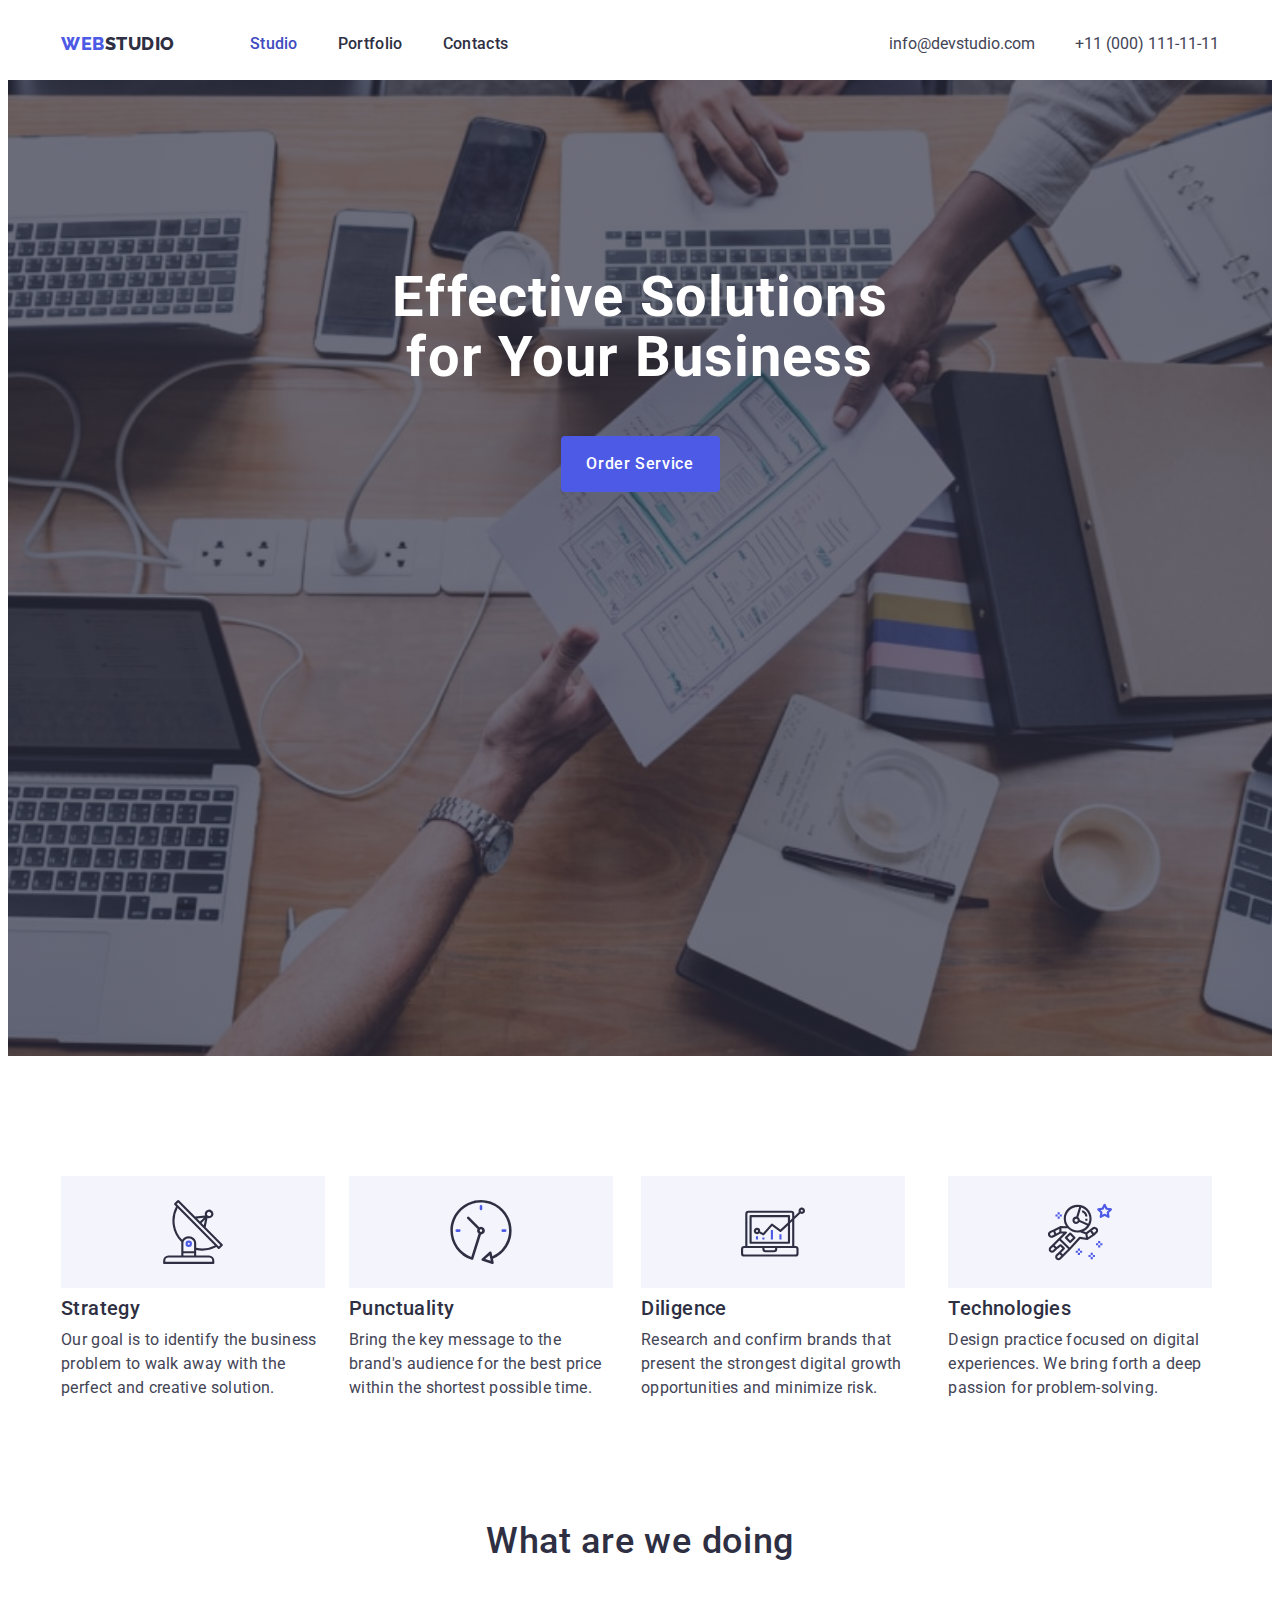
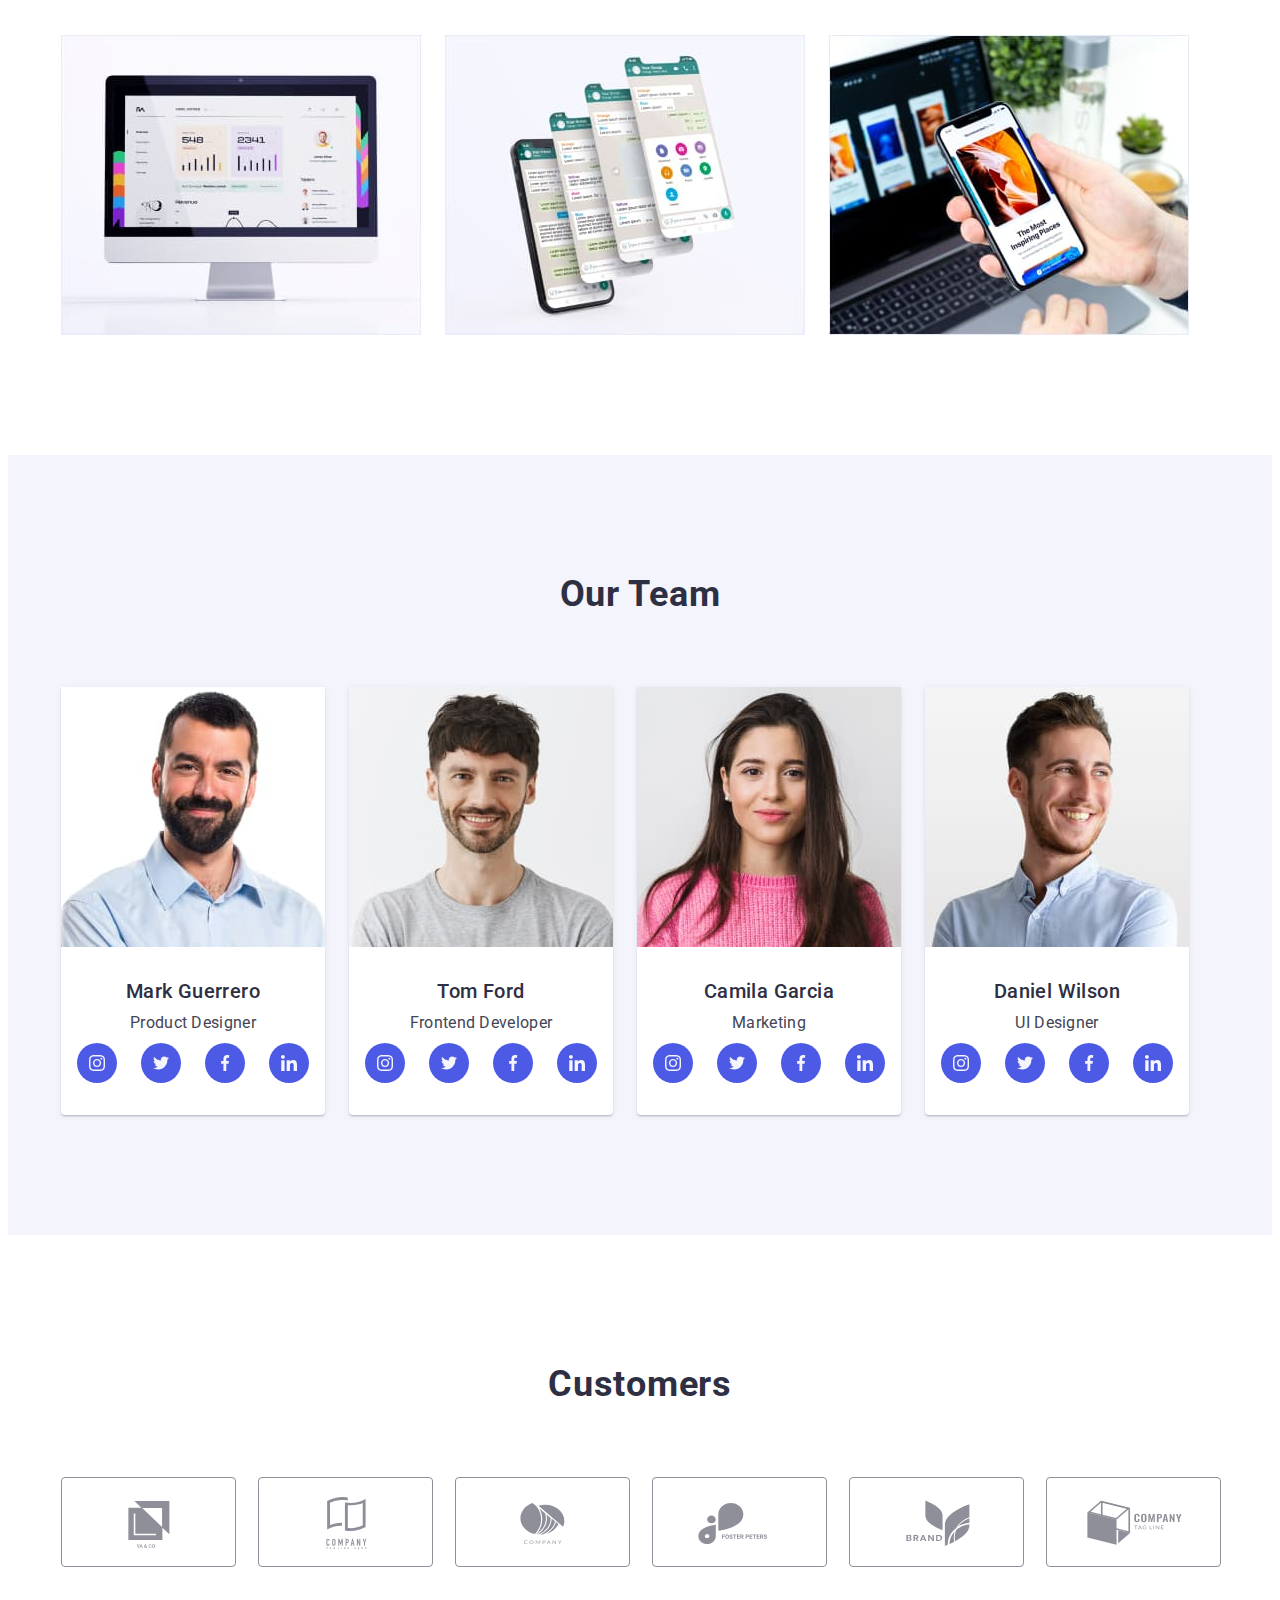
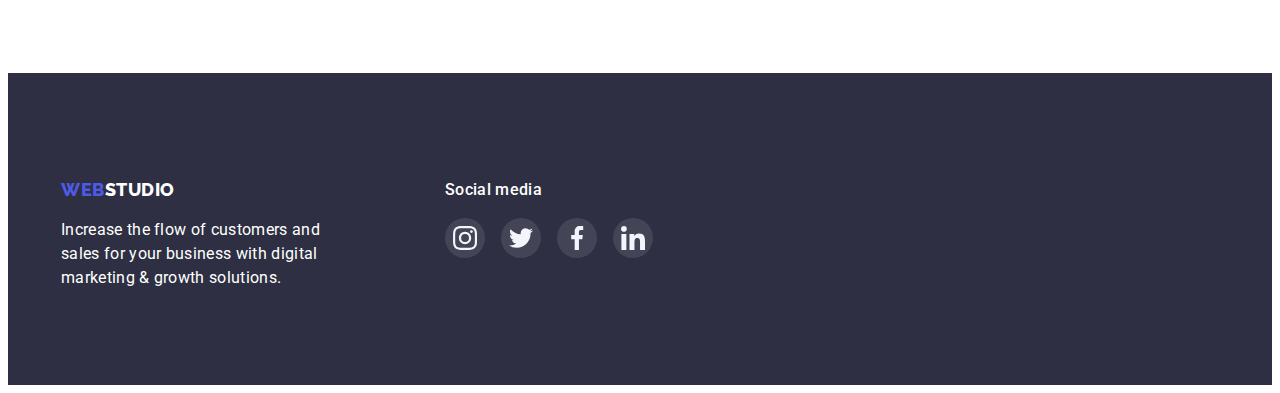
<file: index.html>
<!DOCTYPE html>
<html lang="en">

<head>
    <meta charset="UTF-8">
    <meta http-equiv="X-UA-Compatible" content="IE=edge">
    <meta name="viewport" content="width=device-width, initial-scale=1.0">
    <title>Web Studio</title>
    <link
        href="https://fonts.googleapis.com/css2?family=Raleway:wght@800&family=Roboto:wght@400;500;700;900&display=swap"
        rel="stylesheet">
    <link href="https://cdnjs.cloudflare.com/ajax/libs/modern-normalize/1.1.0/modern-normalize.min.css" rel="stylesheet"
        integrity="sha512-wpPYUAdjBVSE4KJnH1VR1HeZfpl1ub8YT/NKx4PuQ5NmX2tKuGu6U/JRp5y+Y8XG2tV+wKQpNHVUX03MfMFn9Q=="
        crossorigin="anonymous" referrerpolicy="no-referrer" />
    <link rel="stylesheet" href="./styles/styles.css">
</head>

<body>
    <header class="header">
        <div class="container ">
            <nav class="header-nav">
                <a href="./index.html" class="logo link"><span class="colored-logo-part">Web</span><span
                        class="header-logo">Studio</span> </a>
                <ul class="nav-list list">
                    <li class="nav-item">
                        <a href="./index.html" class="nav-link link current">Studio</a>
                    </li>
                    <li class="nav-item">
                        <a href="./portfolio.html" class="nav-link link">Portfolio</a>
                    </li>
                    <li class="nav-item">
                        <a href="" class="nav-link link">Contacts</a>
                    </li>
                </ul>
            </nav>
            <address class="address">
                <ul class="address-list list">
                    <li class="address-item"><a href="mailto:info@devstudio.com"
                            class="address-link link address-mail">info@devstudio.com</a></li>
                    <li class="address-item"><a href="tel:+110001111111" class="address-link link address-tel">+11 (000)
                            111-11-11</a></li>
                </ul>
            </address>
        </div>
    </header>
    <main>
        <section class="hero">
            <div class="container">
                <h1 class="hero-title">Effective Solutions for Your Business</h1>
                <button type="button" class="hero-button button">Order Service</button>
            </div>
        </section>
        <section class="advantages">
            <div class="container">
                <h2 class="visually-hidden">Advantages</h2>
                <ul class="advantages-list list">
                    <li class="advantages-item">
                        <div class='advantages-wrap'>
                            <svg class="advantages-icon">
                                <use href="./images/icons.svg#icon-antenna" width="64" height="64"></use>
                            </svg>
                        </div>
                        <h3 class="advantages-title">Strategy</h3>
                        <p class="advantages-text">Our goal is to identify the business problem to walk away with the perfect and creative solution.</p>
                        
                    </li>
                    <li class="advantages-item">
                        <div class='advantages-wrap'>
                            <svg class="advantages-icon">
                                <use href="./images/icons.svg#icon-clock" width="64" height="64"></use>
                            </svg>
                        </div>
                        <h3 class="advantages-title">Punctuality</h3>
                        <p class="advantages-text">Bring the key message to the brand's audience for the best price
                            within the shortest possible time.</p>
                    </li>
                    <li class="advantages-item">
                        <div class='advantages-wrap'>
                            <svg class="advantages-icon">
                                <use href="./images/icons.svg#icon-diagram" width="64" height="64"></use>
                            </svg>
                        </div>
                        <h3 class="advantages-title">Diligence</h3>
                        <p class="advantages-text">Research and confirm brands that present the strongest digital growth
                            opportunities and minimize risk.</p>
                    </li>
                    <li class="advantages-item">
                        <div class='advantages-wrap'>
                            <svg class="advantages-icon">
                                <use href="./images/icons.svg#icon-astronaut" width="64" height="64"></use>
                            </svg>
                        </div>
                        <h3 class="advantages-title">Technologies</h3>
                        <p class="advantages-text">Design practice focused on digital experiences. We bring forth a deep
                            passion for problem-solving.</p>
                    </li>
                </ul>
            </div>
        </section>
        <section class="work">
            <div class="container">
                <h2 class="work-title">What are we doing</h2>
                <ul class="work-list list">
                    <li class="work-item">
                        <img src="./images/img1.jpg" alt="computer" width="360">
                    </li>
                    <li class="work-item">
                        <img src="./images/img2.jpg" alt="smartphone" width="360">
                    </li>
                    <li class="work-item">
                        <img src="./images/img3.jpg" alt="smartphone on desktop backgroung" width="360">
                    </li>
                </ul>
            </div>
        </section>
        <section class="team">
            <div class="container">
                <h2 class="team-title title">Our Team</h2>
                <ul class="team-list list">
                    <li class="team-item">
                        <img src="./images/member1.jpg" alt="team member 1" width="264">
                        <div>
                            <h3 class="secondary-title">Mark Guerrero</h3>
                            <p class="team-text">Product Designer</p>
                            <ul class="team-soc-list list">
                                <li class="team-soc-item">
                                    <a href="" class="team-soc-link link">
                                        <svg class="team-soc-icon" width="16px" height="16px">
                                            <use href="./images/icons.svg#icon-instagram"></use>
                                        </svg>
                                    </a>
                                </li>
                                <li class="team-soc-item">
                                    <a href="" class="team-soc-link link">
                                        <svg class="team-soc-icon" width="16px" height="16px">
                                            <use href="./images/icons.svg#icon-twitter"></use>
                                        </svg>
                                    </a>
                                </li>
                                <li class="team-soc-item">
                                    <a href="" class="team-soc-link link">
                                        <svg class="team-soc-icon" width="16px" height="16px">
                                            <use href="./images/icons.svg#icon-facebook"></use>
                                        </svg>
                                    </a>
                                </li>
                                <li class="team-soc-item">
                                    <a href="" class="team-soc-link link">
                                        <svg class="team-soc-icon" width="16px" height="16px">
                                            <use href="./images/icons.svg#icon-linkedin"></use>
                                        </svg>
                                    </a>
                                </li>
                            </ul>
                        </div>
                    </li>
                    <li class="team-item">
                        <img src="./images/member2.jpg" alt="team member 2" width="264">
                        <div>
                            <h3 class="secondary-title">Tom Ford</h3>
                            <p class="team-text">Frontend Developer</p>
                            <ul class="team-soc-list list">
                                <li class="team-soc-item">
                                    <a href="" class="team-soc-link link">
                                        <svg class="team-soc-icon" width="16px" height="16px">
                                            <use href="./images/icons.svg#icon-instagram"></use>
                                        </svg>
                                    </a>
                                </li>
                                <li class="team-soc-item">
                                    <a href="" class="team-soc-link link">
                                        <svg class="team-soc-icon" width="16px" height="16px">
                                            <use href="./images/icons.svg#icon-twitter"></use>
                                        </svg>
                                    </a>
                                </li>
                                <li class="team-soc-item">
                                    <a href="" class="team-soc-link link">
                                        <svg class="team-soc-icon" width="16px" height="16px">
                                            <use href="./images/icons.svg#icon-facebook"></use>
                                        </svg>
                                    </a>
                                </li>
                                <li class="team-soc-item">
                                    <a href="" class="team-soc-link link">
                                        <svg class="team-soc-icon" width="16px" height="16px">
                                            <use href="./images/icons.svg#icon-linkedin"></use>
                                        </svg>
                                    </a>
                                </li>
                            </ul>
                        </div>
                    </li>
                    <li class="team-item">
                        <img src="./images/member3.jpg" alt="team member 2" width="264">
                        <div>
                            <h3 class="secondary-title">Camila Garcia</h3>
                            <p class="team-text">Marketing</p>
                            <ul class="team-soc-list list">
                                <li class="team-soc-item">
                                    <a href="" class="team-soc-link link">
                                        <svg class="team-soc-icon" width="16px" height="16px">
                                            <use href="./images/icons.svg#icon-instagram"></use>
                                        </svg>
                                    </a>
                                </li>
                                <li class="team-soc-item">
                                    <a href="" class="team-soc-link link">
                                        <svg class="team-soc-icon" width="16px" height="16px">
                                            <use href="./images/icons.svg#icon-twitter"></use>
                                        </svg>
                                    </a>
                                </li>
                                <li class="team-soc-item">
                                    <a href="" class="team-soc-link link">
                                        <svg class="team-soc-icon" width="16px" height="16px">
                                            <use href="./images/icons.svg#icon-facebook"></use>
                                        </svg>
                                    </a>
                                </li>
                                <li class="team-soc-item">
                                    <a href="" class="team-soc-link link">
                                        <svg class="team-soc-icon" width="16px" height="16px">
                                            <use href="./images/icons.svg#icon-linkedin"></use>
                                        </svg>
                                    </a>
                                </li>
                            </ul>
                        </div>
                    </li>
                    <li class="team-item">
                        <img src="./images/member4.jpg" alt="team member 4" width="264">
                        <div>
                            <h3 class="secondary-title">Daniel Wilson</h3>
                            <p class="team-text">UI Designer</p>
                            <ul class="team-soc-list list">
                                <li class="team-soc-item">
                                    <a href="" class="team-soc-link link">
                                        <svg class="team-soc-icon" width="16px" height="16px">
                                            <use href="./images/icons.svg#icon-instagram"></use>
                                        </svg>
                                    </a>
                                </li>
                                <li class="team-soc-item">
                                    <a href="" class="team-soc-link link">
                                        <svg class="team-soc-icon" width="16px" height="16px">
                                            <use href="./images/icons.svg#icon-twitter"></use>
                                        </svg>
                                    </a>
                                </li>
                                <li class="team-soc-item">
                                    <a href="" class="team-soc-link link">
                                        <svg class="team-soc-icon" width="16px" height="16px">
                                            <use href="./images/icons.svg#icon-facebook"></use>
                                        </svg>
                                    </a>
                                </li>
                                <li class="team-soc-item">
                                    <a href="" class="team-soc-link link">
                                        <svg class="team-soc-icon" width="16px" height="16px">
                                            <use href="./images/icons.svg#icon-linkedin"></use>
                                        </svg>
                                    </a>
                                </li>
                            </ul>
                        </div>
                    </li>
                </ul>
            </div>
        </section>
        <section class="customers">
            <div class="container">
            <h2 class="customers-title">Customers</h2>
            <ul class="customers-list list">
                <li class="customers-item">
                    <a href="" class="customers-link link">
                        <svg class="customers-icon" width="104" height="56">
                            <use href="./images/icons.svg#icon-Logo1"></use>
                        </svg>
                    </a>
                </li>
                <li class="customers-item">
                    <a href="" class="customers-link link">
                        <svg class="customers-icon" width="104" height="56">
                            <use href="./images/icons.svg#icon-Logo2"></use>
                        </svg>
                    </a>
                </li>
                <li class="customers-item">
                    <a href="" class="customers-link link">
                        <svg class="customers-icon"width="104" height="56">
                            <use href="./images/icons.svg#icon-Logo3"></use>
                        </svg>
                    </a>
                </li>
                <li class="customers-item">
                    <a href="" class="customers-link link">
                        <svg class="customers-icon" width="104" height="56">
                            <use href="./images/icons.svg#icon-Logo4"></use>
                        </svg>
                    </a>
                </li>
                <li class="customers-item">
                    <a href="" class="customers-link link" >
                        <svg class="customers-icon" width="104" height="56">
                            <use href="./images/icons.svg#icon-Logo5"></use>
                        </svg>
                    </a>
                </li>
                <li class="customers-item">
                    <a href="" class="customers-link link">
                        <svg class="customers-icon" width="104" height="56">
                            <use href="./images/icons.svg#icon-Logo6"></use>
                        </svg>
                    </a>
                </li>
            </ul>
            </div>
        </section>
    </main>
    <footer class="footer">
        <div class="container">
            <div class="footer-info">
            <a href="./index.html" class="logo link"><span class="colored-logo-part">Web</span><span
                    class="footer-logo-part">Studio</span> </a>
            <p class="footer-text">Increase the flow of customers and sales for your business with digital marketing &
                growth solutions.</p>
            </div>
            <div>
            <p class="social-media-title">Social media</p>
            <ul class="social-media-list list">
                <li class="social-media-item ">
                    <a href="" class="social-media-link link">
                        <svg class="social-media-icon" width="24px" height="24px">
                            <use href="./images/icons.svg#icon-instagram"></use>
                        </svg>
                    </a>
                </li>
                <li class="social-media-item ">
                    <a href="" class="social-media-link link">
                        <svg class="social-media-icon" width="24px" height="24px">
                            <use href="./images/icons.svg#icon-twitter"></use>
                        </svg>
                    </a>
                </li>
                <li class="social-media-item ">
                    <a href="" class="social-media-link link">
                        <svg class="social-media-icon" width="24px" height="24px">
                            <use href="./images/icons.svg#icon-facebook"></use>
                        </svg>
                    </a>
                </li>
                <li class="social-media-item ">
                    <a href="" class="social-media-link link">
                        <svg class="social-media-icon" width="24px" height="24px">
                            <use href="./images/icons.svg#icon-linkedin"></use>
                        </svg>
                    </a>
                </li>
            </ul>
            </div>
        </div>
    </footer>
</body>

</html>
</file>
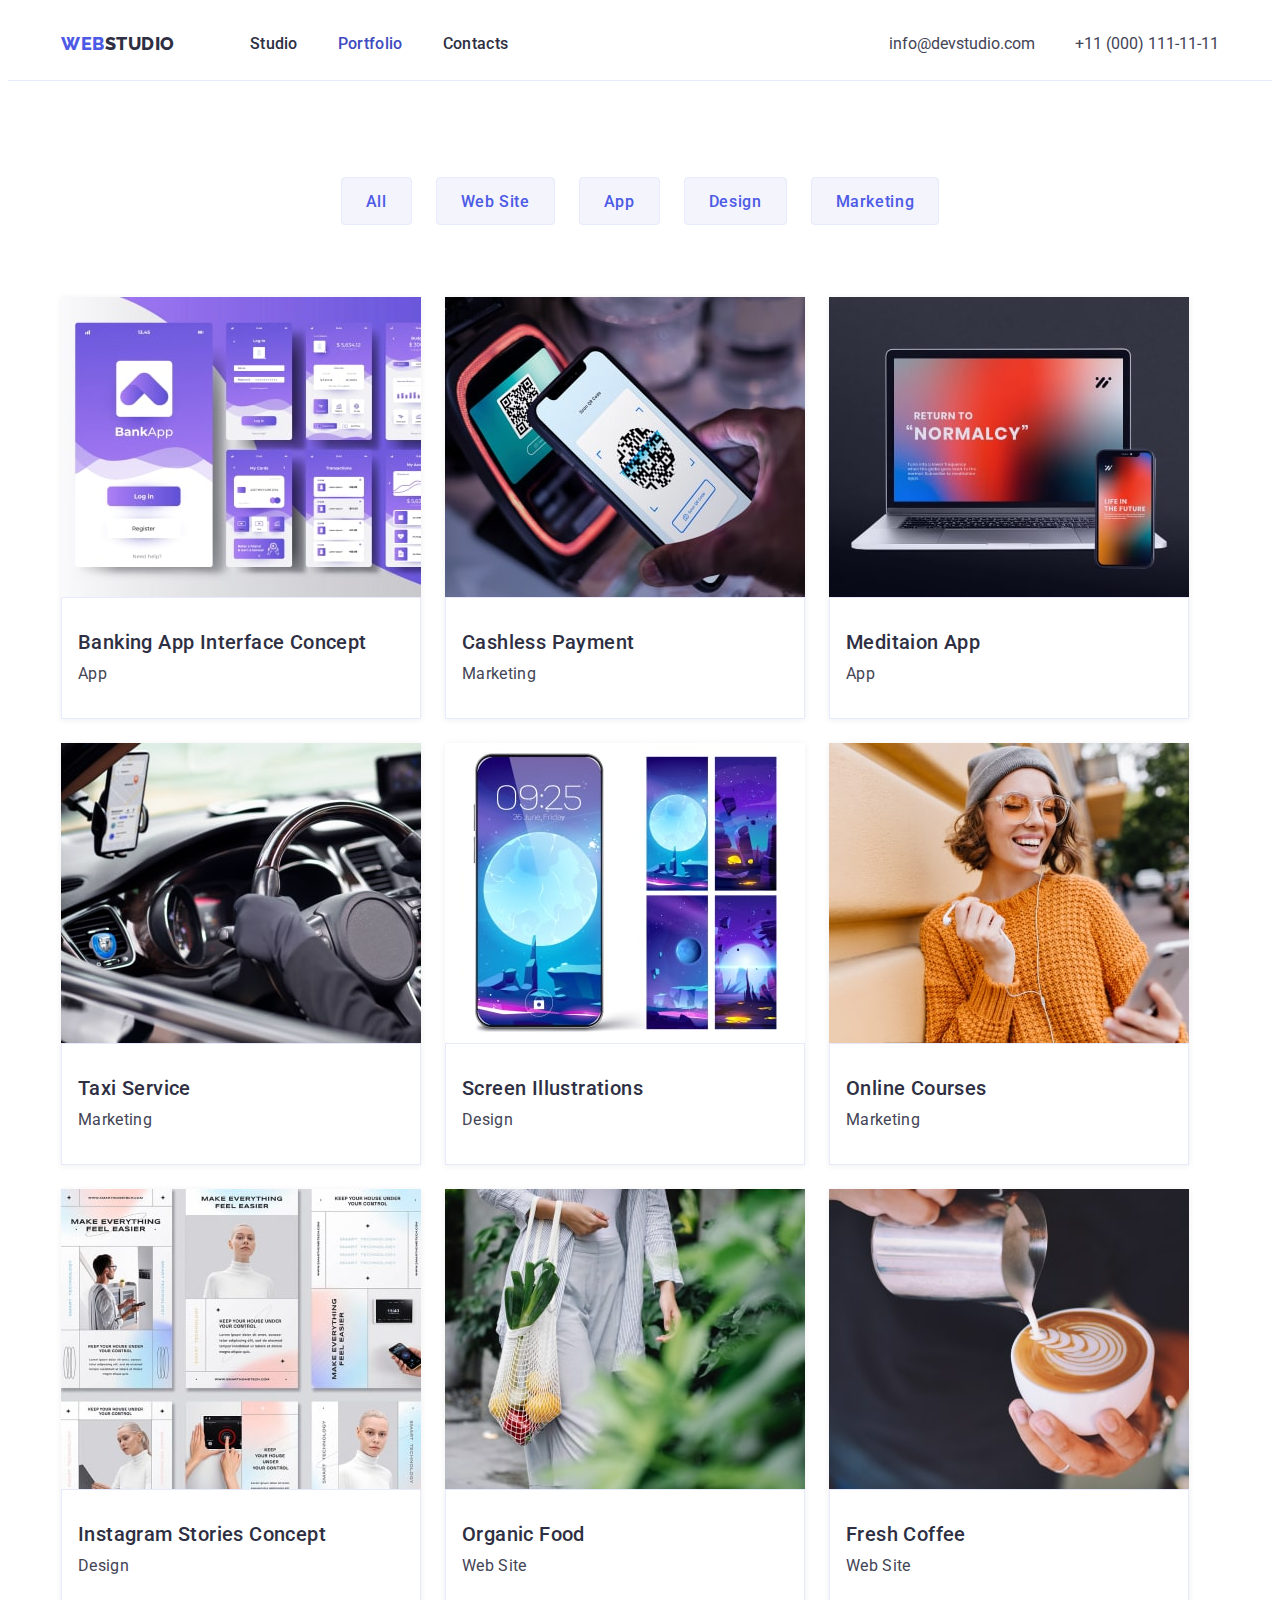
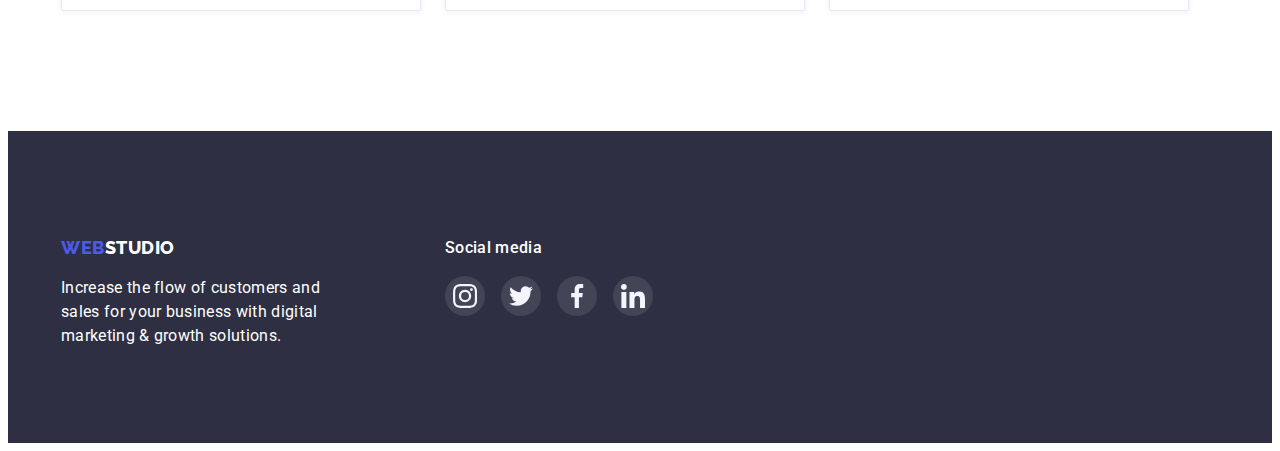
<file: portfolio.html>
<!DOCTYPE html>
<html lang="en">

<head>
    <meta charset="UTF-8">
    <meta http-equiv="X-UA-Compatible" content="IE=edge">
    <meta name="viewport" content="width=device-width, initial-scale=1.0">
    <title>Portfolio</title>
    <link
        href="https://fonts.googleapis.com/css2?family=Raleway:wght@800&family=Roboto:wght@400;500;700;900&display=swap"
        rel="stylesheet">
    <link href="https://cdnjs.cloudflare.com/ajax/libs/modern-normalize/1.1.0/modern-normalize.min.css" rel="stylesheet"
        integrity="sha512-wpPYUAdjBVSE4KJnH1VR1HeZfpl1ub8YT/NKx4PuQ5NmX2tKuGu6U/JRp5y+Y8XG2tV+wKQpNHVUX03MfMFn9Q=="
        crossorigin="anonymous" referrerpolicy="no-referrer" />
    <link rel="stylesheet" href="./styles/styles.css">
</head>

<body>
    <header class="portfolio-header header">
        <div class="container ">
            <nav class="header-nav">
                <a href="./index.html" class="logo link"><span class="colored-logo-part">Web</span><span
                        class="header-logo">Studio</span> </a>
                <ul class="nav-list list">
                    <li class="nav-item">
                        <a href="./index.html" class="nav-link link">Studio</a>
                    </li>
                    <li class="nav-item">
                        <a href="./portfolio.html" class="nav-link link current">Portfolio</a>
                    </li>
                    <li class="nav-item">
                        <a href="" class="nav-link link">Contacts</a>
                    </li>
                </ul>
            </nav>
            <address class="address">
                <ul class="address-list list">
                    <li class="address-item"><a href="mailto:info@devstudio.com"
                            class="address-link link address-mail">info@devstudio.com</a></li>
                    <li class="address-item"><a href="tel:+110001111111" class="address-link link address-tel">+11 (000)
                            111-11-11</a></li>
                </ul>
            </address>
        </div>
    </header>
    <main>
        <section class="gallery">
            <div class="container">
                <h1 class="visually-hidden">Gallery</h1>
                <ul class="buttons-list list">
                    <li class="button-item"><button type="button" class="gallery-button">All</button></li>
                    <li class="button-item"><button type="button" class="gallery-button">Web Site</button></li>
                    <li class="button-item"><button type="button" class="gallery-button">App</button></li>
                    <li class="button-item"><button type="button" class="gallery-button">Design</button></li>
                    <li class="button-item"><button type="button" class="gallery-button">Marketing</button></li>
                </ul>
                <ul class="gallery-list list">
                    <li class="gallery-item">
                        <a class="gallery-link link" href="">
                            <img src="./images/banking.jpeg" alt="banking app" width="360">
                            <div class="gallery-info">
                                <h2 class="gallery-title">Banking App Interface Concept</h2>
                                <p class="gallery-text">App</p>
                            </div>
                        </a>
                    </li>
                    <li class="gallery-item">
                        <a class="gallery-link link" href="">
                            <img src="./images/payment.jpeg" alt="cashless payment" width="360">
                            <div class="gallery-info">
                                <h2 class="gallery-title">Cashless Payment</h2>
                                <p class="gallery-text">Marketing</p>
                            </div>
                        </a>
                    </li>
                    <li class="gallery-item">
                        <a class="gallery-link link" href="">
                            <img src="./images/meditation.jpeg" alt="meditation app" width="360">
                            <div class="gallery-info">
                                <h2 class="gallery-title">Meditaion App</h2>
                                <p class="gallery-text">App</p>
                            </div>
                        </a>
                    </li>
                    <li class="gallery-item">
                        <a class="gallery-link link" href="">
                            <img src="./images/taxi.jpeg" alt="taxi service" width="360">
                            <div class="gallery-info">
                                <h2 class="gallery-title">Taxi Service</h2>
                                <p class="gallery-text">Marketing</p>
                            </div>
                        </a>
                    </li>
                    <li class="gallery-item">
                        <a class="gallery-ink link" href="">
                            <img src="./images/screen.jpeg" alt="phone screen" width="360">
                            <div class="gallery-info">
                                <h2 class="gallery-title">Screen Illustrations</h2>
                                <p class="gallery-text">Design</p>
                            </div>
                        </a>
                    </li>
                    <li class="gallery-item">
                        <a class="gallery-link link" href="">
                            <img src="./images/courses.jpeg" alt="girl with a phone in her hand" width="360">
                            <div class="gallery-info">
                                <h2 class="gallery-title">Online Courses</h2>
                                <p class="gallery-text">Marketing</p>
                            </div>
                        </a>
                    </li>
                    <li class="gallery-item">
                        <a class="gallery-link link" href="">
                            <img src="./images/instastories.jpeg" alt="instagram stories concept" width="360">
                            <div class="gallery-info">
                                <h2 class="gallery-title">Instagram Stories Concept</h2>
                                <p class="gallery-text">Design</p>
                            </div>
                        </a>
                    </li>
                    <li class="gallery-item">
                        <a class="gallery-link link" href="">
                            <img src="./images/food.jpeg" alt="organic food" width="360">
                            <div class="gallery-info">
                                <h2 class="gallery-title">Organic Food</h2>
                                <p class="gallery-text">Web Site</p>
                            </div>
                        </a>
                    </li>
                    <li class="gallery-item">
                        <a class="gallery-link link" href="">
                            <img src="./images/coffee.jpeg" alt="cup of fresh coffee" width="360">
                            <div class="gallery-info">
                                <h2 class="gallery-title">Fresh Coffee</h2>
                                <p class="gallery-text">Web Site</p>
                            </div>
                        </a>
                    </li>
                </ul>
            </div>
        </section>
    </main>
    <footer class="footer">
        <div class="container">
            <div class="footer-info">
            <a href="./index.html" class="logo link"><span class="colored-logo-part">Web</span><span
                    class="footer-logo-part">Studio</span> </a>
            <p class="footer-text">Increase the flow of customers and sales for your business with digital marketing &
                growth solutions.</p>
            </div>
            <div>
            <p class="social-media-title">Social media</p>
            <ul class="social-media-list list">
                <li class="social-media-item ">
                    <a href="" class="social-media-link link">
                        <svg class="social-media-icon" width="24px" height="24px">
                            <use href="./images/icons.svg#icon-instagram"></use>
                        </svg>
                    </a>
                </li>
                <li class="social-media-item ">
                    <a href="" class="social-media-link link">
                        <svg class="social-media-icon" width="24px" height="24px">
                            <use href="./images/icons.svg#icon-twitter"></use>
                        </svg>
                    </a>
                </li>
                <li class="social-media-item ">
                    <a href="" class="social-media-link link">
                        <svg class="social-media-icon" width="24px" height="24px">
                            <use href="./images/icons.svg#icon-facebook"></use>
                        </svg>
                    </a>
                </li>
                <li class="social-media-item ">
                    <a href="" class="social-media-link link">
                        <svg class="social-media-icon" width="24px" height="24px">
                            <use href="./images/icons.svg#icon-linkedin"></use>
                        </svg>
                    </a>
                </li>
            </ul>
            </div>
        </div>
    </footer>
</body>

</html>
</file>
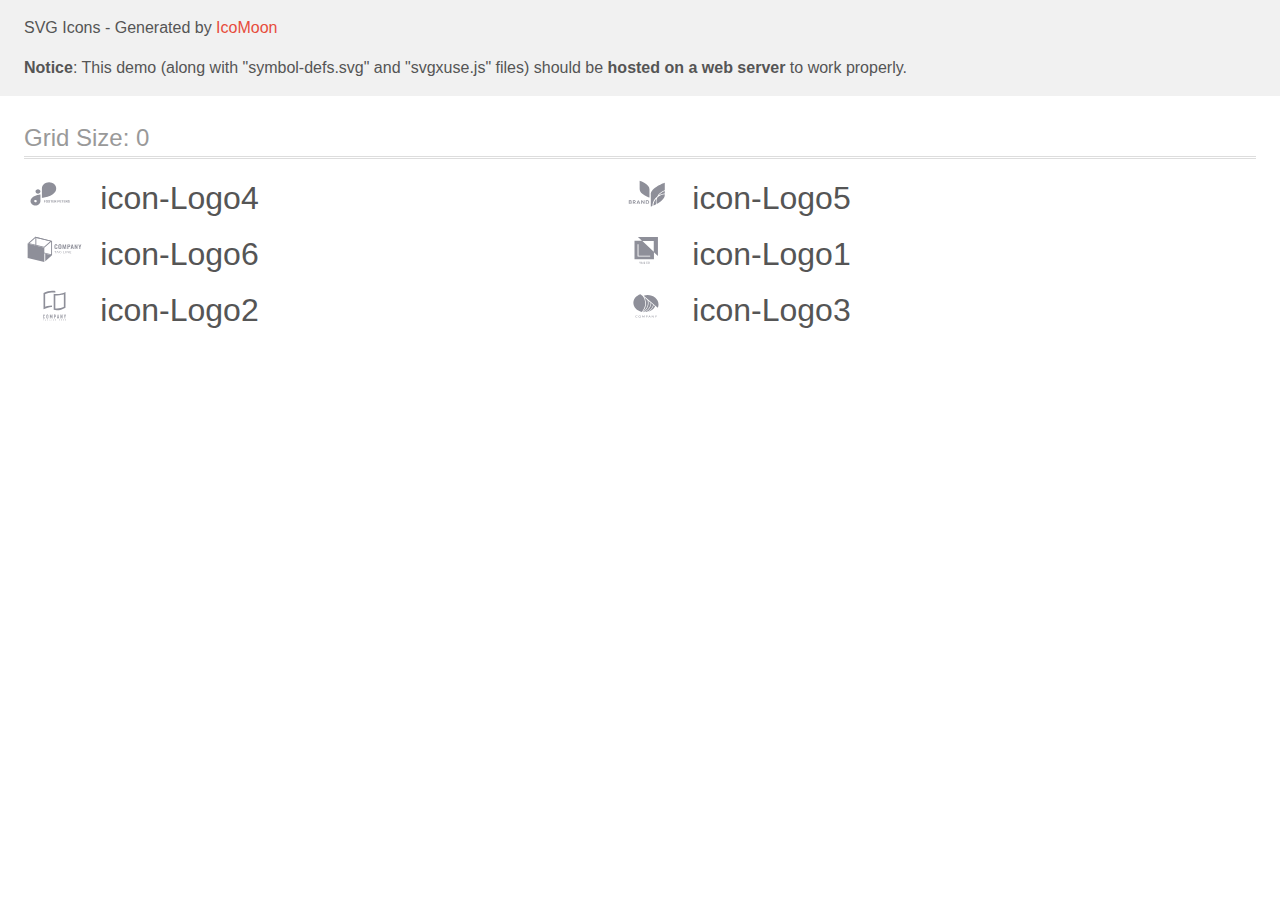
<file: images/icomoon (1)/demo-external-svg.html>
<!doctype html>
<html>
<head>
    <title>IcoMoon - SVG Icons</title>
    <meta charset="utf-8">
    <meta name="viewport" content="width=device-width, initial-scale=1">
    <link rel="stylesheet" href="demo-files/demo.css">
    <link rel="stylesheet" href="style.css">
</head>
<body>
<header class="bgc1 clearfix">
<div class="mhl">
    <p>SVG Icons - Generated by <a href="https://icomoon.io/app">IcoMoon</a></p><p><strong>Notice</strong>: This demo (along with "symbol-defs.svg" and "svgxuse.js" files) should be <b>hosted on a web server</b> to work properly.</p>
</div>
</header>
    <div class="clearfix mhl ptl">
        <h1 class="mvm mtn fgc1">Grid Size: 0</h1>
        <div class="glyph fs1">
            <div class="clearfix pbs">
                <svg class="icon icon-Logo4"><use xlink:href="symbol-defs.svg#icon-Logo4"></use></svg><span class="name"> icon-Logo4</span>
            </div>
        </div>
        <div class="glyph fs1">
            <div class="clearfix pbs">
                <svg class="icon icon-Logo5"><use xlink:href="symbol-defs.svg#icon-Logo5"></use></svg><span class="name"> icon-Logo5</span>
            </div>
        </div>
        <div class="glyph fs1">
            <div class="clearfix pbs">
                <svg class="icon icon-Logo6"><use xlink:href="symbol-defs.svg#icon-Logo6"></use></svg><span class="name"> icon-Logo6</span>
            </div>
        </div>
        <div class="glyph fs1">
            <div class="clearfix pbs">
                <svg class="icon icon-Logo1"><use xlink:href="symbol-defs.svg#icon-Logo1"></use></svg><span class="name"> icon-Logo1</span>
            </div>
        </div>
        <div class="glyph fs1">
            <div class="clearfix pbs">
                <svg class="icon icon-Logo2"><use xlink:href="symbol-defs.svg#icon-Logo2"></use></svg><span class="name"> icon-Logo2</span>
            </div>
        </div>
        <div class="glyph fs1">
            <div class="clearfix pbs">
                <svg class="icon icon-Logo3"><use xlink:href="symbol-defs.svg#icon-Logo3"></use></svg><span class="name"> icon-Logo3</span>
            </div>
        </div>
  </div>
<script defer src="svgxuse.js"></script>
</body>
</html>
</file>
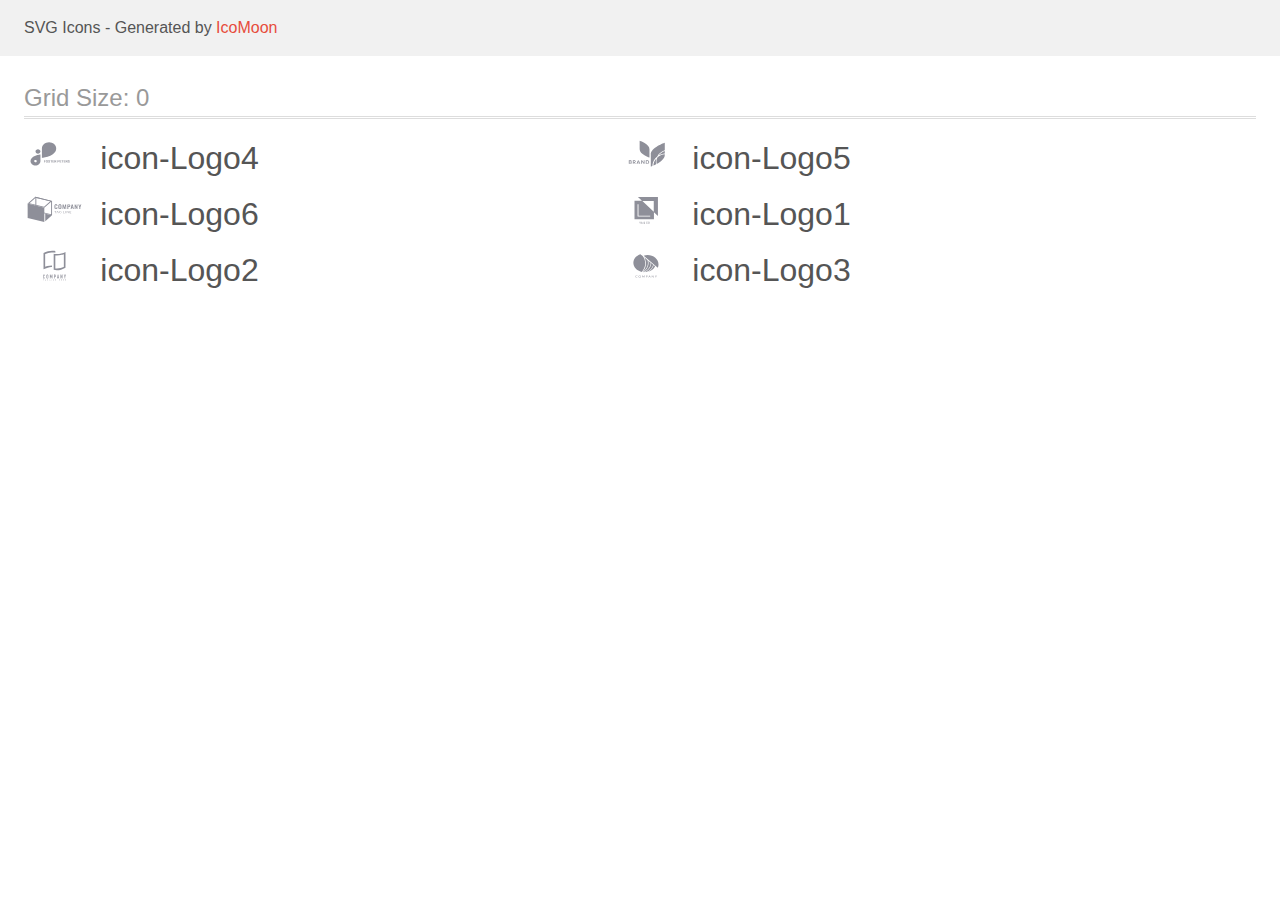
<file: images/icomoon (1)/demo.html>
<!doctype html>
<html>
<head>
    <title>IcoMoon - SVG Icons</title>
    <meta charset="utf-8">
    <meta name="viewport" content="width=device-width, initial-scale=1">
    <link rel="stylesheet" href="demo-files/demo.css">
    <link rel="stylesheet" href="style.css">
</head>
<body>
<svg aria-hidden="true" style="position: absolute; width: 0; height: 0; overflow: hidden;" version="1.1" xmlns="http://www.w3.org/2000/svg" xmlns:xlink="http://www.w3.org/1999/xlink">
<defs>
<symbol id="icon-Logo4" viewBox="0 0 59 32">
<path fill="#8e8f99" style="fill: var(--color1, #8e8f99)" d="M13.759 12.296h-0.002c-1.363 0-2.468 0.996-2.468 2.225v0.002c0 1.229 1.105 2.225 2.468 2.225h0.002c1.363 0 2.468-0.996 2.468-2.225v-0.002c0-1.229-1.105-2.225-2.468-2.225z"></path>
<path fill="#8e8f99" style="fill: var(--color1, #8e8f99)" d="M31.978 11.585c-0.004-1.707-0.758-3.343-2.096-4.551s-3.153-1.887-5.047-1.891v0c-1.894 0.003-3.709 0.683-5.049 1.89s-2.094 2.844-2.098 4.552v9.414c0 0 14.288-1.435 14.289-9.412v-0.001z"></path>
<path fill="#8e8f99" style="fill: var(--color1, #8e8f99)" d="M6.286 24.088c0.003 1.188 0.528 2.326 1.46 3.166s2.194 1.314 3.511 1.317c1.317-0.003 2.579-0.477 3.511-1.317s1.456-1.978 1.46-3.165v-6.55c0 0-9.942 0.999-9.942 6.549zM11.257 25.262c-0.258 0-0.509-0.069-0.723-0.198s-0.381-0.312-0.479-0.527-0.124-0.45-0.074-0.678c0.050-0.228 0.174-0.437 0.356-0.601s0.414-0.276 0.666-0.321c0.252-0.045 0.514-0.022 0.752 0.067s0.441 0.239 0.584 0.432c0.143 0.193 0.219 0.42 0.219 0.652 0.001 0.154-0.033 0.308-0.098 0.451s-0.161 0.273-0.282 0.382c-0.121 0.109-0.265 0.196-0.423 0.256s-0.328 0.090-0.499 0.090v-0.004z"></path>
<path fill="#8e8f99" style="fill: var(--color1, #8e8f99)" d="M20.348 23.151v2.438h-0.502v-2.438h0.502zM21.319 24.193v0.392h-1.108v-0.392h1.108zM21.436 23.151v0.393h-1.225v-0.393h1.225zM23.73 24.313v0.116c0 0.185-0.025 0.352-0.075 0.499s-0.121 0.273-0.213 0.377c-0.091 0.103-0.201 0.181-0.328 0.236-0.126 0.055-0.266 0.082-0.42 0.082-0.153 0-0.293-0.027-0.42-0.082-0.126-0.055-0.235-0.133-0.328-0.236-0.093-0.104-0.165-0.229-0.216-0.377-0.050-0.147-0.075-0.314-0.075-0.499v-0.116c0-0.186 0.025-0.353 0.075-0.499 0.050-0.147 0.121-0.273 0.213-0.377 0.093-0.104 0.202-0.183 0.328-0.238 0.127-0.055 0.267-0.082 0.42-0.082 0.154 0 0.294 0.027 0.42 0.082 0.127 0.055 0.237 0.134 0.328 0.238 0.093 0.104 0.164 0.229 0.214 0.377 0.051 0.146 0.077 0.312 0.077 0.499zM23.222 24.429v-0.119c0-0.13-0.012-0.243-0.035-0.342s-0.058-0.181-0.104-0.248-0.102-0.117-0.167-0.151c-0.066-0.035-0.141-0.052-0.226-0.052s-0.16 0.017-0.226 0.052c-0.065 0.034-0.12 0.084-0.166 0.151-0.045 0.067-0.079 0.15-0.102 0.248s-0.035 0.212-0.035 0.342v0.119c0 0.128 0.012 0.242 0.035 0.341 0.023 0.098 0.058 0.181 0.104 0.249 0.046 0.067 0.102 0.118 0.167 0.152s0.141 0.052 0.226 0.052c0.085 0 0.16-0.017 0.226-0.052s0.121-0.085 0.166-0.152c0.045-0.068 0.079-0.151 0.102-0.249 0.023-0.099 0.035-0.213 0.035-0.341zM25.36 24.951c0-0.044-0.007-0.083-0.020-0.117-0.012-0.036-0.036-0.068-0.070-0.097-0.035-0.030-0.083-0.060-0.146-0.089s-0.143-0.059-0.243-0.090c-0.11-0.036-0.215-0.076-0.315-0.121-0.098-0.045-0.185-0.096-0.261-0.156-0.075-0.060-0.134-0.13-0.177-0.209-0.042-0.079-0.064-0.171-0.064-0.276 0-0.102 0.022-0.194 0.067-0.276 0.045-0.084 0.107-0.155 0.188-0.214 0.080-0.060 0.175-0.107 0.285-0.139 0.11-0.032 0.232-0.049 0.363-0.049 0.18 0 0.337 0.032 0.47 0.097s0.238 0.154 0.311 0.266c0.075 0.113 0.112 0.242 0.112 0.387h-0.499c0-0.071-0.015-0.134-0.045-0.188-0.029-0.055-0.074-0.098-0.134-0.129-0.059-0.031-0.134-0.047-0.224-0.047-0.087 0-0.16 0.013-0.218 0.040-0.058 0.026-0.102 0.061-0.131 0.105-0.029 0.044-0.044 0.093-0.044 0.147 0 0.041 0.010 0.079 0.030 0.112 0.021 0.034 0.052 0.065 0.094 0.094s0.092 0.056 0.152 0.082c0.060 0.026 0.13 0.051 0.209 0.075 0.133 0.040 0.249 0.085 0.35 0.136 0.102 0.050 0.186 0.107 0.254 0.169s0.119 0.133 0.154 0.213c0.035 0.079 0.052 0.169 0.052 0.27 0 0.106-0.021 0.201-0.062 0.285s-0.101 0.155-0.179 0.213c-0.078 0.058-0.171 0.102-0.28 0.132s-0.229 0.045-0.363 0.045c-0.12 0-0.239-0.016-0.357-0.047-0.117-0.032-0.224-0.081-0.32-0.146-0.095-0.065-0.171-0.147-0.228-0.248s-0.085-0.219-0.085-0.357h0.504c0 0.076 0.012 0.14 0.035 0.192s0.056 0.095 0.099 0.127c0.044 0.032 0.095 0.056 0.154 0.070 0.060 0.015 0.126 0.022 0.198 0.022 0.087 0 0.158-0.012 0.214-0.037 0.057-0.025 0.099-0.059 0.126-0.102 0.028-0.044 0.042-0.093 0.042-0.147zM27.294 23.151v2.438h-0.501v-2.438h0.501zM28.044 23.151v0.393h-1.989v-0.393h1.989zM29.966 25.197v0.392h-1.297v-0.392h1.297zM28.832 23.151v2.438h-0.502v-2.438h0.502zM29.797 24.144v0.382h-1.128v-0.382h1.128zM29.964 23.151v0.393h-1.296v-0.393h1.296zM30.259 23.151h0.909c0.186 0 0.346 0.028 0.48 0.084 0.135 0.056 0.239 0.138 0.311 0.248s0.109 0.244 0.109 0.403c0 0.131-0.022 0.243-0.067 0.337-0.044 0.093-0.105 0.17-0.186 0.233-0.079 0.061-0.172 0.11-0.28 0.147l-0.159 0.084h-0.79l-0.003-0.392h0.588c0.088 0 0.161-0.016 0.219-0.047s0.102-0.075 0.131-0.131c0.030-0.056 0.045-0.12 0.045-0.194 0-0.078-0.015-0.146-0.044-0.203s-0.073-0.1-0.132-0.131-0.133-0.045-0.223-0.045h-0.407v2.044h-0.502v-2.438zM31.621 25.589l-0.556-1.086 0.531-0.003 0.562 1.066v0.023h-0.537zM34.258 24.72h-0.621v-0.392h0.621c0.096 0 0.174-0.016 0.234-0.047 0.060-0.032 0.104-0.077 0.132-0.134s0.042-0.121 0.042-0.192c0-0.073-0.014-0.14-0.042-0.203s-0.072-0.113-0.132-0.151-0.138-0.057-0.234-0.057h-0.447v2.044h-0.502v-2.438h0.949c0.191 0 0.354 0.035 0.49 0.104 0.137 0.068 0.242 0.162 0.315 0.283s0.109 0.258 0.109 0.413c0 0.157-0.036 0.294-0.109 0.408s-0.177 0.204-0.315 0.266c-0.136 0.062-0.3 0.094-0.49 0.094zM37.154 25.197v0.392h-1.297v-0.392h1.297zM36.021 23.151v2.438h-0.502v-2.438h0.502zM36.985 24.144v0.382h-1.128v-0.382h1.128zM37.153 23.151v0.393h-1.296v-0.393h1.296zM38.571 23.151v2.438h-0.501v-2.438h0.501zM39.321 23.151v0.393h-1.989v-0.393h1.989zM41.242 25.197v0.392h-1.297v-0.392h1.297zM40.109 23.151v2.438h-0.502v-2.438h0.502zM41.073 24.144v0.382h-1.128v-0.382h1.128zM41.241 23.151v0.393h-1.296v-0.393h1.296zM41.535 23.151h0.909c0.186 0 0.347 0.028 0.48 0.084 0.135 0.056 0.239 0.138 0.311 0.248s0.109 0.244 0.109 0.403c0 0.131-0.022 0.243-0.067 0.337-0.044 0.093-0.105 0.17-0.186 0.233-0.079 0.061-0.172 0.11-0.28 0.147l-0.159 0.084h-0.79l-0.003-0.392h0.588c0.088 0 0.161-0.016 0.219-0.047s0.102-0.075 0.131-0.131c0.030-0.056 0.045-0.12 0.045-0.194 0-0.078-0.014-0.146-0.044-0.203s-0.073-0.1-0.132-0.131c-0.059-0.030-0.133-0.045-0.223-0.045h-0.407v2.044h-0.502v-2.438zM42.898 25.589l-0.556-1.086 0.531-0.003 0.563 1.066v0.023h-0.537zM45.001 24.951c0-0.044-0.007-0.083-0.020-0.117-0.012-0.036-0.036-0.068-0.070-0.097-0.035-0.030-0.083-0.060-0.146-0.089s-0.143-0.059-0.243-0.090c-0.111-0.036-0.215-0.076-0.315-0.121-0.098-0.045-0.185-0.096-0.261-0.156-0.075-0.060-0.134-0.13-0.178-0.209-0.042-0.079-0.064-0.171-0.064-0.276 0-0.102 0.022-0.194 0.067-0.276 0.045-0.084 0.107-0.155 0.188-0.214 0.080-0.060 0.175-0.107 0.285-0.139 0.111-0.032 0.232-0.049 0.363-0.049 0.18 0 0.337 0.032 0.47 0.097s0.238 0.154 0.311 0.266c0.075 0.113 0.112 0.242 0.112 0.387h-0.499c0-0.071-0.015-0.134-0.045-0.188-0.029-0.055-0.074-0.098-0.134-0.129-0.059-0.031-0.134-0.047-0.224-0.047-0.087 0-0.16 0.013-0.218 0.040-0.058 0.026-0.102 0.061-0.131 0.105-0.029 0.044-0.044 0.093-0.044 0.147 0 0.041 0.010 0.079 0.030 0.112 0.021 0.034 0.052 0.065 0.094 0.094s0.092 0.056 0.152 0.082c0.060 0.026 0.13 0.051 0.209 0.075 0.133 0.040 0.249 0.085 0.35 0.136 0.102 0.050 0.186 0.107 0.254 0.169s0.119 0.133 0.154 0.213c0.035 0.079 0.052 0.169 0.052 0.27 0 0.106-0.021 0.201-0.062 0.285s-0.101 0.155-0.179 0.213c-0.078 0.058-0.171 0.102-0.28 0.132s-0.229 0.045-0.363 0.045c-0.12 0-0.239-0.016-0.357-0.047-0.117-0.032-0.224-0.081-0.32-0.146-0.095-0.065-0.171-0.147-0.228-0.248s-0.085-0.219-0.085-0.357h0.504c0 0.076 0.012 0.14 0.035 0.192s0.056 0.095 0.099 0.127c0.044 0.032 0.095 0.056 0.154 0.070 0.060 0.015 0.126 0.022 0.198 0.022 0.087 0 0.158-0.012 0.214-0.037 0.057-0.025 0.099-0.059 0.126-0.102 0.028-0.044 0.042-0.093 0.042-0.147z"></path>
</symbol>
<symbol id="icon-Logo5" viewBox="0 0 59 32">
<path fill="#8e8f99" style="fill: var(--color1, #8e8f99)" d="M15.31 25.356c0.14 0.156 0.215 0.352 0.211 0.553 0.007 0.131-0.019 0.262-0.075 0.383s-0.143 0.229-0.252 0.316c-0.273 0.185-0.61 0.276-0.951 0.255h-1.671v-3.504h1.637c0.323-0.019 0.644 0.063 0.907 0.233 0.106 0.080 0.189 0.18 0.245 0.294s0.080 0.238 0.073 0.361c0.010 0.193-0.058 0.383-0.19 0.536-0.127 0.139-0.303 0.236-0.498 0.274 0.222 0.036 0.422 0.143 0.565 0.3zM13.349 24.827h0.7c0.159 0.011 0.317-0.031 0.445-0.116 0.053-0.043 0.093-0.096 0.12-0.155s0.037-0.123 0.031-0.187c0.005-0.063-0.006-0.127-0.031-0.186s-0.066-0.113-0.117-0.156c-0.132-0.088-0.295-0.13-0.458-0.118h-0.688v0.919zM14.562 26.171c0.056-0.044 0.1-0.099 0.129-0.161s0.041-0.129 0.036-0.195c0.004-0.068-0.009-0.135-0.038-0.198s-0.074-0.118-0.131-0.162c-0.137-0.091-0.305-0.136-0.475-0.127h-0.734v0.964h0.744c0.167 0.009 0.333-0.034 0.47-0.122z"></path>
<path fill="#8e8f99" style="fill: var(--color1, #8e8f99)" d="M18.656 26.862l-0.911-1.369h-0.342v1.369h-0.783v-3.504h1.483c0.374-0.023 0.744 0.083 1.033 0.298 0.207 0.19 0.332 0.441 0.353 0.707s-0.066 0.529-0.242 0.743c-0.183 0.189-0.433 0.314-0.707 0.356l0.97 1.4h-0.852zM17.403 25.015h0.641c0.445 0 0.667-0.177 0.667-0.531 0.005-0.072-0.008-0.145-0.036-0.212s-0.072-0.13-0.128-0.181c-0.141-0.105-0.322-0.156-0.504-0.142h-0.648l0.008 1.067z"></path>
<path fill="#8e8f99" style="fill: var(--color1, #8e8f99)" d="M22.939 26.157h-1.561l-0.276 0.705h-0.821l1.434-3.465h0.888l1.428 3.465h-0.822l-0.27-0.705zM22.73 25.627l-0.57-1.479-0.57 1.479h1.141z"></path>
<path fill="#8e8f99" style="fill: var(--color1, #8e8f99)" d="M28.299 26.863h-0.778l-1.744-2.383v2.383h-0.776v-3.504h0.776l1.744 2.397v-2.397h0.778v3.504z"></path>
<path fill="#8e8f99" style="fill: var(--color1, #8e8f99)" d="M32.737 26.024c-0.161 0.265-0.406 0.48-0.704 0.618-0.338 0.154-0.714 0.23-1.093 0.221h-1.384v-3.504h1.384c0.378-0.009 0.754 0.065 1.093 0.216 0.298 0.135 0.543 0.348 0.704 0.611 0.16 0.285 0.243 0.6 0.243 0.919s-0.083 0.634-0.243 0.919zM31.847 25.94c0.222-0.233 0.344-0.529 0.344-0.836s-0.122-0.603-0.344-0.836c-0.268-0.211-0.618-0.318-0.974-0.298h-0.54v2.268h0.54c0.355 0.020 0.705-0.087 0.974-0.298z"></path>
<path fill="#8e8f99" style="fill: var(--color1, #8e8f99)" d="M23.425 3.867c0 0 10.038 3.412 9.825 8.349v8.351c0 0-10.031-3.413-9.821-8.351l-0.004-8.349z"></path>
<path fill="#8e8f99" style="fill: var(--color1, #8e8f99)" d="M42.194 18.611c1.896-1.175 4.089-1.902 6.378-2.116v-2.614c-2.638 0.915-4.875 2.575-6.378 4.73z"></path>
<path fill="#8e8f99" style="fill: var(--color1, #8e8f99)" d="M41.055 19.399c1.552-2.813 4.242-4.983 7.517-6.065v-7.532c0 0-14.296 4.86-13.993 11.891v11.889c0 0 0.637-0.217 1.639-0.625 0-0.38 0-0.764 0.046-1.149 0.296-3.264 2.020-6.289 4.792-8.409z"></path>
<path fill="#8e8f99" style="fill: var(--color1, #8e8f99)" d="M39.695 23.815c0.075-0.825 0.243-1.64 0.5-2.434-1.726 1.831-2.772 4.103-2.989 6.497-0.021 0.226-0.032 0.452-0.038 0.685 0.812-0.351 1.757-0.789 2.75-1.304-0.253-1.132-0.328-2.291-0.222-3.443z"></path>
<path fill="#8e8f99" style="fill: var(--color1, #8e8f99)" d="M40.264 23.858c-0.095 1.042-0.036 2.090 0.177 3.117 3.906-2.104 8.294-5.355 8.125-9.284v-0.342c-2.791 0.281-5.401 1.379-7.431 3.126-0.475 1.082-0.769 2.222-0.871 3.383z"></path>
</symbol>
<symbol id="icon-Logo6" viewBox="0 0 59 32">
<path fill="#8e8f99" style="fill: var(--color1, #8e8f99)" d="M30.588 15.682c-0.254-0.338-0.375-0.737-0.346-1.138v-1.65c0-0.506 0.115-0.89 0.344-1.153s0.624-0.394 1.183-0.393c0.525 0 0.898 0.112 1.119 0.336 0.24 0.286 0.358 0.635 0.331 0.987v0.388h-0.94v-0.393c0.003-0.129-0.006-0.257-0.027-0.384-0.014-0.087-0.061-0.168-0.134-0.228-0.096-0.066-0.218-0.097-0.34-0.089-0.129-0.008-0.256 0.025-0.358 0.094-0.082 0.067-0.136 0.156-0.156 0.252-0.027 0.135-0.039 0.271-0.037 0.408v2.003c-0.015 0.193 0.027 0.387 0.121 0.562 0.047 0.060 0.112 0.107 0.188 0.136s0.16 0.041 0.242 0.032c0.12 0.009 0.24-0.024 0.333-0.091 0.077-0.066 0.126-0.151 0.14-0.243 0.022-0.133 0.032-0.267 0.029-0.401v-0.406h0.94v0.371c0.026 0.367-0.088 0.732-0.325 1.038-0.216 0.245-0.584 0.368-1.125 0.368s-0.949-0.131-1.181-0.403z"></path>
<path fill="#8e8f99" style="fill: var(--color1, #8e8f99)" d="M34.501 15.699c-0.237-0.257-0.356-0.631-0.356-1.127v-1.736c0-0.49 0.119-0.861 0.356-1.113s0.634-0.377 1.191-0.376c0.553 0 0.947 0.125 1.185 0.376 0.237 0.252 0.358 0.623 0.358 1.113v1.736c0 0.49-0.121 0.866-0.362 1.125s-0.634 0.388-1.181 0.388-0.951-0.131-1.191-0.386zM36.129 15.282c0.085-0.161 0.124-0.337 0.113-0.514v-2.125c0.011-0.173-0.027-0.346-0.111-0.504-0.048-0.061-0.114-0.109-0.192-0.138s-0.164-0.040-0.248-0.030c-0.084-0.010-0.17 0-0.248 0.030s-0.145 0.077-0.193 0.138c-0.086 0.157-0.124 0.33-0.113 0.504v2.136c-0.012 0.177 0.027 0.353 0.113 0.514 0.055 0.054 0.122 0.098 0.198 0.127s0.158 0.045 0.242 0.045 0.166-0.015 0.242-0.045c0.076-0.030 0.143-0.073 0.198-0.127v-0.010z"></path>
<path fill="#8e8f99" style="fill: var(--color1, #8e8f99)" d="M38.364 11.398h1.012l0.761 3.203 0.778-3.203h0.984l0.099 4.623h-0.728l-0.078-3.213-0.751 3.213h-0.584l-0.778-3.225-0.072 3.225h-0.735l0.091-4.623z"></path>
<path fill="#8e8f99" style="fill: var(--color1, #8e8f99)" d="M43.133 11.398h1.576c0.908 0 1.362 0.438 1.362 1.313 0 0.838-0.478 1.257-1.434 1.256h-0.537v2.055h-0.973l0.006-4.623zM44.479 13.374c0.096 0.011 0.194 0.003 0.286-0.022s0.177-0.067 0.249-0.124c0.112-0.156 0.161-0.339 0.14-0.522 0.005-0.141-0.011-0.282-0.047-0.42-0.014-0.046-0.038-0.089-0.072-0.127s-0.075-0.069-0.123-0.093c-0.135-0.056-0.284-0.081-0.434-0.074h-0.377v1.382h0.377z"></path>
<path fill="#8e8f99" style="fill: var(--color1, #8e8f99)" d="M47.474 11.398h1.045l1.072 4.623h-0.907l-0.212-1.066h-0.932l-0.218 1.066h-0.92l1.072-4.623zM48.367 14.419l-0.364-1.941-0.364 1.941h0.728z"></path>
<path fill="#8e8f99" style="fill: var(--color1, #8e8f99)" d="M50.456 11.398h0.681l1.304 2.637v-2.637h0.807v4.623h-0.648l-1.311-2.753v2.753h-0.835l0.002-4.623z"></path>
<path fill="#8e8f99" style="fill: var(--color1, #8e8f99)" d="M55.139 14.258l-1.084-2.854h0.912l0.661 1.833 0.621-1.833h0.893l-1.070 2.854v1.763h-0.934v-1.763z"></path>
<path fill="#8e8f99" style="fill: var(--color1, #8e8f99)" d="M32.090 18.042v0.242h-0.794v1.879h-0.333v-1.879h-0.798v-0.242h1.924z"></path>
<path fill="#8e8f99" style="fill: var(--color1, #8e8f99)" d="M34.578 20.163h-0.257c-0.026 0.001-0.052-0.006-0.072-0.020-0.019-0.012-0.034-0.029-0.043-0.049l-0.23-0.504h-1.101l-0.23 0.504c-0.007 0.021-0.018 0.041-0.035 0.057-0.020 0.014-0.046 0.021-0.072 0.020h-0.257l0.973-2.12h0.339l0.984 2.112zM32.968 19.375h0.918l-0.389-0.863c-0.029-0.065-0.053-0.132-0.072-0.2-0.014 0.040-0.025 0.079-0.037 0.113l-0.035 0.089-0.385 0.861z"></path>
<path fill="#8e8f99" style="fill: var(--color1, #8e8f99)" d="M36.256 19.954c0.061 0.003 0.122 0.003 0.183 0 0.053-0.005 0.105-0.013 0.156-0.025 0.048-0.010 0.094-0.023 0.14-0.039 0.043-0.015 0.086-0.034 0.13-0.052v-0.477h-0.389c-0.010 0-0.019-0.001-0.028-0.004s-0.017-0.007-0.024-0.013c-0.006-0.005-0.011-0.011-0.015-0.017s-0.005-0.014-0.005-0.021v-0.163h0.755v0.813c-0.062 0.038-0.127 0.072-0.195 0.101-0.069 0.030-0.142 0.054-0.216 0.072-0.080 0.020-0.161 0.035-0.243 0.044-0.094 0.009-0.189 0.014-0.284 0.013-0.168 0.001-0.334-0.026-0.49-0.079-0.146-0.050-0.278-0.126-0.389-0.222-0.108-0.097-0.194-0.211-0.251-0.336-0.061-0.141-0.092-0.29-0.090-0.44-0.002-0.151 0.028-0.301 0.088-0.443 0.056-0.126 0.141-0.24 0.251-0.336 0.111-0.095 0.243-0.17 0.389-0.22 0.167-0.054 0.343-0.081 0.521-0.079 0.091-0 0.181 0.006 0.27 0.018 0.079 0.011 0.157 0.029 0.232 0.054 0.068 0.022 0.133 0.050 0.195 0.084 0.060 0.033 0.116 0.070 0.169 0.111l-0.093 0.131c-0.007 0.012-0.018 0.022-0.032 0.029s-0.029 0.011-0.044 0.011c-0.022-0.001-0.042-0.006-0.060-0.017-0.029-0.013-0.060-0.030-0.095-0.050-0.041-0.022-0.085-0.041-0.13-0.057-0.058-0.020-0.118-0.036-0.179-0.047-0.081-0.013-0.164-0.019-0.247-0.018-0.128-0.001-0.256 0.019-0.376 0.059-0.108 0.038-0.206 0.095-0.286 0.168-0.081 0.076-0.142 0.166-0.181 0.264-0.087 0.23-0.087 0.477 0 0.707 0.043 0.1 0.109 0.191 0.195 0.267 0.080 0.073 0.177 0.13 0.284 0.168 0.124 0.037 0.255 0.051 0.385 0.042z"></path>
<path fill="#8e8f99" style="fill: var(--color1, #8e8f99)" d="M39.357 19.921h1.062v0.242h-1.387v-2.12h0.333l-0.008 1.879z"></path>
<path fill="#8e8f99" style="fill: var(--color1, #8e8f99)" d="M41.524 20.162h-0.333v-2.12h0.333v2.12z"></path>
<path fill="#8e8f99" style="fill: var(--color1, #8e8f99)" d="M42.761 18.052c0.020 0.010 0.037 0.023 0.051 0.039l1.422 1.598c-0.002-0.025-0.002-0.050 0-0.076 0-0.023 0-0.047 0-0.069v-1.511h0.29v2.129h-0.167c-0.025 0.002-0.050-0.002-0.072-0.012-0.020-0.011-0.038-0.024-0.053-0.040l-1.42-1.597c0 0.025 0 0.049 0 0.072s0 0.045 0 0.066v1.511h-0.278v-2.12h0.173c0.019 0 0.037 0.003 0.054 0.010z"></path>
<path fill="#8e8f99" style="fill: var(--color1, #8e8f99)" d="M46.974 18.042v0.233h-1.179v0.7h0.955v0.225h-0.955v0.724h1.179v0.233h-1.521v-2.115h1.521z"></path>
<path fill="#8e8f99" style="fill: var(--color1, #8e8f99)" d="M12.112 4.948l14.772 3.619v12.683l-14.772-3.618v-12.685zM11.164 3.867v14.382l16.666 4.084v-14.38l-16.666-4.086z"></path>
<path fill="#8e8f99" style="fill: var(--color1, #8e8f99)" d="M20.096 29.010l-16.667-4.088v-14.381l16.667 4.086v14.382z"></path>
<path fill="#8e8f99" style="fill: var(--color1, #8e8f99)" d="M11.44 4.785l14.58 3.574-6.2 5.352-14.582-3.576 6.202-5.35zM11.164 3.867l-7.735 6.675 16.667 4.086 7.733-6.675-16.666-4.086z"></path>
<path fill="#8e8f99" style="fill: var(--color1, #8e8f99)" d="M21.034 28.201l6.796-5.866-6.796-1.667v7.532z"></path>
</symbol>
<symbol id="icon-Logo1" viewBox="0 0 59 32">
<path fill="#8e8f99" style="fill: var(--color1, #8e8f99)" d="M21.714 4l4.004 3.815-7.433-0.004v18.51h19.429v-7.077l4 3.811v-19.054h-20zM37.538 18.796l-11.354-10.817h11.354v10.817zM34.013 23.613h-12.653v-12.449h0.894v11.606h11.759v0.843zM23.883 29.749l-0.472-0.97h-0.389l0.684 1.284v0.748h0.353v-0.748l0.684-1.284h-0.388l-0.472 0.97zM25.622 28.78h0.084l0.767 2.031h-0.368l-0.164-0.476h-0.786l-0.164 0.476h-0.367l0.765-2.031h0.234zM25.249 30.058h0.595l-0.298-0.862-0.297 0.862zM27.704 29.721c-0.015-0.020-0.030-0.038-0.044-0.057-0.052-0.069-0.093-0.135-0.121-0.2s-0.043-0.132-0.043-0.201c0-0.106 0.022-0.197 0.066-0.273s0.106-0.135 0.186-0.176c0.080-0.042 0.173-0.063 0.28-0.063 0.103 0 0.192 0.021 0.266 0.063 0.075 0.041 0.133 0.095 0.173 0.163s0.061 0.142 0.061 0.223c0 0.064-0.012 0.123-0.035 0.176s-0.055 0.101-0.096 0.145c-0.041 0.044-0.088 0.085-0.142 0.124l-0.141 0.103 0.402 0.475c0.013-0.026 0.025-0.053 0.036-0.082 0.034-0.089 0.052-0.188 0.052-0.297h0.29c0 0.099-0.010 0.192-0.029 0.28s-0.049 0.17-0.091 0.245c-0.017 0.031-0.036 0.061-0.058 0.090l0.298 0.351h-0.389l-0.118-0.139c-0.064 0.049-0.133 0.086-0.208 0.114-0.099 0.035-0.204 0.053-0.315 0.053-0.135 0-0.252-0.025-0.35-0.074s-0.175-0.117-0.229-0.204c-0.053-0.087-0.080-0.186-0.080-0.297 0-0.083 0.017-0.155 0.052-0.218s0.081-0.122 0.141-0.176c0.055-0.050 0.118-0.1 0.188-0.15zM27.871 29.925l-0.042 0.031c-0.049 0.040-0.086 0.079-0.11 0.116s-0.039 0.070-0.046 0.1c-0.008 0.031-0.011 0.058-0.011 0.081 0 0.059 0.013 0.113 0.038 0.162s0.064 0.087 0.113 0.116c0.050 0.028 0.111 0.042 0.183 0.042 0.077 0 0.152-0.017 0.225-0.052 0.036-0.018 0.071-0.039 0.103-0.064l-0.452-0.532zM27.951 29.554l0.125-0.084c0.059-0.039 0.1-0.077 0.126-0.114s0.038-0.086 0.038-0.142c0-0.048-0.019-0.093-0.056-0.134s-0.090-0.061-0.158-0.061c-0.047 0-0.087 0.011-0.12 0.034s-0.057 0.050-0.074 0.087c-0.016 0.035-0.024 0.075-0.024 0.119 0 0.042 0.011 0.085 0.032 0.13s0.051 0.090 0.088 0.138c0.008 0.010 0.015 0.020 0.023 0.029zM31.505 30.15h-0.349c-0.010 0.088-0.032 0.163-0.064 0.225s-0.079 0.106-0.141 0.138c-0.061 0.032-0.142 0.047-0.241 0.047-0.082 0-0.152-0.016-0.211-0.049s-0.107-0.079-0.145-0.138c-0.037-0.059-0.065-0.131-0.084-0.213s-0.026-0.177-0.026-0.279v-0.172c0-0.108 0.010-0.204 0.029-0.287s0.051-0.156 0.091-0.213c0.040-0.058 0.090-0.101 0.149-0.131s0.129-0.045 0.209-0.045c0.098 0 0.177 0.017 0.237 0.050s0.106 0.080 0.137 0.142c0.032 0.062 0.052 0.137 0.061 0.225h0.349c-0.014-0.136-0.052-0.256-0.114-0.361s-0.148-0.187-0.259-0.247c-0.112-0.060-0.248-0.089-0.41-0.089-0.127 0-0.242 0.022-0.345 0.067s-0.188 0.109-0.261 0.194c-0.073 0.084-0.128 0.185-0.167 0.303s-0.057 0.25-0.057 0.396v0.169c0 0.146 0.019 0.278 0.056 0.396s0.093 0.219 0.165 0.303c0.072 0.083 0.158 0.147 0.258 0.192s0.213 0.067 0.339 0.067c0.164 0 0.303-0.030 0.417-0.089s0.203-0.141 0.266-0.244c0.063-0.104 0.1-0.223 0.112-0.356zM33.443 29.851v-0.112c0-0.153-0.020-0.291-0.061-0.412s-0.097-0.226-0.172-0.311c-0.074-0.087-0.163-0.152-0.266-0.197s-0.218-0.068-0.343-0.068c-0.125 0-0.239 0.023-0.342 0.068s-0.191 0.11-0.266 0.197c-0.074 0.086-0.132 0.189-0.173 0.311s-0.061 0.258-0.061 0.412v0.112c0 0.154 0.020 0.291 0.061 0.413s0.1 0.226 0.176 0.311c0.075 0.086 0.164 0.151 0.266 0.197s0.217 0.067 0.342 0.067c0.126 0 0.24-0.022 0.343-0.067s0.192-0.111 0.265-0.197c0.074-0.086 0.132-0.189 0.172-0.311s0.060-0.259 0.060-0.413zM33.092 29.737v0.114c0 0.113-0.011 0.214-0.033 0.301s-0.053 0.161-0.095 0.222c-0.042 0.059-0.093 0.105-0.153 0.135s-0.13 0.045-0.208 0.045c-0.077 0-0.146-0.015-0.206-0.045s-0.113-0.076-0.156-0.135c-0.043-0.060-0.075-0.134-0.098-0.222s-0.033-0.188-0.033-0.301v-0.114c0-0.113 0.011-0.213 0.033-0.3s0.054-0.16 0.096-0.219c0.043-0.059 0.094-0.104 0.155-0.134s0.129-0.046 0.206-0.046 0.147 0.015 0.208 0.046c0.061 0.030 0.113 0.074 0.155 0.134s0.075 0.132 0.096 0.219c0.022 0.087 0.033 0.186 0.033 0.3z"></path>
</symbol>
<symbol id="icon-Logo2" viewBox="0 0 59 32">
<path fill="#8e8f99" style="fill: var(--color1, #8e8f99)" d="M28.636 3.391h-0.078c-0.12-0.007-0.24-0.010-0.36-0.013v0h-0.26c-0.227 0-0.458 0.006-0.688 0.017-0.017-0.001-0.035-0.001-0.052 0-2.082 0.118-4.123 0.638-6.009 1.533l-0.247 0.119v12.652l0.578-0.196c0.507-0.174 1.048-0.331 1.607-0.477 1.512-0.388 3.065-0.595 4.626-0.615v1.662c-0.207 0.002-0.408 0.007-0.609 0.017h-0.048c-1.201 0.066-2.393 0.249-3.559 0.546-1.477 0.37-2.901 0.925-4.24 1.652v-16.227c1.39-0.811 2.888-1.42 4.448-1.809 1.37-0.354 2.778-0.535 4.192-0.541h0.244c0.292 0.007 0.577 0.020 0.844 0.041 0.705 0.049 1.404 0.161 2.089 0.333v1.636c-0.666-0.155-1.342-0.257-2.024-0.305-0.014-0.001-0.028-0.002-0.041-0.004-0.141-0.012-0.282-0.024-0.414-0.024zM31.516 5.064c0.363 0.028 0.739 0.041 1.119 0.041 1.487-0.005 2.967-0.195 4.407-0.565 1.476-0.371 2.9-0.927 4.238-1.654v15.938c-1.391 0.81-2.889 1.419-4.449 1.809-1.37 0.352-2.778 0.533-4.192 0.539-1.072 0.009-2.14-0.117-3.18-0.375v-16.041c0.246 0.057 0.499 0.109 0.756 0.153 0.422 0.071 0.867 0.123 1.301 0.155zM39.627 5.187l-0.578 0.195c-0.532 0.179-1.068 0.339-1.608 0.481-1.57 0.403-3.183 0.61-4.804 0.616-0.377 0-0.724-0.010-1.060-0.032l-0.461-0.030v13.015l0.396 0.035c0.367 0.032 0.746 0.048 1.128 0.048 1.276-0.005 2.547-0.17 3.783-0.49 1.018-0.255 2.008-0.611 2.956-1.062l0.247-0.119v-12.656z"></path>
<path fill="#8e8f99" style="fill: var(--color1, #8e8f99)" d="M20.421 25.836c-0.083-0.086-0.183-0.154-0.294-0.199s-0.23-0.066-0.349-0.061c-0.127-0.002-0.253 0.022-0.372 0.070-0.108 0.043-0.207 0.108-0.289 0.19-0.082 0.083-0.145 0.182-0.186 0.291-0.045 0.114-0.068 0.236-0.067 0.359v2.168c-0.005 0.153 0.024 0.305 0.085 0.445 0.051 0.111 0.125 0.21 0.217 0.291 0.087 0.073 0.188 0.126 0.298 0.154 0.105 0.030 0.214 0.045 0.324 0.045 0.121 0.001 0.24-0.025 0.35-0.076 0.108-0.047 0.207-0.116 0.289-0.201 0.080-0.084 0.145-0.183 0.189-0.291 0.046-0.109 0.070-0.227 0.069-0.346v-0.243h-0.567v0.193c0.002 0.066-0.010 0.132-0.033 0.193-0.018 0.046-0.047 0.088-0.082 0.122-0.035 0.028-0.075 0.050-0.119 0.062-0.038 0.013-0.078 0.020-0.119 0.020-0.051 0.006-0.102-0.002-0.149-0.022s-0.087-0.053-0.117-0.094c-0.053-0.087-0.080-0.188-0.075-0.291v-2.021c-0.004-0.112 0.020-0.223 0.069-0.324 0.029-0.046 0.071-0.082 0.12-0.105s0.104-0.032 0.157-0.025c0.049-0.002 0.097 0.008 0.141 0.030s0.082 0.053 0.112 0.092c0.063 0.083 0.097 0.186 0.094 0.291v0.187h0.561v-0.221c0.001-0.13-0.022-0.258-0.069-0.379-0.042-0.114-0.106-0.217-0.189-0.305z"></path>
<path fill="#8e8f99" style="fill: var(--color1, #8e8f99)" d="M23.788 25.811c-0.181-0.153-0.409-0.237-0.645-0.238-0.115 0-0.23 0.021-0.338 0.061-0.11 0.039-0.212 0.1-0.299 0.177-0.094 0.084-0.169 0.188-0.22 0.304-0.057 0.132-0.085 0.276-0.082 0.42v2.079c-0.004 0.146 0.024 0.292 0.082 0.426 0.051 0.112 0.126 0.211 0.22 0.291 0.087 0.080 0.188 0.143 0.299 0.183 0.108 0.040 0.223 0.061 0.338 0.061s0.23-0.021 0.338-0.061c0.113-0.041 0.217-0.103 0.306-0.183 0.090-0.081 0.163-0.18 0.214-0.291 0.058-0.134 0.086-0.279 0.082-0.426v-2.079c0.003-0.144-0.025-0.288-0.082-0.42-0.050-0.115-0.123-0.218-0.214-0.304zM23.523 28.614c0.005 0.055-0.003 0.111-0.022 0.163s-0.050 0.099-0.090 0.138c-0.075 0.063-0.169 0.097-0.267 0.097s-0.192-0.034-0.267-0.097c-0.040-0.038-0.071-0.085-0.090-0.138s-0.027-0.108-0.022-0.163v-2.079c-0.005-0.055 0.003-0.111 0.022-0.163s0.050-0.099 0.090-0.138c0.075-0.063 0.169-0.097 0.267-0.097s0.192 0.034 0.267 0.097c0.040 0.038 0.071 0.085 0.090 0.138s0.027 0.108 0.022 0.163v2.079z"></path>
<path fill="#8e8f99" style="fill: var(--color1, #8e8f99)" d="M28.21 29.543v-3.936h-0.545l-0.716 2.084h-0.010l-0.721-2.084h-0.539v3.936h0.562v-2.395h0.010l0.551 1.693h0.28l0.555-1.693h0.010v2.395h0.562z"></path>
<path fill="#8e8f99" style="fill: var(--color1, #8e8f99)" d="M31.405 25.882c-0.087-0.097-0.196-0.171-0.318-0.215-0.132-0.043-0.269-0.063-0.408-0.061h-0.835v3.936h0.561v-1.537h0.289c0.175 0.008 0.349-0.029 0.506-0.108 0.128-0.071 0.234-0.175 0.308-0.301 0.065-0.105 0.109-0.221 0.129-0.343 0.022-0.148 0.032-0.298 0.030-0.448 0.006-0.189-0.013-0.378-0.055-0.562-0.037-0.136-0.108-0.261-0.207-0.362zM31.116 27.082c-0.002 0.071-0.020 0.141-0.052 0.205-0.032 0.061-0.083 0.109-0.145 0.138-0.083 0.037-0.174 0.054-0.265 0.049h-0.256v-1.338h0.289c0.087-0.004 0.174 0.013 0.253 0.049 0.058 0.033 0.104 0.084 0.132 0.145 0.031 0.069 0.047 0.144 0.049 0.219 0 0.083 0 0.17 0 0.262s0.006 0.186 0 0.27h-0.006z"></path>
<path fill="#8e8f99" style="fill: var(--color1, #8e8f99)" d="M34.062 25.606h-0.46l-0.867 3.936h0.561l0.165-0.846h0.765l0.165 0.846h0.561l-0.889-3.936zM33.544 28.161l0.276-1.427h0.010l0.275 1.427h-0.561z"></path>
<path fill="#8e8f99" style="fill: var(--color1, #8e8f99)" d="M37.686 27.978h-0.010l-0.847-2.371h-0.539v3.936h0.561v-2.367h0.012l0.857 2.367h0.528v-3.936h-0.561v2.371z"></path>
<path fill="#8e8f99" style="fill: var(--color1, #8e8f99)" d="M41.113 25.606l-0.451 1.565h-0.012l-0.451-1.565h-0.594l0.77 2.273v1.664h0.561v-1.664l0.77-2.273h-0.594z"></path>
<path fill="#8e8f99" style="fill: var(--color1, #8e8f99)" d="M18.857 30.654h0.27v0.759h0.184v-0.759h0.269v-0.155h-0.723v0.155z"></path>
<path fill="#8e8f99" style="fill: var(--color1, #8e8f99)" d="M21.13 30.498l-0.354 0.914h0.195l0.075-0.208h0.364l0.078 0.208h0.2l-0.363-0.914h-0.195zM21.101 31.051l0.124-0.339 0.124 0.339h-0.249z"></path>
<path fill="#8e8f99" style="fill: var(--color1, #8e8f99)" d="M23.376 31.076h0.211v0.118c-0.062 0.049-0.138 0.076-0.217 0.077-0.037 0.002-0.074-0.005-0.107-0.020s-0.063-0.038-0.086-0.067c-0.048-0.070-0.072-0.154-0.068-0.238 0-0.203 0.088-0.305 0.263-0.305 0.046-0.005 0.092 0.008 0.13 0.034s0.065 0.066 0.077 0.111l0.181-0.035c-0.039-0.179-0.168-0.269-0.387-0.269-0.117-0.003-0.232 0.039-0.319 0.118-0.046 0.045-0.082 0.1-0.104 0.161s-0.032 0.126-0.027 0.19c-0.005 0.125 0.036 0.248 0.117 0.343 0.045 0.046 0.099 0.082 0.159 0.105s0.124 0.033 0.188 0.029c0.143 0.004 0.282-0.048 0.387-0.145v-0.36h-0.396v0.154z"></path>
<path fill="#8e8f99" style="fill: var(--color1, #8e8f99)" d="M25.67 30.498h-0.185v0.914h0.64v-0.155h-0.455v-0.759z"></path>
<path fill="#8e8f99" style="fill: var(--color1, #8e8f99)" d="M27.61 30.498h-0.185v0.914h0.185v-0.914z"></path>
<path fill="#8e8f99" style="fill: var(--color1, #8e8f99)" d="M29.507 31.109l-0.374-0.61h-0.179v0.914h0.172v-0.597l0.367 0.597h0.184v-0.914h-0.169v0.61z"></path>
<path fill="#8e8f99" style="fill: var(--color1, #8e8f99)" d="M31.221 31.010h0.455v-0.155h-0.455v-0.201h0.49v-0.155h-0.675v0.914h0.694v-0.155h-0.509v-0.247z"></path>
<path fill="#8e8f99" style="fill: var(--color1, #8e8f99)" d="M35.378 30.859h-0.36v-0.36h-0.184v0.914h0.184v-0.4h0.36v0.4h0.184v-0.914h-0.184v0.36z"></path>
<path fill="#8e8f99" style="fill: var(--color1, #8e8f99)" d="M37.103 31.010h0.457v-0.155h-0.457v-0.201h0.492v-0.155h-0.675v0.914h0.692v-0.155h-0.509v-0.247z"></path>
<path fill="#8e8f99" style="fill: var(--color1, #8e8f99)" d="M39.442 31.010c0.159-0.025 0.24-0.109 0.24-0.254 0.005-0.039-0.001-0.078-0.017-0.114s-0.041-0.067-0.073-0.089c-0.083-0.042-0.175-0.060-0.267-0.054h-0.387v0.914h0.184v-0.382h0.036c0.039-0.002 0.078 0.005 0.114 0.020 0.027 0.017 0.049 0.040 0.065 0.067l0.2 0.291h0.22l-0.111-0.179c-0.049-0.088-0.119-0.163-0.202-0.219zM39.257 30.884h-0.136v-0.23h0.145c0.063-0.005 0.126 0.002 0.187 0.022 0.013 0.012 0.024 0.026 0.031 0.043s0.010 0.034 0.009 0.052c-0.001 0.018-0.006 0.035-0.014 0.051s-0.020 0.029-0.035 0.040c-0.060 0.018-0.124 0.026-0.187 0.022z"></path>
<path fill="#8e8f99" style="fill: var(--color1, #8e8f99)" d="M41.206 31.010h0.455v-0.155h-0.455v-0.201h0.492v-0.155h-0.676v0.914h0.694v-0.155h-0.509v-0.247z"></path>
</symbol>
<symbol id="icon-Logo3" viewBox="0 0 59 32">
<path fill="#8e8f99" style="fill: var(--color1, #8e8f99)" d="M21.034 28.128c0.009 0 0.018 0.002 0.027 0.005s0.016 0.008 0.022 0.014l0.126 0.119c-0.098 0.096-0.219 0.173-0.355 0.225-0.159 0.057-0.331 0.085-0.503 0.081-0.162 0.003-0.323-0.023-0.473-0.076-0.135-0.048-0.257-0.121-0.357-0.213-0.102-0.095-0.18-0.207-0.23-0.329-0.055-0.136-0.082-0.278-0.080-0.422-0.002-0.144 0.027-0.288 0.087-0.423 0.055-0.122 0.138-0.234 0.244-0.329 0.108-0.093 0.237-0.166 0.379-0.214 0.155-0.051 0.321-0.077 0.487-0.076 0.155-0.003 0.309 0.020 0.453 0.069 0.125 0.046 0.24 0.111 0.339 0.19l-0.106 0.127c-0.007 0.009-0.016 0.017-0.027 0.023-0.012 0.007-0.028 0.011-0.043 0.009-0.016-0.001-0.032-0.006-0.046-0.014l-0.057-0.034-0.079-0.043c-0.034-0.016-0.069-0.030-0.106-0.042-0.047-0.014-0.095-0.026-0.144-0.034-0.062-0.010-0.125-0.014-0.188-0.014-0.12-0.001-0.239 0.018-0.35 0.057-0.104 0.036-0.197 0.090-0.274 0.159-0.079 0.073-0.139 0.16-0.178 0.253-0.044 0.107-0.066 0.22-0.065 0.334-0.002 0.116 0.020 0.23 0.065 0.34 0.038 0.093 0.098 0.179 0.175 0.252 0.072 0.068 0.162 0.122 0.262 0.156 0.103 0.036 0.213 0.055 0.325 0.054 0.064 0.001 0.129-0.003 0.192-0.011 0.104-0.011 0.204-0.042 0.292-0.090 0.044-0.025 0.086-0.053 0.125-0.084 0.016-0.013 0.038-0.021 0.060-0.022z"></path>
<path fill="#8e8f99" style="fill: var(--color1, #8e8f99)" d="M24.678 27.532c0.002 0.143-0.027 0.285-0.085 0.419-0.051 0.122-0.132 0.233-0.238 0.326s-0.232 0.166-0.373 0.214c-0.309 0.101-0.65 0.101-0.959 0-0.14-0.049-0.266-0.122-0.371-0.214-0.105-0.095-0.187-0.206-0.24-0.329-0.114-0.271-0.114-0.568 0-0.84 0.054-0.122 0.135-0.235 0.24-0.33 0.106-0.090 0.232-0.16 0.371-0.206 0.308-0.102 0.651-0.102 0.959 0 0.14 0.049 0.267 0.122 0.372 0.214 0.104 0.094 0.185 0.204 0.238 0.325 0.058 0.135 0.087 0.278 0.085 0.422zM24.347 27.532c0.002-0.114-0.018-0.228-0.060-0.337-0.035-0.093-0.093-0.179-0.169-0.252-0.074-0.069-0.165-0.124-0.267-0.159-0.224-0.074-0.473-0.074-0.697 0-0.102 0.035-0.193 0.090-0.267 0.159-0.077 0.073-0.135 0.159-0.17 0.252-0.080 0.219-0.080 0.454 0 0.674 0.036 0.093 0.094 0.179 0.17 0.252 0.074 0.069 0.165 0.123 0.267 0.158 0.225 0.072 0.472 0.072 0.697 0 0.102-0.035 0.192-0.089 0.267-0.158 0.076-0.073 0.133-0.159 0.169-0.252 0.042-0.109 0.063-0.223 0.060-0.337z"></path>
<path fill="#8e8f99" style="fill: var(--color1, #8e8f99)" d="M27.164 27.885l0.033 0.076c0.013-0.027 0.024-0.051 0.036-0.076s0.026-0.050 0.041-0.074l0.806-1.252c0.016-0.022 0.030-0.035 0.046-0.039 0.021-0.006 0.044-0.008 0.066-0.007h0.238v2.036h-0.282v-1.497c0-0.019 0-0.040 0-0.063-0.002-0.023-0.002-0.047 0-0.070l-0.811 1.269c-0.010 0.019-0.027 0.035-0.047 0.046s-0.045 0.017-0.069 0.017h-0.046c-0.025 0-0.049-0.006-0.069-0.017s-0.037-0.027-0.047-0.047l-0.834-1.277c0 0.024 0 0.049 0 0.073s0 0.046 0 0.065v1.497h-0.273v-2.032h0.238c0.022-0.001 0.045 0.001 0.066 0.007 0.020 0.008 0.035 0.022 0.044 0.039l0.823 1.253c0.016 0.023 0.030 0.047 0.041 0.073z"></path>
<path fill="#8e8f99" style="fill: var(--color1, #8e8f99)" d="M30.197 27.784v0.763h-0.316v-2.034h0.704c0.133-0.002 0.265 0.013 0.393 0.044 0.102 0.025 0.197 0.068 0.278 0.127 0.070 0.055 0.124 0.123 0.158 0.199 0.037 0.083 0.055 0.171 0.054 0.26 0.001 0.089-0.018 0.178-0.058 0.26-0.038 0.078-0.096 0.148-0.17 0.203-0.081 0.061-0.176 0.107-0.279 0.135-0.123 0.034-0.251 0.049-0.38 0.047l-0.382-0.005zM30.197 27.566h0.382c0.083 0.001 0.165-0.010 0.244-0.031 0.065-0.019 0.125-0.049 0.177-0.088 0.047-0.037 0.084-0.083 0.107-0.135 0.026-0.054 0.039-0.113 0.038-0.171 0.004-0.057-0.007-0.113-0.032-0.166s-0.062-0.1-0.11-0.139c-0.12-0.080-0.272-0.119-0.424-0.109h-0.382v0.838z"></path>
<path fill="#8e8f99" style="fill: var(--color1, #8e8f99)" d="M34.437 28.549h-0.249c-0.025 0.001-0.050-0.006-0.069-0.019-0.018-0.013-0.032-0.029-0.041-0.047l-0.215-0.492h-1.077l-0.222 0.492c-0.008 0.018-0.022 0.034-0.039 0.046-0.020 0.014-0.045 0.021-0.071 0.020h-0.249l0.946-2.036h0.328l0.959 2.036zM32.875 27.793h0.89l-0.375-0.829c-0.029-0.062-0.052-0.126-0.071-0.191l-0.036 0.106c-0.011 0.032-0.024 0.062-0.035 0.086l-0.372 0.828z"></path>
<path fill="#8e8f99" style="fill: var(--color1, #8e8f99)" d="M35.8 26.522c0.019 0.009 0.035 0.021 0.047 0.036l1.38 1.535c0-0.024 0-0.049 0-0.071s0-0.046 0-0.067v-1.442h0.282v2.036h-0.158c-0.022 0.001-0.045-0.004-0.065-0.012-0.020-0.010-0.037-0.023-0.050-0.038l-1.379-1.534c0.002 0.023 0.002 0.047 0 0.070 0 0.023 0 0.043 0 0.062v1.452h-0.282v-2.036h0.167c0.020-0 0.039 0.003 0.057 0.009z"></path>
<path fill="#8e8f99" style="fill: var(--color1, #8e8f99)" d="M39.834 27.739v0.809h-0.316v-0.809l-0.872-1.226h0.282c0.024-0.001 0.048 0.005 0.068 0.018 0.017 0.013 0.032 0.029 0.043 0.046l0.546 0.791c0.022 0.034 0.041 0.065 0.057 0.094s0.028 0.058 0.039 0.086l0.041-0.088c0.015-0.032 0.033-0.063 0.054-0.093l0.538-0.797c0.011-0.016 0.025-0.030 0.041-0.043 0.019-0.014 0.043-0.021 0.068-0.020h0.285l-0.874 1.232z"></path>
<path fill="#8e8f99" style="fill: var(--color1, #8e8f99)" d="M27.008 23.095c0.137 0.015 0.276 0.027 0.416 0.038 2.128-0.813 3.929-2.145 5.176-3.828s1.887-3.643 1.838-5.634l-2.346-2.004c0.477 2.12 0.254 4.313-0.644 6.331s-2.436 3.783-4.441 5.098z"></path>
<path fill="#8e8f99" style="fill: var(--color1, #8e8f99)" d="M26.17 23.002l0.063 0.011c2.143-1.31 3.776-3.138 4.69-5.25s1.064-4.408 0.433-6.594l-3.341-2.854c1.351 2.346 1.895 4.972 1.568 7.572s-1.511 5.067-3.414 7.115z"></path>
<path fill="#8e8f99" style="fill: var(--color1, #8e8f99)" d="M37.5 16.024c-0.568 2.188-1.946 4.162-3.931 5.628-0.58 0.43-1.205 0.814-1.868 1.145 1.616-0.406 3.102-1.123 4.342-2.097s2.202-2.178 2.812-3.52l-1.355-1.156z"></path>
<path fill="#8e8f99" style="fill: var(--color1, #8e8f99)" d="M36.968 15.702l-1.929-1.648c-0.037 1.879-0.662 3.716-1.811 5.318s-2.779 2.914-4.721 3.796h0.009c0.433-0 0.865-0.022 1.295-0.066 1.815-0.633 3.418-1.64 4.667-2.931s2.104-2.826 2.489-4.469z"></path>
<path fill="#8e8f99" style="fill: var(--color1, #8e8f99)" d="M26.449 7.112l-2.301-1.969c-2.057 0.679-3.827 1.873-5.077 3.426s-1.922 3.392-1.928 5.276v0c0.008 2.082 0.828 4.103 2.331 5.742s3.603 2.803 5.967 3.308c2.111-2.197 3.346-4.912 3.528-7.75s-0.701-5.652-2.52-8.032z"></path>
<path fill="#8e8f99" style="fill: var(--color1, #8e8f99)" d="M42.286 15.399c-0.008-2.47-1.161-4.838-3.205-6.585s-4.815-2.731-7.707-2.739c-1.336-0.001-2.661 0.21-3.907 0.621l14.090 12.039c0.482-1.064 0.73-2.196 0.729-3.337z"></path>
</symbol>
</defs>
</svg>

<header class="bgc1 clearfix">
<div class="mhl">
    <p>SVG Icons - Generated by <a href="https://icomoon.io/app">IcoMoon</a></p>
</div>
</header>
    <div class="clearfix mhl ptl">
        <h1 class="mvm mtn fgc1">Grid Size: 0</h1>
        <div class="glyph fs1">
            <div class="clearfix pbs">
                <svg class="icon icon-Logo4"><use xlink:href="#icon-Logo4"></use></svg><span class="name"> icon-Logo4</span>
            </div>
        </div>
        <div class="glyph fs1">
            <div class="clearfix pbs">
                <svg class="icon icon-Logo5"><use xlink:href="#icon-Logo5"></use></svg><span class="name"> icon-Logo5</span>
            </div>
        </div>
        <div class="glyph fs1">
            <div class="clearfix pbs">
                <svg class="icon icon-Logo6"><use xlink:href="#icon-Logo6"></use></svg><span class="name"> icon-Logo6</span>
            </div>
        </div>
        <div class="glyph fs1">
            <div class="clearfix pbs">
                <svg class="icon icon-Logo1"><use xlink:href="#icon-Logo1"></use></svg><span class="name"> icon-Logo1</span>
            </div>
        </div>
        <div class="glyph fs1">
            <div class="clearfix pbs">
                <svg class="icon icon-Logo2"><use xlink:href="#icon-Logo2"></use></svg><span class="name"> icon-Logo2</span>
            </div>
        </div>
        <div class="glyph fs1">
            <div class="clearfix pbs">
                <svg class="icon icon-Logo3"><use xlink:href="#icon-Logo3"></use></svg><span class="name"> icon-Logo3</span>
            </div>
        </div>
  </div>
<script defer src="svgxuse.js"></script>
</body>
</html>
</file>
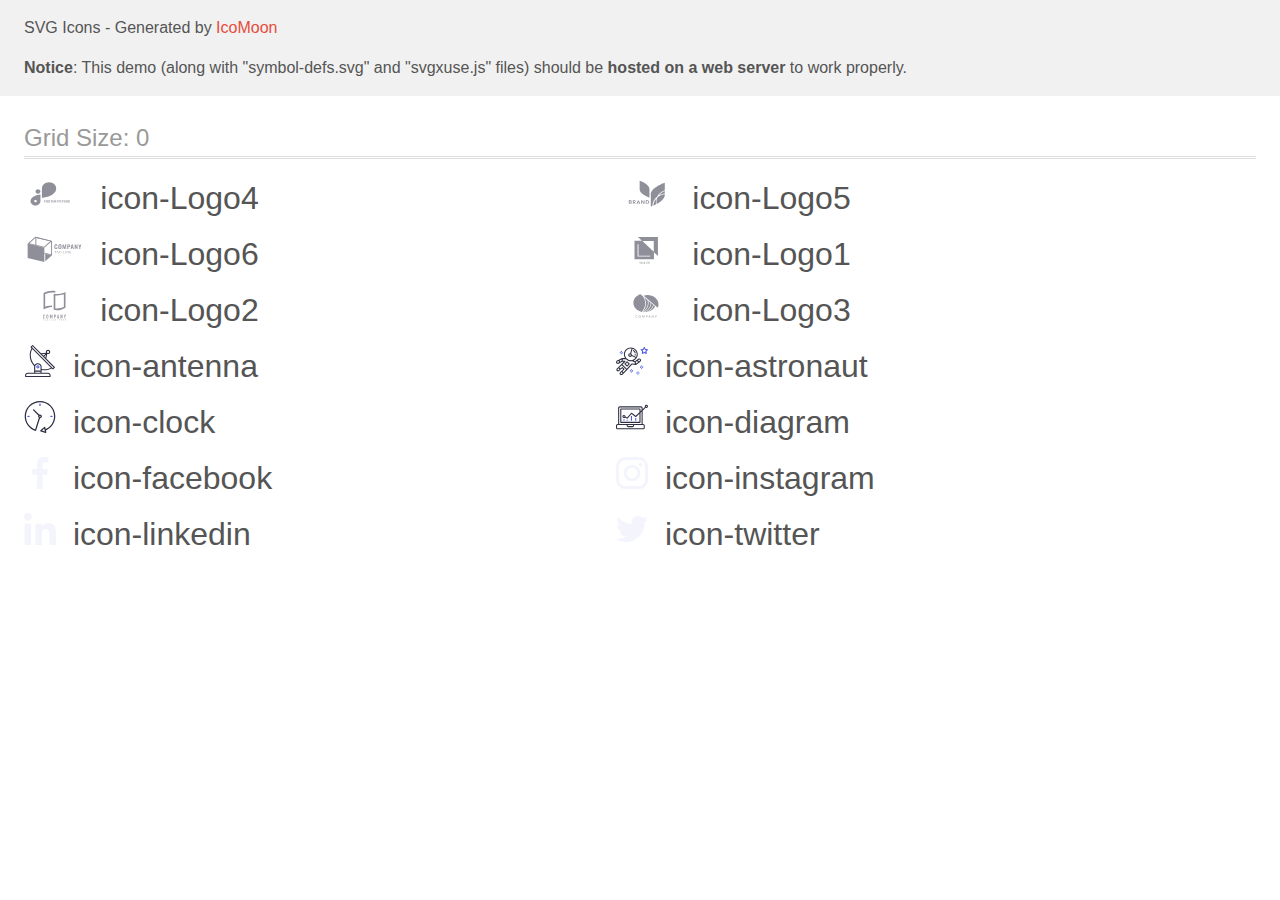
<file: images/icomoon-main/demo-external-svg.html>
<!doctype html>
<html>
<head>
    <title>IcoMoon - SVG Icons</title>
    <meta charset="utf-8">
    <meta name="viewport" content="width=device-width, initial-scale=1">
    <link rel="stylesheet" href="demo-files/demo.css">
    <link rel="stylesheet" href="style.css">
</head>
<body>
<header class="bgc1 clearfix">
<div class="mhl">
    <p>SVG Icons - Generated by <a href="https://icomoon.io/app">IcoMoon</a></p><p><strong>Notice</strong>: This demo (along with "symbol-defs.svg" and "svgxuse.js" files) should be <b>hosted on a web server</b> to work properly.</p>
</div>
</header>
    <div class="clearfix mhl ptl">
        <h1 class="mvm mtn fgc1">Grid Size: 0</h1>
        <div class="glyph fs1">
            <div class="clearfix pbs">
                <svg class="icon icon-Logo4"><use xlink:href="symbol-defs.svg#icon-Logo4"></use></svg><span class="name"> icon-Logo4</span>
            </div>
        </div>
        <div class="glyph fs1">
            <div class="clearfix pbs">
                <svg class="icon icon-Logo5"><use xlink:href="symbol-defs.svg#icon-Logo5"></use></svg><span class="name"> icon-Logo5</span>
            </div>
        </div>
        <div class="glyph fs1">
            <div class="clearfix pbs">
                <svg class="icon icon-Logo6"><use xlink:href="symbol-defs.svg#icon-Logo6"></use></svg><span class="name"> icon-Logo6</span>
            </div>
        </div>
        <div class="glyph fs1">
            <div class="clearfix pbs">
                <svg class="icon icon-Logo1"><use xlink:href="symbol-defs.svg#icon-Logo1"></use></svg><span class="name"> icon-Logo1</span>
            </div>
        </div>
        <div class="glyph fs1">
            <div class="clearfix pbs">
                <svg class="icon icon-Logo2"><use xlink:href="symbol-defs.svg#icon-Logo2"></use></svg><span class="name"> icon-Logo2</span>
            </div>
        </div>
        <div class="glyph fs1">
            <div class="clearfix pbs">
                <svg class="icon icon-Logo3"><use xlink:href="symbol-defs.svg#icon-Logo3"></use></svg><span class="name"> icon-Logo3</span>
            </div>
        </div>
        <div class="glyph fs1">
            <div class="clearfix pbs">
                <svg class="icon icon-antenna"><use xlink:href="symbol-defs.svg#icon-antenna"></use></svg><span class="name"> icon-antenna</span>
            </div>
        </div>
        <div class="glyph fs1">
            <div class="clearfix pbs">
                <svg class="icon icon-astronaut"><use xlink:href="symbol-defs.svg#icon-astronaut"></use></svg><span class="name"> icon-astronaut</span>
            </div>
        </div>
        <div class="glyph fs1">
            <div class="clearfix pbs">
                <svg class="icon icon-clock"><use xlink:href="symbol-defs.svg#icon-clock"></use></svg><span class="name"> icon-clock</span>
            </div>
        </div>
        <div class="glyph fs1">
            <div class="clearfix pbs">
                <svg class="icon icon-diagram"><use xlink:href="symbol-defs.svg#icon-diagram"></use></svg><span class="name"> icon-diagram</span>
            </div>
        </div>
        <div class="glyph fs1">
            <div class="clearfix pbs">
                <svg class="icon icon-facebook"><use xlink:href="symbol-defs.svg#icon-facebook"></use></svg><span class="name"> icon-facebook</span>
            </div>
        </div>
        <div class="glyph fs1">
            <div class="clearfix pbs">
                <svg class="icon icon-instagram"><use xlink:href="symbol-defs.svg#icon-instagram"></use></svg><span class="name"> icon-instagram</span>
            </div>
        </div>
        <div class="glyph fs1">
            <div class="clearfix pbs">
                <svg class="icon icon-linkedin"><use xlink:href="symbol-defs.svg#icon-linkedin"></use></svg><span class="name"> icon-linkedin</span>
            </div>
        </div>
        <div class="glyph fs1">
            <div class="clearfix pbs">
                <svg class="icon icon-twitter"><use xlink:href="symbol-defs.svg#icon-twitter"></use></svg><span class="name"> icon-twitter</span>
            </div>
        </div>
  </div>
<script defer src="svgxuse.js"></script>
</body>
</html>
</file>
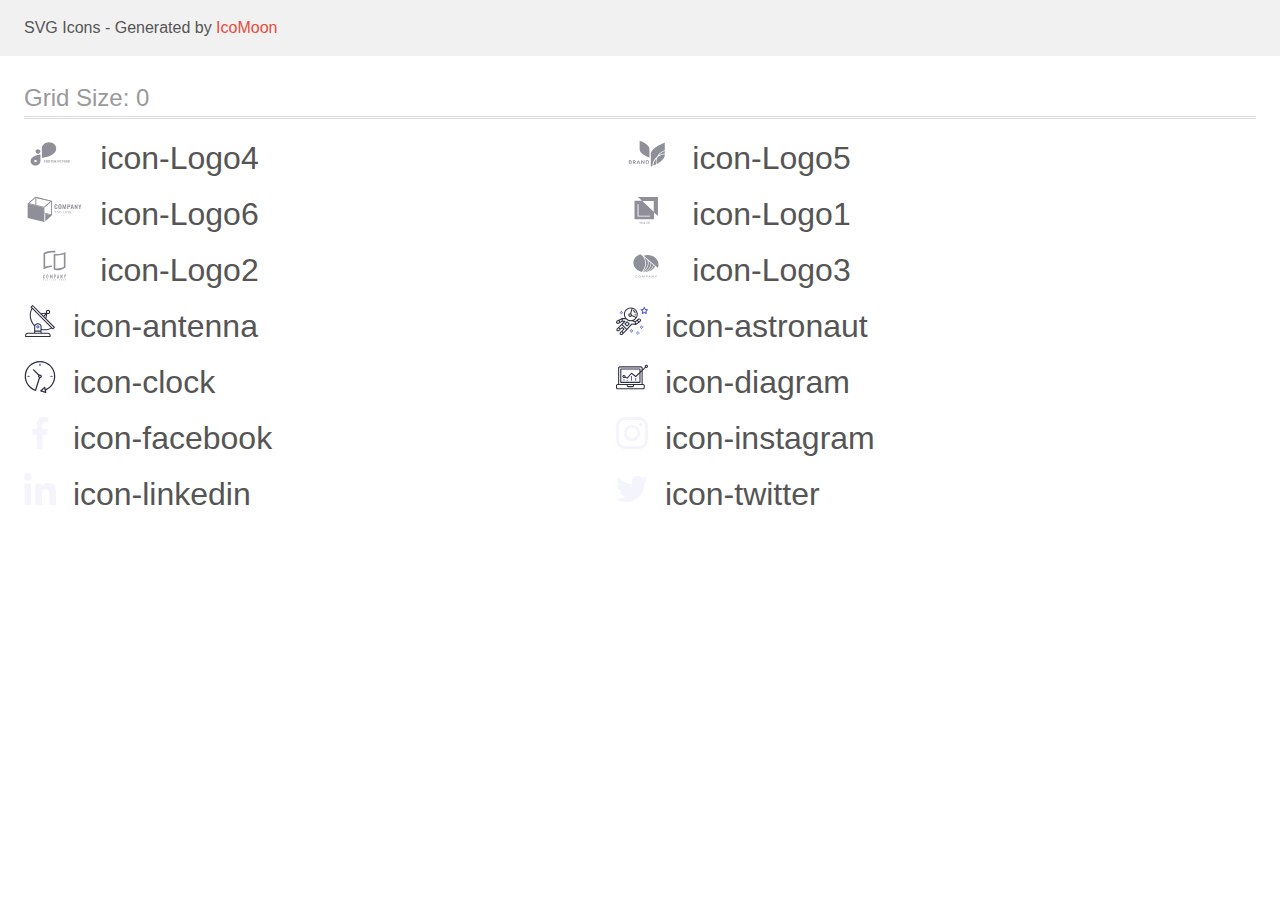
<file: images/icomoon-main/demo.html>
<!doctype html>
<html>
<head>
    <title>IcoMoon - SVG Icons</title>
    <meta charset="utf-8">
    <meta name="viewport" content="width=device-width, initial-scale=1">
    <link rel="stylesheet" href="demo-files/demo.css">
    <link rel="stylesheet" href="style.css">
</head>
<body>
<svg aria-hidden="true" style="position: absolute; width: 0; height: 0; overflow: hidden;" version="1.1" xmlns="http://www.w3.org/2000/svg" xmlns:xlink="http://www.w3.org/1999/xlink">
<defs>
<symbol id="icon-Logo4" viewBox="0 0 59 32">
<path fill="#8e8f99" style="fill: var(--color1, #8e8f99)" d="M13.759 12.296h-0.002c-1.363 0-2.468 0.996-2.468 2.225v0.002c0 1.229 1.105 2.225 2.468 2.225h0.002c1.363 0 2.468-0.996 2.468-2.225v-0.002c0-1.229-1.105-2.225-2.468-2.225z"></path>
<path fill="#8e8f99" style="fill: var(--color1, #8e8f99)" d="M31.978 11.585c-0.004-1.707-0.758-3.343-2.096-4.551s-3.153-1.887-5.047-1.891v0c-1.894 0.003-3.709 0.683-5.049 1.89s-2.094 2.844-2.098 4.552v9.414c0 0 14.288-1.435 14.289-9.412v-0.001z"></path>
<path fill="#8e8f99" style="fill: var(--color1, #8e8f99)" d="M6.286 24.088c0.003 1.188 0.528 2.326 1.46 3.166s2.194 1.314 3.511 1.317c1.317-0.003 2.579-0.477 3.511-1.317s1.456-1.978 1.46-3.165v-6.55c0 0-9.942 0.999-9.942 6.549zM11.257 25.262c-0.258 0-0.509-0.069-0.723-0.198s-0.381-0.312-0.479-0.527-0.124-0.45-0.074-0.678c0.050-0.228 0.174-0.437 0.356-0.601s0.414-0.276 0.666-0.321c0.252-0.045 0.514-0.022 0.752 0.067s0.441 0.239 0.584 0.432c0.143 0.193 0.219 0.42 0.219 0.652 0.001 0.154-0.033 0.308-0.098 0.451s-0.161 0.273-0.282 0.382c-0.121 0.109-0.265 0.196-0.423 0.256s-0.328 0.090-0.499 0.090v-0.004z"></path>
<path fill="#8e8f99" style="fill: var(--color1, #8e8f99)" d="M20.348 23.151v2.438h-0.502v-2.438h0.502zM21.319 24.193v0.392h-1.108v-0.392h1.108zM21.436 23.151v0.393h-1.225v-0.393h1.225zM23.73 24.313v0.116c0 0.185-0.025 0.352-0.075 0.499s-0.121 0.273-0.213 0.377c-0.091 0.103-0.201 0.181-0.328 0.236-0.126 0.055-0.266 0.082-0.42 0.082-0.153 0-0.293-0.027-0.42-0.082-0.126-0.055-0.235-0.133-0.328-0.236-0.093-0.104-0.165-0.229-0.216-0.377-0.050-0.147-0.075-0.314-0.075-0.499v-0.116c0-0.186 0.025-0.353 0.075-0.499 0.050-0.147 0.121-0.273 0.213-0.377 0.093-0.104 0.202-0.183 0.328-0.238 0.127-0.055 0.267-0.082 0.42-0.082 0.154 0 0.294 0.027 0.42 0.082 0.127 0.055 0.237 0.134 0.328 0.238 0.093 0.104 0.164 0.229 0.214 0.377 0.051 0.146 0.077 0.312 0.077 0.499zM23.222 24.429v-0.119c0-0.13-0.012-0.243-0.035-0.342s-0.058-0.181-0.104-0.248-0.102-0.117-0.167-0.151c-0.066-0.035-0.141-0.052-0.226-0.052s-0.16 0.017-0.226 0.052c-0.065 0.034-0.12 0.084-0.166 0.151-0.045 0.067-0.079 0.15-0.102 0.248s-0.035 0.212-0.035 0.342v0.119c0 0.128 0.012 0.242 0.035 0.341 0.023 0.098 0.058 0.181 0.104 0.249 0.046 0.067 0.102 0.118 0.167 0.152s0.141 0.052 0.226 0.052c0.085 0 0.16-0.017 0.226-0.052s0.121-0.085 0.166-0.152c0.045-0.068 0.079-0.151 0.102-0.249 0.023-0.099 0.035-0.213 0.035-0.341zM25.36 24.951c0-0.044-0.007-0.083-0.020-0.117-0.012-0.036-0.036-0.068-0.070-0.097-0.035-0.030-0.083-0.060-0.146-0.089s-0.143-0.059-0.243-0.090c-0.11-0.036-0.215-0.076-0.315-0.121-0.098-0.045-0.185-0.096-0.261-0.156-0.075-0.060-0.134-0.13-0.177-0.209-0.042-0.079-0.064-0.171-0.064-0.276 0-0.102 0.022-0.194 0.067-0.276 0.045-0.084 0.107-0.155 0.188-0.214 0.080-0.060 0.175-0.107 0.285-0.139 0.11-0.032 0.232-0.049 0.363-0.049 0.18 0 0.337 0.032 0.47 0.097s0.238 0.154 0.311 0.266c0.075 0.113 0.112 0.242 0.112 0.387h-0.499c0-0.071-0.015-0.134-0.045-0.188-0.029-0.055-0.074-0.098-0.134-0.129-0.059-0.031-0.134-0.047-0.224-0.047-0.087 0-0.16 0.013-0.218 0.040-0.058 0.026-0.102 0.061-0.131 0.105-0.029 0.044-0.044 0.093-0.044 0.147 0 0.041 0.010 0.079 0.030 0.112 0.021 0.034 0.052 0.065 0.094 0.094s0.092 0.056 0.152 0.082c0.060 0.026 0.13 0.051 0.209 0.075 0.133 0.040 0.249 0.085 0.35 0.136 0.102 0.050 0.186 0.107 0.254 0.169s0.119 0.133 0.154 0.213c0.035 0.079 0.052 0.169 0.052 0.27 0 0.106-0.021 0.201-0.062 0.285s-0.101 0.155-0.179 0.213c-0.078 0.058-0.171 0.102-0.28 0.132s-0.229 0.045-0.363 0.045c-0.12 0-0.239-0.016-0.357-0.047-0.117-0.032-0.224-0.081-0.32-0.146-0.095-0.065-0.171-0.147-0.228-0.248s-0.085-0.219-0.085-0.357h0.504c0 0.076 0.012 0.14 0.035 0.192s0.056 0.095 0.099 0.127c0.044 0.032 0.095 0.056 0.154 0.070 0.060 0.015 0.126 0.022 0.198 0.022 0.087 0 0.158-0.012 0.214-0.037 0.057-0.025 0.099-0.059 0.126-0.102 0.028-0.044 0.042-0.093 0.042-0.147zM27.294 23.151v2.438h-0.501v-2.438h0.501zM28.044 23.151v0.393h-1.989v-0.393h1.989zM29.966 25.197v0.392h-1.297v-0.392h1.297zM28.832 23.151v2.438h-0.502v-2.438h0.502zM29.797 24.144v0.382h-1.128v-0.382h1.128zM29.964 23.151v0.393h-1.296v-0.393h1.296zM30.259 23.151h0.909c0.186 0 0.346 0.028 0.48 0.084 0.135 0.056 0.239 0.138 0.311 0.248s0.109 0.244 0.109 0.403c0 0.131-0.022 0.243-0.067 0.337-0.044 0.093-0.105 0.17-0.186 0.233-0.079 0.061-0.172 0.11-0.28 0.147l-0.159 0.084h-0.79l-0.003-0.392h0.588c0.088 0 0.161-0.016 0.219-0.047s0.102-0.075 0.131-0.131c0.030-0.056 0.045-0.12 0.045-0.194 0-0.078-0.015-0.146-0.044-0.203s-0.073-0.1-0.132-0.131-0.133-0.045-0.223-0.045h-0.407v2.044h-0.502v-2.438zM31.621 25.589l-0.556-1.086 0.531-0.003 0.562 1.066v0.023h-0.537zM34.258 24.72h-0.621v-0.392h0.621c0.096 0 0.174-0.016 0.234-0.047 0.060-0.032 0.104-0.077 0.132-0.134s0.042-0.121 0.042-0.192c0-0.073-0.014-0.14-0.042-0.203s-0.072-0.113-0.132-0.151-0.138-0.057-0.234-0.057h-0.447v2.044h-0.502v-2.438h0.949c0.191 0 0.354 0.035 0.49 0.104 0.137 0.068 0.242 0.162 0.315 0.283s0.109 0.258 0.109 0.413c0 0.157-0.036 0.294-0.109 0.408s-0.177 0.204-0.315 0.266c-0.136 0.062-0.3 0.094-0.49 0.094zM37.154 25.197v0.392h-1.297v-0.392h1.297zM36.021 23.151v2.438h-0.502v-2.438h0.502zM36.985 24.144v0.382h-1.128v-0.382h1.128zM37.153 23.151v0.393h-1.296v-0.393h1.296zM38.571 23.151v2.438h-0.501v-2.438h0.501zM39.321 23.151v0.393h-1.989v-0.393h1.989zM41.242 25.197v0.392h-1.297v-0.392h1.297zM40.109 23.151v2.438h-0.502v-2.438h0.502zM41.073 24.144v0.382h-1.128v-0.382h1.128zM41.241 23.151v0.393h-1.296v-0.393h1.296zM41.535 23.151h0.909c0.186 0 0.347 0.028 0.48 0.084 0.135 0.056 0.239 0.138 0.311 0.248s0.109 0.244 0.109 0.403c0 0.131-0.022 0.243-0.067 0.337-0.044 0.093-0.105 0.17-0.186 0.233-0.079 0.061-0.172 0.11-0.28 0.147l-0.159 0.084h-0.79l-0.003-0.392h0.588c0.088 0 0.161-0.016 0.219-0.047s0.102-0.075 0.131-0.131c0.030-0.056 0.045-0.12 0.045-0.194 0-0.078-0.014-0.146-0.044-0.203s-0.073-0.1-0.132-0.131c-0.059-0.030-0.133-0.045-0.223-0.045h-0.407v2.044h-0.502v-2.438zM42.898 25.589l-0.556-1.086 0.531-0.003 0.563 1.066v0.023h-0.537zM45.001 24.951c0-0.044-0.007-0.083-0.020-0.117-0.012-0.036-0.036-0.068-0.070-0.097-0.035-0.030-0.083-0.060-0.146-0.089s-0.143-0.059-0.243-0.090c-0.111-0.036-0.215-0.076-0.315-0.121-0.098-0.045-0.185-0.096-0.261-0.156-0.075-0.060-0.134-0.13-0.178-0.209-0.042-0.079-0.064-0.171-0.064-0.276 0-0.102 0.022-0.194 0.067-0.276 0.045-0.084 0.107-0.155 0.188-0.214 0.080-0.060 0.175-0.107 0.285-0.139 0.111-0.032 0.232-0.049 0.363-0.049 0.18 0 0.337 0.032 0.47 0.097s0.238 0.154 0.311 0.266c0.075 0.113 0.112 0.242 0.112 0.387h-0.499c0-0.071-0.015-0.134-0.045-0.188-0.029-0.055-0.074-0.098-0.134-0.129-0.059-0.031-0.134-0.047-0.224-0.047-0.087 0-0.16 0.013-0.218 0.040-0.058 0.026-0.102 0.061-0.131 0.105-0.029 0.044-0.044 0.093-0.044 0.147 0 0.041 0.010 0.079 0.030 0.112 0.021 0.034 0.052 0.065 0.094 0.094s0.092 0.056 0.152 0.082c0.060 0.026 0.13 0.051 0.209 0.075 0.133 0.040 0.249 0.085 0.35 0.136 0.102 0.050 0.186 0.107 0.254 0.169s0.119 0.133 0.154 0.213c0.035 0.079 0.052 0.169 0.052 0.27 0 0.106-0.021 0.201-0.062 0.285s-0.101 0.155-0.179 0.213c-0.078 0.058-0.171 0.102-0.28 0.132s-0.229 0.045-0.363 0.045c-0.12 0-0.239-0.016-0.357-0.047-0.117-0.032-0.224-0.081-0.32-0.146-0.095-0.065-0.171-0.147-0.228-0.248s-0.085-0.219-0.085-0.357h0.504c0 0.076 0.012 0.14 0.035 0.192s0.056 0.095 0.099 0.127c0.044 0.032 0.095 0.056 0.154 0.070 0.060 0.015 0.126 0.022 0.198 0.022 0.087 0 0.158-0.012 0.214-0.037 0.057-0.025 0.099-0.059 0.126-0.102 0.028-0.044 0.042-0.093 0.042-0.147z"></path>
</symbol>
<symbol id="icon-Logo5" viewBox="0 0 59 32">
<path fill="#8e8f99" style="fill: var(--color1, #8e8f99)" d="M15.31 25.356c0.14 0.156 0.215 0.352 0.211 0.553 0.007 0.131-0.019 0.262-0.075 0.383s-0.143 0.229-0.252 0.316c-0.273 0.185-0.61 0.276-0.951 0.255h-1.671v-3.504h1.637c0.323-0.019 0.644 0.063 0.907 0.233 0.106 0.080 0.189 0.18 0.245 0.294s0.080 0.238 0.073 0.361c0.010 0.193-0.058 0.383-0.19 0.536-0.127 0.139-0.303 0.236-0.498 0.274 0.222 0.036 0.422 0.143 0.565 0.3zM13.349 24.827h0.7c0.159 0.011 0.317-0.031 0.445-0.116 0.053-0.043 0.093-0.096 0.12-0.155s0.037-0.123 0.031-0.187c0.005-0.063-0.006-0.127-0.031-0.186s-0.066-0.113-0.117-0.156c-0.132-0.088-0.295-0.13-0.458-0.118h-0.688v0.919zM14.562 26.171c0.056-0.044 0.1-0.099 0.129-0.161s0.041-0.129 0.036-0.195c0.004-0.068-0.009-0.135-0.038-0.198s-0.074-0.118-0.131-0.162c-0.137-0.091-0.305-0.136-0.475-0.127h-0.734v0.964h0.744c0.167 0.009 0.333-0.034 0.47-0.122z"></path>
<path fill="#8e8f99" style="fill: var(--color1, #8e8f99)" d="M18.656 26.862l-0.911-1.369h-0.342v1.369h-0.783v-3.504h1.483c0.374-0.023 0.744 0.083 1.033 0.298 0.207 0.19 0.332 0.441 0.353 0.707s-0.066 0.529-0.242 0.743c-0.183 0.189-0.433 0.314-0.707 0.356l0.97 1.4h-0.852zM17.403 25.015h0.641c0.445 0 0.667-0.177 0.667-0.531 0.005-0.072-0.008-0.145-0.036-0.212s-0.072-0.13-0.128-0.181c-0.141-0.105-0.322-0.156-0.504-0.142h-0.648l0.008 1.067z"></path>
<path fill="#8e8f99" style="fill: var(--color1, #8e8f99)" d="M22.939 26.157h-1.561l-0.276 0.705h-0.821l1.434-3.465h0.888l1.428 3.465h-0.822l-0.27-0.705zM22.73 25.627l-0.57-1.479-0.57 1.479h1.141z"></path>
<path fill="#8e8f99" style="fill: var(--color1, #8e8f99)" d="M28.299 26.863h-0.778l-1.744-2.383v2.383h-0.776v-3.504h0.776l1.744 2.397v-2.397h0.778v3.504z"></path>
<path fill="#8e8f99" style="fill: var(--color1, #8e8f99)" d="M32.737 26.024c-0.161 0.265-0.406 0.48-0.704 0.618-0.338 0.154-0.714 0.23-1.093 0.221h-1.384v-3.504h1.384c0.378-0.009 0.754 0.065 1.093 0.216 0.298 0.135 0.543 0.348 0.704 0.611 0.16 0.285 0.243 0.6 0.243 0.919s-0.083 0.634-0.243 0.919zM31.847 25.94c0.222-0.233 0.344-0.529 0.344-0.836s-0.122-0.603-0.344-0.836c-0.268-0.211-0.618-0.318-0.974-0.298h-0.54v2.268h0.54c0.355 0.020 0.705-0.087 0.974-0.298z"></path>
<path fill="#8e8f99" style="fill: var(--color1, #8e8f99)" d="M23.425 3.867c0 0 10.038 3.412 9.825 8.349v8.351c0 0-10.031-3.413-9.821-8.351l-0.004-8.349z"></path>
<path fill="#8e8f99" style="fill: var(--color1, #8e8f99)" d="M42.194 18.611c1.896-1.175 4.089-1.902 6.378-2.116v-2.614c-2.638 0.915-4.875 2.575-6.378 4.73z"></path>
<path fill="#8e8f99" style="fill: var(--color1, #8e8f99)" d="M41.055 19.399c1.552-2.813 4.242-4.983 7.517-6.065v-7.532c0 0-14.296 4.86-13.993 11.891v11.889c0 0 0.637-0.217 1.639-0.625 0-0.38 0-0.764 0.046-1.149 0.296-3.264 2.020-6.289 4.792-8.409z"></path>
<path fill="#8e8f99" style="fill: var(--color1, #8e8f99)" d="M39.695 23.815c0.075-0.825 0.243-1.64 0.5-2.434-1.726 1.831-2.772 4.103-2.989 6.497-0.021 0.226-0.032 0.452-0.038 0.685 0.812-0.351 1.757-0.789 2.75-1.304-0.253-1.132-0.328-2.291-0.222-3.443z"></path>
<path fill="#8e8f99" style="fill: var(--color1, #8e8f99)" d="M40.264 23.858c-0.095 1.042-0.036 2.090 0.177 3.117 3.906-2.104 8.294-5.355 8.125-9.284v-0.342c-2.791 0.281-5.401 1.379-7.431 3.126-0.475 1.082-0.769 2.222-0.871 3.383z"></path>
</symbol>
<symbol id="icon-Logo6" viewBox="0 0 59 32">
<path fill="#8e8f99" style="fill: var(--color1, #8e8f99)" d="M30.588 15.682c-0.254-0.338-0.375-0.737-0.346-1.138v-1.65c0-0.506 0.115-0.89 0.344-1.153s0.624-0.394 1.183-0.393c0.525 0 0.898 0.112 1.119 0.336 0.24 0.286 0.358 0.635 0.331 0.987v0.388h-0.94v-0.393c0.003-0.129-0.006-0.257-0.027-0.384-0.014-0.087-0.061-0.168-0.134-0.228-0.096-0.066-0.218-0.097-0.34-0.089-0.129-0.008-0.256 0.025-0.358 0.094-0.082 0.067-0.136 0.156-0.156 0.252-0.027 0.135-0.039 0.271-0.037 0.408v2.003c-0.015 0.193 0.027 0.387 0.121 0.562 0.047 0.060 0.112 0.107 0.188 0.136s0.16 0.041 0.242 0.032c0.12 0.009 0.24-0.024 0.333-0.091 0.077-0.066 0.126-0.151 0.14-0.243 0.022-0.133 0.032-0.267 0.029-0.401v-0.406h0.94v0.371c0.026 0.367-0.088 0.732-0.325 1.038-0.216 0.245-0.584 0.368-1.125 0.368s-0.949-0.131-1.181-0.403z"></path>
<path fill="#8e8f99" style="fill: var(--color1, #8e8f99)" d="M34.501 15.699c-0.237-0.257-0.356-0.631-0.356-1.127v-1.736c0-0.49 0.119-0.861 0.356-1.113s0.634-0.377 1.191-0.376c0.553 0 0.947 0.125 1.185 0.376 0.237 0.252 0.358 0.623 0.358 1.113v1.736c0 0.49-0.121 0.866-0.362 1.125s-0.634 0.388-1.181 0.388-0.951-0.131-1.191-0.386zM36.129 15.282c0.085-0.161 0.124-0.337 0.113-0.514v-2.125c0.011-0.173-0.027-0.346-0.111-0.504-0.048-0.061-0.114-0.109-0.192-0.138s-0.164-0.040-0.248-0.030c-0.084-0.010-0.17 0-0.248 0.030s-0.145 0.077-0.193 0.138c-0.086 0.157-0.124 0.33-0.113 0.504v2.136c-0.012 0.177 0.027 0.353 0.113 0.514 0.055 0.054 0.122 0.098 0.198 0.127s0.158 0.045 0.242 0.045 0.166-0.015 0.242-0.045c0.076-0.030 0.143-0.073 0.198-0.127v-0.010z"></path>
<path fill="#8e8f99" style="fill: var(--color1, #8e8f99)" d="M38.364 11.398h1.012l0.761 3.203 0.778-3.203h0.984l0.099 4.623h-0.728l-0.078-3.213-0.751 3.213h-0.584l-0.778-3.225-0.072 3.225h-0.735l0.091-4.623z"></path>
<path fill="#8e8f99" style="fill: var(--color1, #8e8f99)" d="M43.133 11.398h1.576c0.908 0 1.362 0.438 1.362 1.313 0 0.838-0.478 1.257-1.434 1.256h-0.537v2.055h-0.973l0.006-4.623zM44.479 13.374c0.096 0.011 0.194 0.003 0.286-0.022s0.177-0.067 0.249-0.124c0.112-0.156 0.161-0.339 0.14-0.522 0.005-0.141-0.011-0.282-0.047-0.42-0.014-0.046-0.038-0.089-0.072-0.127s-0.075-0.069-0.123-0.093c-0.135-0.056-0.284-0.081-0.434-0.074h-0.377v1.382h0.377z"></path>
<path fill="#8e8f99" style="fill: var(--color1, #8e8f99)" d="M47.474 11.398h1.045l1.072 4.623h-0.907l-0.212-1.066h-0.932l-0.218 1.066h-0.92l1.072-4.623zM48.367 14.419l-0.364-1.941-0.364 1.941h0.728z"></path>
<path fill="#8e8f99" style="fill: var(--color1, #8e8f99)" d="M50.456 11.398h0.681l1.304 2.637v-2.637h0.807v4.623h-0.648l-1.311-2.753v2.753h-0.835l0.002-4.623z"></path>
<path fill="#8e8f99" style="fill: var(--color1, #8e8f99)" d="M55.139 14.258l-1.084-2.854h0.912l0.661 1.833 0.621-1.833h0.893l-1.070 2.854v1.763h-0.934v-1.763z"></path>
<path fill="#8e8f99" style="fill: var(--color1, #8e8f99)" d="M32.090 18.042v0.242h-0.794v1.879h-0.333v-1.879h-0.798v-0.242h1.924z"></path>
<path fill="#8e8f99" style="fill: var(--color1, #8e8f99)" d="M34.578 20.163h-0.257c-0.026 0.001-0.052-0.006-0.072-0.020-0.019-0.012-0.034-0.029-0.043-0.049l-0.23-0.504h-1.101l-0.23 0.504c-0.007 0.021-0.018 0.041-0.035 0.057-0.020 0.014-0.046 0.021-0.072 0.020h-0.257l0.973-2.12h0.339l0.984 2.112zM32.968 19.375h0.918l-0.389-0.863c-0.029-0.065-0.053-0.132-0.072-0.2-0.014 0.040-0.025 0.079-0.037 0.113l-0.035 0.089-0.385 0.861z"></path>
<path fill="#8e8f99" style="fill: var(--color1, #8e8f99)" d="M36.256 19.954c0.061 0.003 0.122 0.003 0.183 0 0.053-0.005 0.105-0.013 0.156-0.025 0.048-0.010 0.094-0.023 0.14-0.039 0.043-0.015 0.086-0.034 0.13-0.052v-0.477h-0.389c-0.010 0-0.019-0.001-0.028-0.004s-0.017-0.007-0.024-0.013c-0.006-0.005-0.011-0.011-0.015-0.017s-0.005-0.014-0.005-0.021v-0.163h0.755v0.813c-0.062 0.038-0.127 0.072-0.195 0.101-0.069 0.030-0.142 0.054-0.216 0.072-0.080 0.020-0.161 0.035-0.243 0.044-0.094 0.009-0.189 0.014-0.284 0.013-0.168 0.001-0.334-0.026-0.49-0.079-0.146-0.050-0.278-0.126-0.389-0.222-0.108-0.097-0.194-0.211-0.251-0.336-0.061-0.141-0.092-0.29-0.090-0.44-0.002-0.151 0.028-0.301 0.088-0.443 0.056-0.126 0.141-0.24 0.251-0.336 0.111-0.095 0.243-0.17 0.389-0.22 0.167-0.054 0.343-0.081 0.521-0.079 0.091-0 0.181 0.006 0.27 0.018 0.079 0.011 0.157 0.029 0.232 0.054 0.068 0.022 0.133 0.050 0.195 0.084 0.060 0.033 0.116 0.070 0.169 0.111l-0.093 0.131c-0.007 0.012-0.018 0.022-0.032 0.029s-0.029 0.011-0.044 0.011c-0.022-0.001-0.042-0.006-0.060-0.017-0.029-0.013-0.060-0.030-0.095-0.050-0.041-0.022-0.085-0.041-0.13-0.057-0.058-0.020-0.118-0.036-0.179-0.047-0.081-0.013-0.164-0.019-0.247-0.018-0.128-0.001-0.256 0.019-0.376 0.059-0.108 0.038-0.206 0.095-0.286 0.168-0.081 0.076-0.142 0.166-0.181 0.264-0.087 0.23-0.087 0.477 0 0.707 0.043 0.1 0.109 0.191 0.195 0.267 0.080 0.073 0.177 0.13 0.284 0.168 0.124 0.037 0.255 0.051 0.385 0.042z"></path>
<path fill="#8e8f99" style="fill: var(--color1, #8e8f99)" d="M39.357 19.921h1.062v0.242h-1.387v-2.12h0.333l-0.008 1.879z"></path>
<path fill="#8e8f99" style="fill: var(--color1, #8e8f99)" d="M41.524 20.162h-0.333v-2.12h0.333v2.12z"></path>
<path fill="#8e8f99" style="fill: var(--color1, #8e8f99)" d="M42.761 18.052c0.020 0.010 0.037 0.023 0.051 0.039l1.422 1.598c-0.002-0.025-0.002-0.050 0-0.076 0-0.023 0-0.047 0-0.069v-1.511h0.29v2.129h-0.167c-0.025 0.002-0.050-0.002-0.072-0.012-0.020-0.011-0.038-0.024-0.053-0.040l-1.42-1.597c0 0.025 0 0.049 0 0.072s0 0.045 0 0.066v1.511h-0.278v-2.12h0.173c0.019 0 0.037 0.003 0.054 0.010z"></path>
<path fill="#8e8f99" style="fill: var(--color1, #8e8f99)" d="M46.974 18.042v0.233h-1.179v0.7h0.955v0.225h-0.955v0.724h1.179v0.233h-1.521v-2.115h1.521z"></path>
<path fill="#8e8f99" style="fill: var(--color1, #8e8f99)" d="M12.112 4.948l14.772 3.619v12.683l-14.772-3.618v-12.685zM11.164 3.867v14.382l16.666 4.084v-14.38l-16.666-4.086z"></path>
<path fill="#8e8f99" style="fill: var(--color1, #8e8f99)" d="M20.096 29.010l-16.667-4.088v-14.381l16.667 4.086v14.382z"></path>
<path fill="#8e8f99" style="fill: var(--color1, #8e8f99)" d="M11.44 4.785l14.58 3.574-6.2 5.352-14.582-3.576 6.202-5.35zM11.164 3.867l-7.735 6.675 16.667 4.086 7.733-6.675-16.666-4.086z"></path>
<path fill="#8e8f99" style="fill: var(--color1, #8e8f99)" d="M21.034 28.201l6.796-5.866-6.796-1.667v7.532z"></path>
</symbol>
<symbol id="icon-Logo1" viewBox="0 0 59 32">
<path fill="#8e8f99" style="fill: var(--color1, #8e8f99)" d="M21.714 4l4.004 3.815-7.433-0.004v18.51h19.429v-7.077l4 3.811v-19.054h-20zM37.538 18.796l-11.354-10.817h11.354v10.817zM34.013 23.613h-12.653v-12.449h0.894v11.606h11.759v0.843zM23.883 29.749l-0.472-0.97h-0.389l0.684 1.284v0.748h0.353v-0.748l0.684-1.284h-0.388l-0.472 0.97zM25.622 28.78h0.084l0.767 2.031h-0.368l-0.164-0.476h-0.786l-0.164 0.476h-0.367l0.765-2.031h0.234zM25.249 30.058h0.595l-0.298-0.862-0.297 0.862zM27.704 29.721c-0.015-0.020-0.030-0.038-0.044-0.057-0.052-0.069-0.093-0.135-0.121-0.2s-0.043-0.132-0.043-0.201c0-0.106 0.022-0.197 0.066-0.273s0.106-0.135 0.186-0.176c0.080-0.042 0.173-0.063 0.28-0.063 0.103 0 0.192 0.021 0.266 0.063 0.075 0.041 0.133 0.095 0.173 0.163s0.061 0.142 0.061 0.223c0 0.064-0.012 0.123-0.035 0.176s-0.055 0.101-0.096 0.145c-0.041 0.044-0.088 0.085-0.142 0.124l-0.141 0.103 0.402 0.475c0.013-0.026 0.025-0.053 0.036-0.082 0.034-0.089 0.052-0.188 0.052-0.297h0.29c0 0.099-0.010 0.192-0.029 0.28s-0.049 0.17-0.091 0.245c-0.017 0.031-0.036 0.061-0.058 0.090l0.298 0.351h-0.389l-0.118-0.139c-0.064 0.049-0.133 0.086-0.208 0.114-0.099 0.035-0.204 0.053-0.315 0.053-0.135 0-0.252-0.025-0.35-0.074s-0.175-0.117-0.229-0.204c-0.053-0.087-0.080-0.186-0.080-0.297 0-0.083 0.017-0.155 0.052-0.218s0.081-0.122 0.141-0.176c0.055-0.050 0.118-0.1 0.188-0.15zM27.871 29.925l-0.042 0.031c-0.049 0.040-0.086 0.079-0.11 0.116s-0.039 0.070-0.046 0.1c-0.008 0.031-0.011 0.058-0.011 0.081 0 0.059 0.013 0.113 0.038 0.162s0.064 0.087 0.113 0.116c0.050 0.028 0.111 0.042 0.183 0.042 0.077 0 0.152-0.017 0.225-0.052 0.036-0.018 0.071-0.039 0.103-0.064l-0.452-0.532zM27.951 29.554l0.125-0.084c0.059-0.039 0.1-0.077 0.126-0.114s0.038-0.086 0.038-0.142c0-0.048-0.019-0.093-0.056-0.134s-0.090-0.061-0.158-0.061c-0.047 0-0.087 0.011-0.12 0.034s-0.057 0.050-0.074 0.087c-0.016 0.035-0.024 0.075-0.024 0.119 0 0.042 0.011 0.085 0.032 0.13s0.051 0.090 0.088 0.138c0.008 0.010 0.015 0.020 0.023 0.029zM31.505 30.15h-0.349c-0.010 0.088-0.032 0.163-0.064 0.225s-0.079 0.106-0.141 0.138c-0.061 0.032-0.142 0.047-0.241 0.047-0.082 0-0.152-0.016-0.211-0.049s-0.107-0.079-0.145-0.138c-0.037-0.059-0.065-0.131-0.084-0.213s-0.026-0.177-0.026-0.279v-0.172c0-0.108 0.010-0.204 0.029-0.287s0.051-0.156 0.091-0.213c0.040-0.058 0.090-0.101 0.149-0.131s0.129-0.045 0.209-0.045c0.098 0 0.177 0.017 0.237 0.050s0.106 0.080 0.137 0.142c0.032 0.062 0.052 0.137 0.061 0.225h0.349c-0.014-0.136-0.052-0.256-0.114-0.361s-0.148-0.187-0.259-0.247c-0.112-0.060-0.248-0.089-0.41-0.089-0.127 0-0.242 0.022-0.345 0.067s-0.188 0.109-0.261 0.194c-0.073 0.084-0.128 0.185-0.167 0.303s-0.057 0.25-0.057 0.396v0.169c0 0.146 0.019 0.278 0.056 0.396s0.093 0.219 0.165 0.303c0.072 0.083 0.158 0.147 0.258 0.192s0.213 0.067 0.339 0.067c0.164 0 0.303-0.030 0.417-0.089s0.203-0.141 0.266-0.244c0.063-0.104 0.1-0.223 0.112-0.356zM33.443 29.851v-0.112c0-0.153-0.020-0.291-0.061-0.412s-0.097-0.226-0.172-0.311c-0.074-0.087-0.163-0.152-0.266-0.197s-0.218-0.068-0.343-0.068c-0.125 0-0.239 0.023-0.342 0.068s-0.191 0.11-0.266 0.197c-0.074 0.086-0.132 0.189-0.173 0.311s-0.061 0.258-0.061 0.412v0.112c0 0.154 0.020 0.291 0.061 0.413s0.1 0.226 0.176 0.311c0.075 0.086 0.164 0.151 0.266 0.197s0.217 0.067 0.342 0.067c0.126 0 0.24-0.022 0.343-0.067s0.192-0.111 0.265-0.197c0.074-0.086 0.132-0.189 0.172-0.311s0.060-0.259 0.060-0.413zM33.092 29.737v0.114c0 0.113-0.011 0.214-0.033 0.301s-0.053 0.161-0.095 0.222c-0.042 0.059-0.093 0.105-0.153 0.135s-0.13 0.045-0.208 0.045c-0.077 0-0.146-0.015-0.206-0.045s-0.113-0.076-0.156-0.135c-0.043-0.060-0.075-0.134-0.098-0.222s-0.033-0.188-0.033-0.301v-0.114c0-0.113 0.011-0.213 0.033-0.3s0.054-0.16 0.096-0.219c0.043-0.059 0.094-0.104 0.155-0.134s0.129-0.046 0.206-0.046 0.147 0.015 0.208 0.046c0.061 0.030 0.113 0.074 0.155 0.134s0.075 0.132 0.096 0.219c0.022 0.087 0.033 0.186 0.033 0.3z"></path>
</symbol>
<symbol id="icon-Logo2" viewBox="0 0 59 32">
<path fill="#8e8f99" style="fill: var(--color1, #8e8f99)" d="M28.636 3.391h-0.078c-0.12-0.007-0.24-0.010-0.36-0.013v0h-0.26c-0.227 0-0.458 0.006-0.688 0.017-0.017-0.001-0.035-0.001-0.052 0-2.082 0.118-4.123 0.638-6.009 1.533l-0.247 0.119v12.652l0.578-0.196c0.507-0.174 1.048-0.331 1.607-0.477 1.512-0.388 3.065-0.595 4.626-0.615v1.662c-0.207 0.002-0.408 0.007-0.609 0.017h-0.048c-1.201 0.066-2.393 0.249-3.559 0.546-1.477 0.37-2.901 0.925-4.24 1.652v-16.227c1.39-0.811 2.888-1.42 4.448-1.809 1.37-0.354 2.778-0.535 4.192-0.541h0.244c0.292 0.007 0.577 0.020 0.844 0.041 0.705 0.049 1.404 0.161 2.089 0.333v1.636c-0.666-0.155-1.342-0.257-2.024-0.305-0.014-0.001-0.028-0.002-0.041-0.004-0.141-0.012-0.282-0.024-0.414-0.024zM31.516 5.064c0.363 0.028 0.739 0.041 1.119 0.041 1.487-0.005 2.967-0.195 4.407-0.565 1.476-0.371 2.9-0.927 4.238-1.654v15.938c-1.391 0.81-2.889 1.419-4.449 1.809-1.37 0.352-2.778 0.533-4.192 0.539-1.072 0.009-2.14-0.117-3.18-0.375v-16.041c0.246 0.057 0.499 0.109 0.756 0.153 0.422 0.071 0.867 0.123 1.301 0.155zM39.627 5.187l-0.578 0.195c-0.532 0.179-1.068 0.339-1.608 0.481-1.57 0.403-3.183 0.61-4.804 0.616-0.377 0-0.724-0.010-1.060-0.032l-0.461-0.030v13.015l0.396 0.035c0.367 0.032 0.746 0.048 1.128 0.048 1.276-0.005 2.547-0.17 3.783-0.49 1.018-0.255 2.008-0.611 2.956-1.062l0.247-0.119v-12.656z"></path>
<path fill="#8e8f99" style="fill: var(--color1, #8e8f99)" d="M20.421 25.836c-0.083-0.086-0.183-0.154-0.294-0.199s-0.23-0.066-0.349-0.061c-0.127-0.002-0.253 0.022-0.372 0.070-0.108 0.043-0.207 0.108-0.289 0.19-0.082 0.083-0.145 0.182-0.186 0.291-0.045 0.114-0.068 0.236-0.067 0.359v2.168c-0.005 0.153 0.024 0.305 0.085 0.445 0.051 0.111 0.125 0.21 0.217 0.291 0.087 0.073 0.188 0.126 0.298 0.154 0.105 0.030 0.214 0.045 0.324 0.045 0.121 0.001 0.24-0.025 0.35-0.076 0.108-0.047 0.207-0.116 0.289-0.201 0.080-0.084 0.145-0.183 0.189-0.291 0.046-0.109 0.070-0.227 0.069-0.346v-0.243h-0.567v0.193c0.002 0.066-0.010 0.132-0.033 0.193-0.018 0.046-0.047 0.088-0.082 0.122-0.035 0.028-0.075 0.050-0.119 0.062-0.038 0.013-0.078 0.020-0.119 0.020-0.051 0.006-0.102-0.002-0.149-0.022s-0.087-0.053-0.117-0.094c-0.053-0.087-0.080-0.188-0.075-0.291v-2.021c-0.004-0.112 0.020-0.223 0.069-0.324 0.029-0.046 0.071-0.082 0.12-0.105s0.104-0.032 0.157-0.025c0.049-0.002 0.097 0.008 0.141 0.030s0.082 0.053 0.112 0.092c0.063 0.083 0.097 0.186 0.094 0.291v0.187h0.561v-0.221c0.001-0.13-0.022-0.258-0.069-0.379-0.042-0.114-0.106-0.217-0.189-0.305z"></path>
<path fill="#8e8f99" style="fill: var(--color1, #8e8f99)" d="M23.788 25.811c-0.181-0.153-0.409-0.237-0.645-0.238-0.115 0-0.23 0.021-0.338 0.061-0.11 0.039-0.212 0.1-0.299 0.177-0.094 0.084-0.169 0.188-0.22 0.304-0.057 0.132-0.085 0.276-0.082 0.42v2.079c-0.004 0.146 0.024 0.292 0.082 0.426 0.051 0.112 0.126 0.211 0.22 0.291 0.087 0.080 0.188 0.143 0.299 0.183 0.108 0.040 0.223 0.061 0.338 0.061s0.23-0.021 0.338-0.061c0.113-0.041 0.217-0.103 0.306-0.183 0.090-0.081 0.163-0.18 0.214-0.291 0.058-0.134 0.086-0.279 0.082-0.426v-2.079c0.003-0.144-0.025-0.288-0.082-0.42-0.050-0.115-0.123-0.218-0.214-0.304zM23.523 28.614c0.005 0.055-0.003 0.111-0.022 0.163s-0.050 0.099-0.090 0.138c-0.075 0.063-0.169 0.097-0.267 0.097s-0.192-0.034-0.267-0.097c-0.040-0.038-0.071-0.085-0.090-0.138s-0.027-0.108-0.022-0.163v-2.079c-0.005-0.055 0.003-0.111 0.022-0.163s0.050-0.099 0.090-0.138c0.075-0.063 0.169-0.097 0.267-0.097s0.192 0.034 0.267 0.097c0.040 0.038 0.071 0.085 0.090 0.138s0.027 0.108 0.022 0.163v2.079z"></path>
<path fill="#8e8f99" style="fill: var(--color1, #8e8f99)" d="M28.21 29.543v-3.936h-0.545l-0.716 2.084h-0.010l-0.721-2.084h-0.539v3.936h0.562v-2.395h0.010l0.551 1.693h0.28l0.555-1.693h0.010v2.395h0.562z"></path>
<path fill="#8e8f99" style="fill: var(--color1, #8e8f99)" d="M31.405 25.882c-0.087-0.097-0.196-0.171-0.318-0.215-0.132-0.043-0.269-0.063-0.408-0.061h-0.835v3.936h0.561v-1.537h0.289c0.175 0.008 0.349-0.029 0.506-0.108 0.128-0.071 0.234-0.175 0.308-0.301 0.065-0.105 0.109-0.221 0.129-0.343 0.022-0.148 0.032-0.298 0.030-0.448 0.006-0.189-0.013-0.378-0.055-0.562-0.037-0.136-0.108-0.261-0.207-0.362zM31.116 27.082c-0.002 0.071-0.020 0.141-0.052 0.205-0.032 0.061-0.083 0.109-0.145 0.138-0.083 0.037-0.174 0.054-0.265 0.049h-0.256v-1.338h0.289c0.087-0.004 0.174 0.013 0.253 0.049 0.058 0.033 0.104 0.084 0.132 0.145 0.031 0.069 0.047 0.144 0.049 0.219 0 0.083 0 0.17 0 0.262s0.006 0.186 0 0.27h-0.006z"></path>
<path fill="#8e8f99" style="fill: var(--color1, #8e8f99)" d="M34.062 25.606h-0.46l-0.867 3.936h0.561l0.165-0.846h0.765l0.165 0.846h0.561l-0.889-3.936zM33.544 28.161l0.276-1.427h0.010l0.275 1.427h-0.561z"></path>
<path fill="#8e8f99" style="fill: var(--color1, #8e8f99)" d="M37.686 27.978h-0.010l-0.847-2.371h-0.539v3.936h0.561v-2.367h0.012l0.857 2.367h0.528v-3.936h-0.561v2.371z"></path>
<path fill="#8e8f99" style="fill: var(--color1, #8e8f99)" d="M41.113 25.606l-0.451 1.565h-0.012l-0.451-1.565h-0.594l0.77 2.273v1.664h0.561v-1.664l0.77-2.273h-0.594z"></path>
<path fill="#8e8f99" style="fill: var(--color1, #8e8f99)" d="M18.857 30.654h0.27v0.759h0.184v-0.759h0.269v-0.155h-0.723v0.155z"></path>
<path fill="#8e8f99" style="fill: var(--color1, #8e8f99)" d="M21.13 30.498l-0.354 0.914h0.195l0.075-0.208h0.364l0.078 0.208h0.2l-0.363-0.914h-0.195zM21.101 31.051l0.124-0.339 0.124 0.339h-0.249z"></path>
<path fill="#8e8f99" style="fill: var(--color1, #8e8f99)" d="M23.376 31.076h0.211v0.118c-0.062 0.049-0.138 0.076-0.217 0.077-0.037 0.002-0.074-0.005-0.107-0.020s-0.063-0.038-0.086-0.067c-0.048-0.070-0.072-0.154-0.068-0.238 0-0.203 0.088-0.305 0.263-0.305 0.046-0.005 0.092 0.008 0.13 0.034s0.065 0.066 0.077 0.111l0.181-0.035c-0.039-0.179-0.168-0.269-0.387-0.269-0.117-0.003-0.232 0.039-0.319 0.118-0.046 0.045-0.082 0.1-0.104 0.161s-0.032 0.126-0.027 0.19c-0.005 0.125 0.036 0.248 0.117 0.343 0.045 0.046 0.099 0.082 0.159 0.105s0.124 0.033 0.188 0.029c0.143 0.004 0.282-0.048 0.387-0.145v-0.36h-0.396v0.154z"></path>
<path fill="#8e8f99" style="fill: var(--color1, #8e8f99)" d="M25.67 30.498h-0.185v0.914h0.64v-0.155h-0.455v-0.759z"></path>
<path fill="#8e8f99" style="fill: var(--color1, #8e8f99)" d="M27.61 30.498h-0.185v0.914h0.185v-0.914z"></path>
<path fill="#8e8f99" style="fill: var(--color1, #8e8f99)" d="M29.507 31.109l-0.374-0.61h-0.179v0.914h0.172v-0.597l0.367 0.597h0.184v-0.914h-0.169v0.61z"></path>
<path fill="#8e8f99" style="fill: var(--color1, #8e8f99)" d="M31.221 31.010h0.455v-0.155h-0.455v-0.201h0.49v-0.155h-0.675v0.914h0.694v-0.155h-0.509v-0.247z"></path>
<path fill="#8e8f99" style="fill: var(--color1, #8e8f99)" d="M35.378 30.859h-0.36v-0.36h-0.184v0.914h0.184v-0.4h0.36v0.4h0.184v-0.914h-0.184v0.36z"></path>
<path fill="#8e8f99" style="fill: var(--color1, #8e8f99)" d="M37.103 31.010h0.457v-0.155h-0.457v-0.201h0.492v-0.155h-0.675v0.914h0.692v-0.155h-0.509v-0.247z"></path>
<path fill="#8e8f99" style="fill: var(--color1, #8e8f99)" d="M39.442 31.010c0.159-0.025 0.24-0.109 0.24-0.254 0.005-0.039-0.001-0.078-0.017-0.114s-0.041-0.067-0.073-0.089c-0.083-0.042-0.175-0.060-0.267-0.054h-0.387v0.914h0.184v-0.382h0.036c0.039-0.002 0.078 0.005 0.114 0.020 0.027 0.017 0.049 0.040 0.065 0.067l0.2 0.291h0.22l-0.111-0.179c-0.049-0.088-0.119-0.163-0.202-0.219zM39.257 30.884h-0.136v-0.23h0.145c0.063-0.005 0.126 0.002 0.187 0.022 0.013 0.012 0.024 0.026 0.031 0.043s0.010 0.034 0.009 0.052c-0.001 0.018-0.006 0.035-0.014 0.051s-0.020 0.029-0.035 0.040c-0.060 0.018-0.124 0.026-0.187 0.022z"></path>
<path fill="#8e8f99" style="fill: var(--color1, #8e8f99)" d="M41.206 31.010h0.455v-0.155h-0.455v-0.201h0.492v-0.155h-0.676v0.914h0.694v-0.155h-0.509v-0.247z"></path>
</symbol>
<symbol id="icon-Logo3" viewBox="0 0 59 32">
<path fill="#8e8f99" style="fill: var(--color1, #8e8f99)" d="M21.034 28.128c0.009 0 0.018 0.002 0.027 0.005s0.016 0.008 0.022 0.014l0.126 0.119c-0.098 0.096-0.219 0.173-0.355 0.225-0.159 0.057-0.331 0.085-0.503 0.081-0.162 0.003-0.323-0.023-0.473-0.076-0.135-0.048-0.257-0.121-0.357-0.213-0.102-0.095-0.18-0.207-0.23-0.329-0.055-0.136-0.082-0.278-0.080-0.422-0.002-0.144 0.027-0.288 0.087-0.423 0.055-0.122 0.138-0.234 0.244-0.329 0.108-0.093 0.237-0.166 0.379-0.214 0.155-0.051 0.321-0.077 0.487-0.076 0.155-0.003 0.309 0.020 0.453 0.069 0.125 0.046 0.24 0.111 0.339 0.19l-0.106 0.127c-0.007 0.009-0.016 0.017-0.027 0.023-0.012 0.007-0.028 0.011-0.043 0.009-0.016-0.001-0.032-0.006-0.046-0.014l-0.057-0.034-0.079-0.043c-0.034-0.016-0.069-0.030-0.106-0.042-0.047-0.014-0.095-0.026-0.144-0.034-0.062-0.010-0.125-0.014-0.188-0.014-0.12-0.001-0.239 0.018-0.35 0.057-0.104 0.036-0.197 0.090-0.274 0.159-0.079 0.073-0.139 0.16-0.178 0.253-0.044 0.107-0.066 0.22-0.065 0.334-0.002 0.116 0.020 0.23 0.065 0.34 0.038 0.093 0.098 0.179 0.175 0.252 0.072 0.068 0.162 0.122 0.262 0.156 0.103 0.036 0.213 0.055 0.325 0.054 0.064 0.001 0.129-0.003 0.192-0.011 0.104-0.011 0.204-0.042 0.292-0.090 0.044-0.025 0.086-0.053 0.125-0.084 0.016-0.013 0.038-0.021 0.060-0.022z"></path>
<path fill="#8e8f99" style="fill: var(--color1, #8e8f99)" d="M24.678 27.532c0.002 0.143-0.027 0.285-0.085 0.419-0.051 0.122-0.132 0.233-0.238 0.326s-0.232 0.166-0.373 0.214c-0.309 0.101-0.65 0.101-0.959 0-0.14-0.049-0.266-0.122-0.371-0.214-0.105-0.095-0.187-0.206-0.24-0.329-0.114-0.271-0.114-0.568 0-0.84 0.054-0.122 0.135-0.235 0.24-0.33 0.106-0.090 0.232-0.16 0.371-0.206 0.308-0.102 0.651-0.102 0.959 0 0.14 0.049 0.267 0.122 0.372 0.214 0.104 0.094 0.185 0.204 0.238 0.325 0.058 0.135 0.087 0.278 0.085 0.422zM24.347 27.532c0.002-0.114-0.018-0.228-0.060-0.337-0.035-0.093-0.093-0.179-0.169-0.252-0.074-0.069-0.165-0.124-0.267-0.159-0.224-0.074-0.473-0.074-0.697 0-0.102 0.035-0.193 0.090-0.267 0.159-0.077 0.073-0.135 0.159-0.17 0.252-0.080 0.219-0.080 0.454 0 0.674 0.036 0.093 0.094 0.179 0.17 0.252 0.074 0.069 0.165 0.123 0.267 0.158 0.225 0.072 0.472 0.072 0.697 0 0.102-0.035 0.192-0.089 0.267-0.158 0.076-0.073 0.133-0.159 0.169-0.252 0.042-0.109 0.063-0.223 0.060-0.337z"></path>
<path fill="#8e8f99" style="fill: var(--color1, #8e8f99)" d="M27.164 27.885l0.033 0.076c0.013-0.027 0.024-0.051 0.036-0.076s0.026-0.050 0.041-0.074l0.806-1.252c0.016-0.022 0.030-0.035 0.046-0.039 0.021-0.006 0.044-0.008 0.066-0.007h0.238v2.036h-0.282v-1.497c0-0.019 0-0.040 0-0.063-0.002-0.023-0.002-0.047 0-0.070l-0.811 1.269c-0.010 0.019-0.027 0.035-0.047 0.046s-0.045 0.017-0.069 0.017h-0.046c-0.025 0-0.049-0.006-0.069-0.017s-0.037-0.027-0.047-0.047l-0.834-1.277c0 0.024 0 0.049 0 0.073s0 0.046 0 0.065v1.497h-0.273v-2.032h0.238c0.022-0.001 0.045 0.001 0.066 0.007 0.020 0.008 0.035 0.022 0.044 0.039l0.823 1.253c0.016 0.023 0.030 0.047 0.041 0.073z"></path>
<path fill="#8e8f99" style="fill: var(--color1, #8e8f99)" d="M30.197 27.784v0.763h-0.316v-2.034h0.704c0.133-0.002 0.265 0.013 0.393 0.044 0.102 0.025 0.197 0.068 0.278 0.127 0.070 0.055 0.124 0.123 0.158 0.199 0.037 0.083 0.055 0.171 0.054 0.26 0.001 0.089-0.018 0.178-0.058 0.26-0.038 0.078-0.096 0.148-0.17 0.203-0.081 0.061-0.176 0.107-0.279 0.135-0.123 0.034-0.251 0.049-0.38 0.047l-0.382-0.005zM30.197 27.566h0.382c0.083 0.001 0.165-0.010 0.244-0.031 0.065-0.019 0.125-0.049 0.177-0.088 0.047-0.037 0.084-0.083 0.107-0.135 0.026-0.054 0.039-0.113 0.038-0.171 0.004-0.057-0.007-0.113-0.032-0.166s-0.062-0.1-0.11-0.139c-0.12-0.080-0.272-0.119-0.424-0.109h-0.382v0.838z"></path>
<path fill="#8e8f99" style="fill: var(--color1, #8e8f99)" d="M34.437 28.549h-0.249c-0.025 0.001-0.050-0.006-0.069-0.019-0.018-0.013-0.032-0.029-0.041-0.047l-0.215-0.492h-1.077l-0.222 0.492c-0.008 0.018-0.022 0.034-0.039 0.046-0.020 0.014-0.045 0.021-0.071 0.020h-0.249l0.946-2.036h0.328l0.959 2.036zM32.875 27.793h0.89l-0.375-0.829c-0.029-0.062-0.052-0.126-0.071-0.191l-0.036 0.106c-0.011 0.032-0.024 0.062-0.035 0.086l-0.372 0.828z"></path>
<path fill="#8e8f99" style="fill: var(--color1, #8e8f99)" d="M35.8 26.522c0.019 0.009 0.035 0.021 0.047 0.036l1.38 1.535c0-0.024 0-0.049 0-0.071s0-0.046 0-0.067v-1.442h0.282v2.036h-0.158c-0.022 0.001-0.045-0.004-0.065-0.012-0.020-0.010-0.037-0.023-0.050-0.038l-1.379-1.534c0.002 0.023 0.002 0.047 0 0.070 0 0.023 0 0.043 0 0.062v1.452h-0.282v-2.036h0.167c0.020-0 0.039 0.003 0.057 0.009z"></path>
<path fill="#8e8f99" style="fill: var(--color1, #8e8f99)" d="M39.834 27.739v0.809h-0.316v-0.809l-0.872-1.226h0.282c0.024-0.001 0.048 0.005 0.068 0.018 0.017 0.013 0.032 0.029 0.043 0.046l0.546 0.791c0.022 0.034 0.041 0.065 0.057 0.094s0.028 0.058 0.039 0.086l0.041-0.088c0.015-0.032 0.033-0.063 0.054-0.093l0.538-0.797c0.011-0.016 0.025-0.030 0.041-0.043 0.019-0.014 0.043-0.021 0.068-0.020h0.285l-0.874 1.232z"></path>
<path fill="#8e8f99" style="fill: var(--color1, #8e8f99)" d="M27.008 23.095c0.137 0.015 0.276 0.027 0.416 0.038 2.128-0.813 3.929-2.145 5.176-3.828s1.887-3.643 1.838-5.634l-2.346-2.004c0.477 2.12 0.254 4.313-0.644 6.331s-2.436 3.783-4.441 5.098z"></path>
<path fill="#8e8f99" style="fill: var(--color1, #8e8f99)" d="M26.17 23.002l0.063 0.011c2.143-1.31 3.776-3.138 4.69-5.25s1.064-4.408 0.433-6.594l-3.341-2.854c1.351 2.346 1.895 4.972 1.568 7.572s-1.511 5.067-3.414 7.115z"></path>
<path fill="#8e8f99" style="fill: var(--color1, #8e8f99)" d="M37.5 16.024c-0.568 2.188-1.946 4.162-3.931 5.628-0.58 0.43-1.205 0.814-1.868 1.145 1.616-0.406 3.102-1.123 4.342-2.097s2.202-2.178 2.812-3.52l-1.355-1.156z"></path>
<path fill="#8e8f99" style="fill: var(--color1, #8e8f99)" d="M36.968 15.702l-1.929-1.648c-0.037 1.879-0.662 3.716-1.811 5.318s-2.779 2.914-4.721 3.796h0.009c0.433-0 0.865-0.022 1.295-0.066 1.815-0.633 3.418-1.64 4.667-2.931s2.104-2.826 2.489-4.469z"></path>
<path fill="#8e8f99" style="fill: var(--color1, #8e8f99)" d="M26.449 7.112l-2.301-1.969c-2.057 0.679-3.827 1.873-5.077 3.426s-1.922 3.392-1.928 5.276v0c0.008 2.082 0.828 4.103 2.331 5.742s3.603 2.803 5.967 3.308c2.111-2.197 3.346-4.912 3.528-7.75s-0.701-5.652-2.52-8.032z"></path>
<path fill="#8e8f99" style="fill: var(--color1, #8e8f99)" d="M42.286 15.399c-0.008-2.47-1.161-4.838-3.205-6.585s-4.815-2.731-7.707-2.739c-1.336-0.001-2.661 0.21-3.907 0.621l14.090 12.039c0.482-1.064 0.73-2.196 0.729-3.337z"></path>
</symbol>
<symbol id="icon-antenna" viewBox="0 0 32 32">
<path fill="#2e2f42" style="fill: var(--color2, #2e2f42)" d="M30.773 22.098l-8.443-8.505 0.937-4.615c0.242 0.094 0.499 0.144 0.758 0.146h0.006c1.192 0.014 2.17-0.941 2.184-2.133s-0.941-2.17-2.133-2.184c-1.192-0.014-2.17 0.941-2.184 2.133-0.003 0.255 0.039 0.509 0.125 0.749l-4.96 0.605-8.091-8.133c-0.099-0.101-0.235-0.159-0.377-0.16-0.14 0.001-0.274 0.056-0.373 0.155l-1.513 1.504c-0.208 0.208-0.208 0.546 0 0.754l0.814 0.826c-3.153 5.798-2.129 12.978 2.519 17.663 0.043 0.041 0.092 0.074 0.146 0.098-0.034 0.18-0.051 0.364-0.052 0.547v6.187h-6.4c-1.472 0.002-2.665 1.195-2.667 2.667v1.067c0 0.295 0.239 0.533 0.533 0.533h24.533c0.295 0 0.533-0.239 0.533-0.533v-1.067c-0.002-1.472-1.195-2.665-2.667-2.667h-6.4v-2.742c1.003 0.21 2.024 0.317 3.049 0.32 2.458-0.003 4.877-0.615 7.040-1.783l0.818 0.823c0.099 0.101 0.235 0.159 0.377 0.16 0.14-0.001 0.274-0.056 0.373-0.155l1.513-1.504c0.208-0.208 0.208-0.546 0-0.754zM23.28 6.233c0.418-0.415 1.093-0.414 1.509 0.004s0.414 1.093-0.004 1.508c-0.2 0.199-0.47 0.31-0.752 0.31h-0.003c-0.589-0.003-1.064-0.483-1.061-1.072 0.002-0.282 0.115-0.552 0.314-0.751h-0.002zM22.024 9.738l-0.598 2.946-1.175-1.182 1.774-1.763zM21.419 8.836l-1.92 1.909-1.485-1.493 3.405-0.415zM24.004 28.8c0.884 0 1.6 0.716 1.6 1.6v0.533h-23.467v-0.533c0-0.884 0.716-1.6 1.6-1.6h20.267zM16.537 26.667v1.067h-5.333v-1.067h5.333zM11.204 25.6v-4.053c0-1.294 1.196-2.347 2.667-2.347s2.667 1.053 2.667 2.347v4.053h-5.333zM17.604 23.904v-2.357c0-1.882-1.675-3.413-3.733-3.413-1.331-0.020-2.576 0.657-3.281 1.786-4.058-4.274-4.971-10.645-2.279-15.887l18.602 18.708c-2.872 1.461-6.165 1.873-9.309 1.163zM28.893 23.22l-21.057-21.181 0.755-0.752 7.935 7.98c0.004 0 0.006 0.007 0.010 0.010l13.115 13.191-0.757 0.752z"></path>
<path fill="#4d5ae5" style="fill: var(--color3, #4d5ae5)" d="M13.876 20.267h-0.005c-0.884-0.001-1.601 0.714-1.602 1.598s0.714 1.601 1.598 1.602h0.005c0.884 0.001 1.601-0.714 1.602-1.598s-0.714-1.601-1.598-1.602zM14.249 22.245c-0.1 0.1-0.236 0.156-0.378 0.155-0.295-0.002-0.532-0.242-0.531-0.536 0.001-0.141 0.057-0.276 0.157-0.375s0.233-0.154 0.373-0.155c0.295 0.002 0.532 0.242 0.531 0.536-0.001 0.141-0.057 0.276-0.157 0.375h0.005z"></path>
</symbol>
<symbol id="icon-astronaut" viewBox="0 0 32 32">
<path fill="#4d5ae5" style="fill: var(--color3, #4d5ae5)" d="M31.974 4.524c-0.063-0.193-0.229-0.333-0.43-0.363l-1.91-0.278-0.855-1.731c-0.179-0.365-0.777-0.365-0.956 0l-0.855 1.731-1.91 0.278c-0.201 0.029-0.367 0.17-0.431 0.363-0.062 0.193-0.011 0.405 0.135 0.547l1.383 1.348-0.326 1.903c-0.034 0.2 0.048 0.402 0.212 0.522 0.166 0.121 0.382 0.135 0.562 0.040l1.709-0.899 1.709 0.899c0.078 0.041 0.164 0.061 0.249 0.061 0.11 0 0.221-0.034 0.314-0.102 0.164-0.119 0.246-0.322 0.212-0.522l-0.326-1.903 1.383-1.348c0.145-0.142 0.197-0.354 0.135-0.547zM29.511 5.851c-0.125 0.122-0.183 0.299-0.153 0.472l0.191 1.114-1-0.526c-0.078-0.041-0.163-0.061-0.249-0.061s-0.17 0.020-0.249 0.061l-1.001 0.526 0.191-1.114c0.030-0.173-0.028-0.349-0.153-0.472l-0.81-0.789 1.119-0.163c0.174-0.025 0.324-0.134 0.402-0.292l0.5-1.013 0.5 1.013c0.078 0.157 0.228 0.267 0.402 0.292l1.119 0.163-0.809 0.789z"></path>
<path fill="#4d5ae5" style="fill: var(--color3, #4d5ae5)" d="M26.134 20.522h-1.067v1.067h1.067v-1.067z"></path>
<path fill="#4d5ae5" style="fill: var(--color3, #4d5ae5)" d="M26.134 22.656h-1.067v1.067h1.067v-1.067z"></path>
<path fill="#4d5ae5" style="fill: var(--color3, #4d5ae5)" d="M27.2 21.589h-1.067v1.067h1.067v-1.067z"></path>
<path fill="#4d5ae5" style="fill: var(--color3, #4d5ae5)" d="M25.067 21.589h-1.067v1.067h1.067v-1.067z"></path>
<path fill="#4d5ae5" style="fill: var(--color3, #4d5ae5)" d="M22.4 26.389h-1.067v1.067h1.067v-1.067z"></path>
<path fill="#4d5ae5" style="fill: var(--color3, #4d5ae5)" d="M22.4 28.522h-1.067v1.067h1.067v-1.067z"></path>
<path fill="#4d5ae5" style="fill: var(--color3, #4d5ae5)" d="M23.467 27.456h-1.067v1.067h1.067v-1.067z"></path>
<path fill="#4d5ae5" style="fill: var(--color3, #4d5ae5)" d="M21.333 27.456h-1.067v1.067h1.067v-1.067z"></path>
<path fill="#4d5ae5" style="fill: var(--color3, #4d5ae5)" d="M16 24.256h-1.067v1.067h1.067v-1.067z"></path>
<path fill="#4d5ae5" style="fill: var(--color3, #4d5ae5)" d="M16 26.389h-1.067v1.067h1.067v-1.067z"></path>
<path fill="#4d5ae5" style="fill: var(--color3, #4d5ae5)" d="M17.067 25.322h-1.067v1.067h1.067v-1.067z"></path>
<path fill="#4d5ae5" style="fill: var(--color3, #4d5ae5)" d="M14.933 25.322h-1.067v1.067h1.067v-1.067z"></path>
<path fill="#4d5ae5" style="fill: var(--color3, #4d5ae5)" d="M5.867 6.122h-1.067v1.067h1.067v-1.067z"></path>
<path fill="#4d5ae5" style="fill: var(--color3, #4d5ae5)" d="M5.867 8.255h-1.067v1.067h1.067v-1.067z"></path>
<path fill="#4d5ae5" style="fill: var(--color3, #4d5ae5)" d="M6.933 7.189h-1.067v1.067h1.067v-1.067z"></path>
<path fill="#4d5ae5" style="fill: var(--color3, #4d5ae5)" d="M4.8 7.189h-1.067v1.067h1.067v-1.067z"></path>
<path fill="#2e2f42" style="fill: var(--color2, #2e2f42)" d="M24.715 14.159c-0.287-0.388-0.709-0.637-1.188-0.705-0.481-0.068-0.956 0.058-1.34 0.352l-1.252 0.96-1.898 1.417-1.358-0.541c2.421-1.086 4.114-3.508 4.114-6.32 0-3.823-3.123-6.933-6.961-6.933s-6.961 3.11-6.961 6.933c0 1.386 0.414 2.674 1.12 3.758l-2.764-0.024c-0.002 0-0.003 0-0.005 0-0.009 0-0.015 0.004-0.023 0.005-0.053 0.002-0.105 0.013-0.155 0.031-0.013 0.005-0.026 0.008-0.038 0.013-0.006 0.003-0.013 0.003-0.019 0.006l-3.233 1.596c-0.001 0-0.001 0-0.001 0.001l-1.893 0.911c-0.021 0.009-0.042 0.021-0.063 0.035-0.755 0.502-1.012 1.489-0.598 2.295 0.22 0.429 0.595 0.745 1.056 0.889 0.178 0.055 0.359 0.083 0.539 0.083 0.29 0 0.577-0.071 0.839-0.211l1.388-0.738 2.264-1.169 1.357-0.008-5.442 5.416c-0.001 0.001-0.001 0.001-0.002 0.001l-1.339 1.333c-0.316 0.315-0.49 0.732-0.49 1.178s0.174 0.863 0.49 1.179c0.325 0.323 0.752 0.485 1.179 0.485s0.854-0.162 1.18-0.485l1.314-1.309 1.741-1.3 0.901 0.897-1.762 1.754c-0 0.001-0.001 0.001-0.002 0.001l-1.339 1.333c-0.316 0.315-0.49 0.732-0.49 1.178s0.174 0.863 0.49 1.179c0.325 0.323 0.753 0.485 1.18 0.485s0.855-0.162 1.18-0.485l3.482-3.467c0.001-0.001 0.001-0.001 0.001-0.002l1.010-1-0.004-0.004c0.006-0.006 0.015-0.009 0.022-0.015l5.166-5.658 3.471 0.494c0.025 0.004 0.050 0.005 0.075 0.005 0.065 0 0.127-0.015 0.187-0.038 0.018-0.006 0.033-0.015 0.050-0.023 0.019-0.010 0.039-0.015 0.058-0.027l3.213-2.133c0.012-0.008 0.018-0.021 0.029-0.029 0.013-0.010 0.029-0.014 0.041-0.026l1.271-1.191c0.662-0.62 0.753-1.635 0.212-2.362zM2.13 17.77c-0.173 0.093-0.37 0.111-0.558 0.052-0.187-0.058-0.338-0.186-0.427-0.358-0.161-0.314-0.068-0.695 0.214-0.902l1.314-0.632 0.449 1.313-0.992 0.527zM5.628 15.942l-1.548 0.8-0.439-1.283 2.027-1.001-0.040 1.484zM20.727 9.322c0 0.918-0.219 1.785-0.599 2.559l-4.181-1.899c-0.044-0.573-0.341-1.075-0.788-1.388l1.464-4.86c2.378 0.756 4.105 2.974 4.105 5.588zM8.938 9.322c0-3.235 2.644-5.867 5.894-5.867 0.253 0 0.5 0.021 0.745 0.052l-1.432 4.754c-0.019-0.001-0.037-0.006-0.057-0.006-1.033 0-1.873 0.837-1.873 1.867s0.84 1.867 1.873 1.867c0.694 0 1.294-0.383 1.618-0.945l3.862 1.755c-1.075 1.446-2.795 2.39-4.737 2.39-3.25 0-5.894-2.632-5.894-5.867zM14.894 10.122c0 0.441-0.362 0.8-0.806 0.8s-0.806-0.359-0.806-0.8c0-0.441 0.362-0.8 0.806-0.8s0.806 0.359 0.806 0.8zM2.465 25.146c-0.236 0.234-0.619 0.234-0.854 0.001-0.114-0.114-0.176-0.263-0.176-0.423s0.062-0.309 0.176-0.421l0.962-0.958 0.851 0.848-0.959 0.955zM5.679 28.88c-0.236 0.234-0.619 0.235-0.855 0.001-0.114-0.114-0.176-0.263-0.176-0.423s0.062-0.309 0.176-0.421l0.963-0.959 0.852 0.848-0.96 0.955zM9.16 25.411c-0.001 0-0.001 0-0.002 0.001l-1.765 1.76-0.852-0.848 1.763-1.755c0 0 0 0 0-0s0.001-0.001 0.002-0.001c0.040-0.040 0.065-0.088 0.090-0.135 0.007-0.014 0.020-0.026 0.026-0.040 0.017-0.041 0.019-0.085 0.026-0.129 0.003-0.025 0.014-0.047 0.014-0.073 0-0.036-0.013-0.070-0.020-0.106-0.006-0.032-0.006-0.065-0.019-0.095-0.020-0.050-0.055-0.094-0.091-0.138-0.010-0.012-0.014-0.027-0.025-0.038 0 0 0 0-0.001 0s-0.001-0.002-0.001-0.002l-1.607-1.6c-0.017-0.017-0.039-0.024-0.058-0.038-0.028-0.022-0.055-0.042-0.087-0.058-0.030-0.015-0.061-0.024-0.093-0.033-0.034-0.010-0.067-0.017-0.103-0.020-0.033-0.002-0.063 0.001-0.095 0.005-0.036 0.004-0.069 0.009-0.104 0.020-0.034 0.011-0.063 0.027-0.094 0.045-0.020 0.011-0.042 0.015-0.061 0.029l-1.773 1.324-0.901-0.897 2.399-2.386 4.361 4.289-0.928 0.919zM15.979 18.394c-0.015-0.002-0.030 0.004-0.045 0.003-0.039-0.002-0.076 0.001-0.115 0.007-0.030 0.005-0.059 0.011-0.088 0.021-0.034 0.012-0.065 0.028-0.097 0.047-0.030 0.018-0.057 0.037-0.083 0.061-0.013 0.011-0.028 0.017-0.040 0.029l-4.698 5.146-4.328-4.257 2.833-2.818c0.209-0.208 0.21-0.546 0.002-0.755-0.105-0.105-0.243-0.157-0.381-0.156v-0.001l-2.219 0.013 0.028-1.607 3.104 0.027c1.265 1.294 3.029 2.101 4.981 2.101 0.437 0 0.864-0.045 1.279-0.123 0.040 0.032 0.079 0.065 0.13 0.085l2.41 0.96 0.152 0.758 0.178 0.885-3.003-0.427zM20.020 18.572l-0.313-1.558 1.446-1.080 0.947 1.257-2.080 1.381zM23.774 15.741l-0.838 0.785-0.931-1.236 0.831-0.637c0.155-0.119 0.351-0.168 0.543-0.143 0.193 0.027 0.364 0.128 0.48 0.284 0.217 0.292 0.18 0.699-0.085 0.947z"></path>
<path fill="#2e2f42" style="fill: var(--color2, #2e2f42)" d="M13.602 18.544l-2.143-2.133c-0.207-0.207-0.545-0.207-0.753 0l-2.142 2.133c-0.1 0.101-0.157 0.236-0.157 0.378s0.056 0.278 0.157 0.378l2.142 2.133c0.104 0.103 0.241 0.155 0.377 0.155s0.273-0.052 0.376-0.155l2.143-2.133c0.1-0.1 0.157-0.236 0.157-0.378s-0.057-0.278-0.157-0.378zM11.083 20.303l-1.387-1.381 1.387-1.381 1.387 1.381-1.387 1.381z"></path>
<path fill="#2e2f42" style="fill: var(--color2, #2e2f42)" d="M17.164 5.071l-0.258 1.036c0.071 0.018 1.738 0.452 1.738 2.149h1.067c-0-2.017-1.666-2.965-2.547-3.185z"></path>
<path fill="#2e2f42" style="fill: var(--color2, #2e2f42)" d="M19.711 9.322h-1.067v1.067h1.067v-1.067z"></path>
</symbol>
<symbol id="icon-clock" viewBox="0 0 32 32">
<path fill="#2e2f42" style="fill: var(--color2, #2e2f42)" d="M31.297 15.301c-0.002-8.452-6.855-15.303-15.308-15.301s-15.303 6.855-15.301 15.308c0.001 6.658 4.307 12.551 10.649 14.576 0.061 0.019 0.124 0.029 0.187 0.029 0.121-0 0.239-0.032 0.342-0.094 0.135-0.080 0.236-0.207 0.283-0.356l3.865-12.25c1.057-0.005 1.909-0.866 1.903-1.923s-0.866-1.909-1.923-1.903c-0.284 0.001-0.565 0.067-0.82 0.191l-5.106-5.107c-0.253-0.245-0.657-0.238-0.902 0.016-0.239 0.247-0.239 0.639 0 0.886l5.103 5.109c-0.392 0.799-0.168 1.764 0.536 2.309l-3.683 11.673c-7.278-2.681-11.004-10.754-8.323-18.032s10.754-11.004 18.032-8.323c7.278 2.681 11.004 10.754 8.323 18.032-1.31 3.556-4.001 6.431-7.462 7.973l-0.398-1.874c-0.073-0.345-0.411-0.565-0.756-0.492-0.109 0.023-0.209 0.074-0.293 0.148l-3.837 3.426c-0.263 0.234-0.287 0.637-0.052 0.9 0.076 0.085 0.174 0.149 0.283 0.184l4.899 1.564c0.335 0.108 0.694-0.077 0.802-0.412 0.034-0.106 0.040-0.219 0.017-0.328l-0.391-1.839c5.664-2.388 9.342-7.942 9.329-14.089zM15.992 14.664c0.352 0 0.638 0.286 0.638 0.638s-0.286 0.638-0.638 0.638c-0.352 0-0.638-0.285-0.638-0.638s0.285-0.638 0.638-0.638zM18.093 29.528l2.184-1.948 0.603 2.84-2.787-0.892z"></path>
<path fill="#4d5ae5" style="fill: var(--color3, #4d5ae5)" d="M15.354 3.185v1.275c0 0.352 0.285 0.638 0.638 0.638s0.638-0.285 0.638-0.638v-1.275c0-0.352-0.286-0.638-0.638-0.638s-0.638 0.286-0.638 0.638z"></path>
<path fill="#4d5ae5" style="fill: var(--color3, #4d5ae5)" d="M3.876 14.664c-0.352 0-0.638 0.286-0.638 0.638s0.285 0.638 0.638 0.638h1.275c0.352 0 0.638-0.285 0.638-0.638s-0.285-0.638-0.638-0.638h-1.275z"></path>
<path fill="#4d5ae5" style="fill: var(--color3, #4d5ae5)" d="M28.108 15.939c0.352 0 0.638-0.285 0.638-0.638s-0.285-0.638-0.638-0.638h-1.275c-0.352 0-0.638 0.286-0.638 0.638s0.286 0.638 0.638 0.638h1.275z"></path>
</symbol>
<symbol id="icon-diagram" viewBox="0 0 32 32">
<path fill="#4d5ae5" style="fill: var(--color3, #4d5ae5)" d="M14.926 14.965h1.066v4.798h-1.066v-4.797z"></path>
<path fill="#4d5ae5" style="fill: var(--color3, #4d5ae5)" d="M19.19 17.097h1.066v2.665h-1.066v-2.665z"></path>
<path fill="#4d5ae5" style="fill: var(--color3, #4d5ae5)" d="M10.661 18.696h1.066v1.066h-1.066v-1.066z"></path>
<path fill="#4d5ae5" style="fill: var(--color3, #4d5ae5)" d="M7.463 18.163h1.066v1.599h-1.066v-1.599z"></path>
<path fill="#2e2f42" style="fill: var(--color2, #2e2f42)" d="M1.599 28.291h25.587c0.883 0 1.599-0.716 1.599-1.599v-2.132c0-0.883-0.716-1.599-1.599-1.599h-0.533v-13.293l3.028-2.868c0.703 0.346 1.553 0.136 2.013-0.499s0.396-1.508-0.152-2.068-1.42-0.644-2.065-0.198c-0.644 0.446-0.873 1.292-0.542 2.002l-2.281 2.163v-1.23c0-0.883-0.716-1.599-1.599-1.599h-21.322c-0.883 0-1.599 0.716-1.599 1.599v15.992h-0.533c-0.883 0-1.599 0.716-1.599 1.599v2.132c0 0.883 0.716 1.599 1.599 1.599zM30.384 4.837c0.294 0 0.533 0.239 0.533 0.533s-0.239 0.533-0.533 0.533c-0.294 0-0.533-0.239-0.533-0.533s0.239-0.533 0.533-0.533zM3.198 6.969c0-0.294 0.239-0.533 0.533-0.533h21.322c0.294 0 0.533 0.239 0.533 0.533v2.239l-1.066 1.013v-2.186c0-0.294-0.239-0.533-0.533-0.533h-19.19c-0.294 0-0.533 0.239-0.533 0.533v13.326c0 0.294 0.239 0.533 0.533 0.533h19.19c0.294 0 0.533-0.239 0.533-0.533v-9.674l1.066-1.010v12.284h-22.388v-15.992zM7.996 13.899c-0.721-0.002-1.354 0.478-1.546 1.174s0.105 1.433 0.725 1.801c0.62 0.368 1.41 0.276 1.928-0.226l1.853 0.93c0.215 0.108 0.476 0.057 0.636-0.123l3.939-4.431 3.872 2.901c0.208 0.156 0.498 0.139 0.686-0.039l3.365-3.188v8.131h-18.124v-12.26h18.124v2.66l-3.771 3.572-3.904-2.927c-0.222-0.166-0.534-0.135-0.718 0.072l-3.993 4.493-1.493-0.746c0.011-0.064 0.018-0.129 0.020-0.193 0-0.883-0.716-1.599-1.599-1.599zM8.529 15.498c0 0.294-0.239 0.533-0.533 0.533s-0.533-0.239-0.533-0.533c0-0.294 0.239-0.533 0.533-0.533s0.533 0.239 0.533 0.533zM11.727 24.027h5.331v0.533c0 0.294-0.239 0.533-0.533 0.533h-4.264c-0.294 0-0.533-0.239-0.533-0.533v-0.533zM1.066 24.56c0-0.294 0.239-0.533 0.533-0.533h9.062v0.533c0 0.883 0.716 1.599 1.599 1.599h4.264c0.883 0 1.599-0.716 1.599-1.599v-0.533h9.062c0.294 0 0.533 0.239 0.533 0.533v2.132c0 0.294-0.239 0.533-0.533 0.533h-25.587c-0.294 0-0.533-0.239-0.533-0.533v-2.132z"></path>
</symbol>
<symbol id="icon-facebook" viewBox="0 0 32 32">
<path fill="#f4f4fd" style="fill: var(--color4, #f4f4fd)" d="M21.329 5.313h2.921v-5.088c-0.504-0.069-2.237-0.225-4.256-0.225-4.212 0-7.097 2.649-7.097 7.519v4.481h-4.648v5.688h4.648v14.312h5.699v-14.311h4.46l0.708-5.688h-5.169v-3.919c0.001-1.644 0.444-2.769 2.735-2.769z"></path>
</symbol>
<symbol id="icon-instagram" viewBox="0 0 32 32">
<path fill="#f4f4fd" style="fill: var(--color4, #f4f4fd)" d="M31.969 9.408c-0.075-1.7-0.35-2.869-0.744-3.882-0.406-1.075-1.031-2.038-1.85-2.838-0.8-0.813-1.769-1.444-2.832-1.844-1.019-0.394-2.182-0.669-3.882-0.744-1.713-0.081-2.257-0.1-6.601-0.1s-4.888 0.019-6.595 0.094c-1.7 0.075-2.869 0.35-3.882 0.744-1.075 0.406-2.038 1.031-2.838 1.85-0.813 0.8-1.444 1.769-1.844 2.832-0.394 1.019-0.669 2.182-0.744 3.882-0.081 1.713-0.1 2.257-0.1 6.601s0.019 4.888 0.094 6.595c0.075 1.7 0.35 2.869 0.744 3.882 0.406 1.075 1.038 2.038 1.85 2.838 0.8 0.813 1.769 1.444 2.832 1.844 1.019 0.394 2.182 0.669 3.882 0.744 1.706 0.075 2.25 0.094 6.595 0.094s4.888-0.018 6.595-0.094c1.7-0.075 2.869-0.35 3.882-0.744 2.151-0.831 3.851-2.532 4.682-4.682 0.394-1.019 0.669-2.182 0.744-3.882 0.075-1.707 0.094-2.251 0.094-6.595s-0.006-4.888-0.081-6.595zM29.087 22.473c-0.069 1.563-0.331 2.407-0.55 2.969-0.538 1.394-1.644 2.501-3.038 3.038-0.563 0.219-1.413 0.481-2.969 0.55-1.688 0.075-2.194 0.094-6.464 0.094s-4.782-0.018-6.464-0.094c-1.563-0.069-2.407-0.331-2.969-0.55-0.694-0.256-1.325-0.663-1.838-1.194-0.531-0.519-0.938-1.144-1.194-1.838-0.219-0.563-0.481-1.413-0.55-2.969-0.075-1.688-0.094-2.194-0.094-6.464s0.019-4.782 0.094-6.464c0.069-1.563 0.331-2.407 0.55-2.969 0.256-0.694 0.663-1.325 1.2-1.838 0.519-0.531 1.144-0.938 1.838-1.194 0.563-0.219 1.413-0.481 2.969-0.55 1.688-0.075 2.194-0.094 6.464-0.094 4.276 0 4.782 0.019 6.464 0.094 1.563 0.069 2.407 0.331 2.969 0.55 0.694 0.256 1.325 0.662 1.838 1.194 0.531 0.519 0.938 1.144 1.194 1.838 0.219 0.563 0.481 1.413 0.55 2.969 0.075 1.688 0.094 2.194 0.094 6.464s-0.019 4.77-0.094 6.457z"></path>
<path fill="#f4f4fd" style="fill: var(--color4, #f4f4fd)" d="M16.059 7.782c-4.538 0-8.22 3.682-8.22 8.22s3.682 8.22 8.22 8.22c4.538 0 8.22-3.682 8.22-8.22s-3.682-8.22-8.22-8.22zM16.059 21.335c-2.944 0-5.332-2.388-5.332-5.332s2.388-5.332 5.332-5.332c2.944 0 5.332 2.388 5.332 5.332s-2.388 5.332-5.332 5.332z"></path>
<path fill="#f4f4fd" style="fill: var(--color4, #f4f4fd)" d="M26.524 7.457c0 1.060-0.859 1.919-1.919 1.919s-1.919-0.859-1.919-1.919c0-1.060 0.859-1.919 1.919-1.919s1.919 0.859 1.919 1.919z"></path>
</symbol>
<symbol id="icon-linkedin" viewBox="0 0 32 32">
<path fill="#f4f4fd" style="fill: var(--color4, #f4f4fd)" d="M31.992 32v-0.001h0.008v-11.736c0-5.741-1.236-10.164-7.948-10.164-3.227 0-5.392 1.771-6.276 3.449h-0.093v-2.913h-6.364v21.364h6.627v-10.579c0-2.785 0.528-5.479 3.977-5.479 3.399 0 3.449 3.179 3.449 5.657v10.401h6.62z"></path>
<path fill="#f4f4fd" style="fill: var(--color4, #f4f4fd)" d="M0.528 10.636h6.635v21.364h-6.635v-21.364z"></path>
<path fill="#f4f4fd" style="fill: var(--color4, #f4f4fd)" d="M3.843-0c-2.121 0-3.843 1.721-3.843 3.843s1.721 3.879 3.843 3.879c2.121 0 3.843-1.757 3.843-3.879-0.001-2.121-1.723-3.843-3.843-3.843v0z"></path>
</symbol>
<symbol id="icon-twitter" viewBox="0 0 32 32">
<path fill="#f4f4fd" style="fill: var(--color4, #f4f4fd)" d="M32 6.078c-1.19 0.522-2.458 0.868-3.78 1.036 1.36-0.812 2.398-2.088 2.886-3.626-1.268 0.756-2.668 1.29-4.16 1.588-1.204-1.282-2.92-2.076-4.792-2.076-3.632 0-6.556 2.948-6.556 6.562 0 0.52 0.044 1.020 0.152 1.496-5.454-0.266-10.28-2.88-13.522-6.862-0.566 0.982-0.898 2.106-0.898 3.316 0 2.272 1.17 4.286 2.914 5.452-1.054-0.020-2.088-0.326-2.964-0.808 0 0.020 0 0.046 0 0.072 0 3.188 2.274 5.836 5.256 6.446-0.534 0.146-1.116 0.216-1.72 0.216-0.42 0-0.844-0.024-1.242-0.112 0.85 2.598 3.262 4.508 6.13 4.57-2.232 1.746-5.066 2.798-8.134 2.798-0.538 0-1.054-0.024-1.57-0.090 2.906 1.874 6.35 2.944 10.064 2.944 12.072 0 18.672-10 18.672-18.668 0-0.29-0.010-0.57-0.024-0.848 1.302-0.924 2.396-2.078 3.288-3.406z"></path>
</symbol>
</defs>
</svg>

<header class="bgc1 clearfix">
<div class="mhl">
    <p>SVG Icons - Generated by <a href="https://icomoon.io/app">IcoMoon</a></p>
</div>
</header>
    <div class="clearfix mhl ptl">
        <h1 class="mvm mtn fgc1">Grid Size: 0</h1>
        <div class="glyph fs1">
            <div class="clearfix pbs">
                <svg class="icon icon-Logo4"><use xlink:href="#icon-Logo4"></use></svg><span class="name"> icon-Logo4</span>
            </div>
        </div>
        <div class="glyph fs1">
            <div class="clearfix pbs">
                <svg class="icon icon-Logo5"><use xlink:href="#icon-Logo5"></use></svg><span class="name"> icon-Logo5</span>
            </div>
        </div>
        <div class="glyph fs1">
            <div class="clearfix pbs">
                <svg class="icon icon-Logo6"><use xlink:href="#icon-Logo6"></use></svg><span class="name"> icon-Logo6</span>
            </div>
        </div>
        <div class="glyph fs1">
            <div class="clearfix pbs">
                <svg class="icon icon-Logo1"><use xlink:href="#icon-Logo1"></use></svg><span class="name"> icon-Logo1</span>
            </div>
        </div>
        <div class="glyph fs1">
            <div class="clearfix pbs">
                <svg class="icon icon-Logo2"><use xlink:href="#icon-Logo2"></use></svg><span class="name"> icon-Logo2</span>
            </div>
        </div>
        <div class="glyph fs1">
            <div class="clearfix pbs">
                <svg class="icon icon-Logo3"><use xlink:href="#icon-Logo3"></use></svg><span class="name"> icon-Logo3</span>
            </div>
        </div>
        <div class="glyph fs1">
            <div class="clearfix pbs">
                <svg class="icon icon-antenna"><use xlink:href="#icon-antenna"></use></svg><span class="name"> icon-antenna</span>
            </div>
        </div>
        <div class="glyph fs1">
            <div class="clearfix pbs">
                <svg class="icon icon-astronaut"><use xlink:href="#icon-astronaut"></use></svg><span class="name"> icon-astronaut</span>
            </div>
        </div>
        <div class="glyph fs1">
            <div class="clearfix pbs">
                <svg class="icon icon-clock"><use xlink:href="#icon-clock"></use></svg><span class="name"> icon-clock</span>
            </div>
        </div>
        <div class="glyph fs1">
            <div class="clearfix pbs">
                <svg class="icon icon-diagram"><use xlink:href="#icon-diagram"></use></svg><span class="name"> icon-diagram</span>
            </div>
        </div>
        <div class="glyph fs1">
            <div class="clearfix pbs">
                <svg class="icon icon-facebook"><use xlink:href="#icon-facebook"></use></svg><span class="name"> icon-facebook</span>
            </div>
        </div>
        <div class="glyph fs1">
            <div class="clearfix pbs">
                <svg class="icon icon-instagram"><use xlink:href="#icon-instagram"></use></svg><span class="name"> icon-instagram</span>
            </div>
        </div>
        <div class="glyph fs1">
            <div class="clearfix pbs">
                <svg class="icon icon-linkedin"><use xlink:href="#icon-linkedin"></use></svg><span class="name"> icon-linkedin</span>
            </div>
        </div>
        <div class="glyph fs1">
            <div class="clearfix pbs">
                <svg class="icon icon-twitter"><use xlink:href="#icon-twitter"></use></svg><span class="name"> icon-twitter</span>
            </div>
        </div>
  </div>
<script defer src="svgxuse.js"></script>
</body>
</html>
</file>
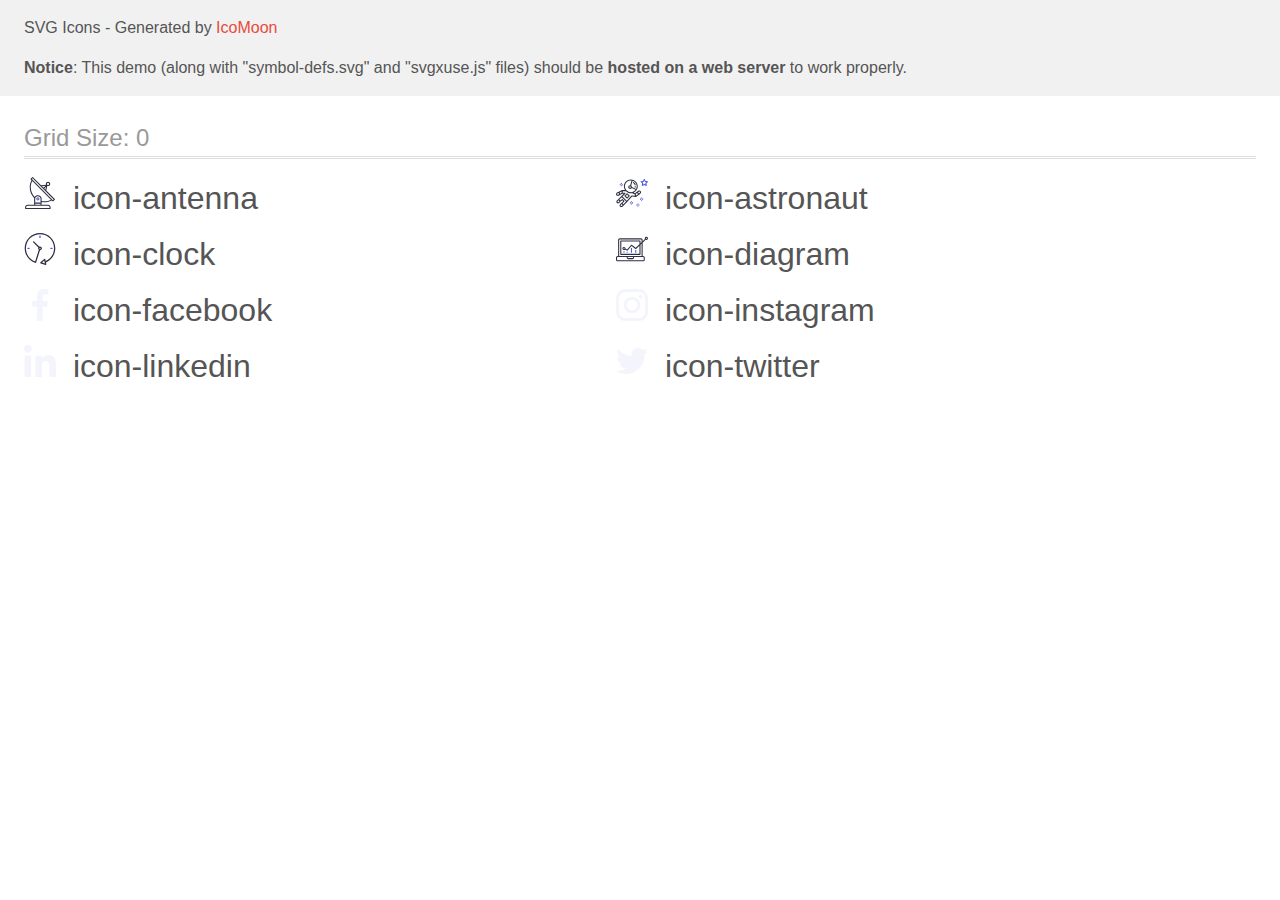
<file: images/icomoon/demo-external-svg.html>
<!doctype html>
<html>
<head>
    <title>IcoMoon - SVG Icons</title>
    <meta charset="utf-8">
    <meta name="viewport" content="width=device-width, initial-scale=1">
    <link rel="stylesheet" href="demo-files/demo.css">
    <link rel="stylesheet" href="style.css">
</head>
<body>
<header class="bgc1 clearfix">
<div class="mhl">
    <p>SVG Icons - Generated by <a href="https://icomoon.io/app">IcoMoon</a></p><p><strong>Notice</strong>: This demo (along with "symbol-defs.svg" and "svgxuse.js" files) should be <b>hosted on a web server</b> to work properly.</p>
</div>
</header>
    <div class="clearfix mhl ptl">
        <h1 class="mvm mtn fgc1">Grid Size: 0</h1>
        <div class="glyph fs1">
            <div class="clearfix pbs">
                <svg class="icon icon-antenna"><use xlink:href="symbol-defs.svg#icon-antenna"></use></svg><span class="name"> icon-antenna</span>
            </div>
        </div>
        <div class="glyph fs1">
            <div class="clearfix pbs">
                <svg class="icon icon-astronaut"><use xlink:href="symbol-defs.svg#icon-astronaut"></use></svg><span class="name"> icon-astronaut</span>
            </div>
        </div>
        <div class="glyph fs1">
            <div class="clearfix pbs">
                <svg class="icon icon-clock"><use xlink:href="symbol-defs.svg#icon-clock"></use></svg><span class="name"> icon-clock</span>
            </div>
        </div>
        <div class="glyph fs1">
            <div class="clearfix pbs">
                <svg class="icon icon-diagram"><use xlink:href="symbol-defs.svg#icon-diagram"></use></svg><span class="name"> icon-diagram</span>
            </div>
        </div>
        <div class="glyph fs1">
            <div class="clearfix pbs">
                <svg class="icon icon-facebook"><use xlink:href="symbol-defs.svg#icon-facebook"></use></svg><span class="name"> icon-facebook</span>
            </div>
        </div>
        <div class="glyph fs1">
            <div class="clearfix pbs">
                <svg class="icon icon-instagram"><use xlink:href="symbol-defs.svg#icon-instagram"></use></svg><span class="name"> icon-instagram</span>
            </div>
        </div>
        <div class="glyph fs1">
            <div class="clearfix pbs">
                <svg class="icon icon-linkedin"><use xlink:href="symbol-defs.svg#icon-linkedin"></use></svg><span class="name"> icon-linkedin</span>
            </div>
        </div>
        <div class="glyph fs1">
            <div class="clearfix pbs">
                <svg class="icon icon-twitter"><use xlink:href="symbol-defs.svg#icon-twitter"></use></svg><span class="name"> icon-twitter</span>
            </div>
        </div>
  </div>
<script defer src="svgxuse.js"></script>
</body>
</html>
</file>
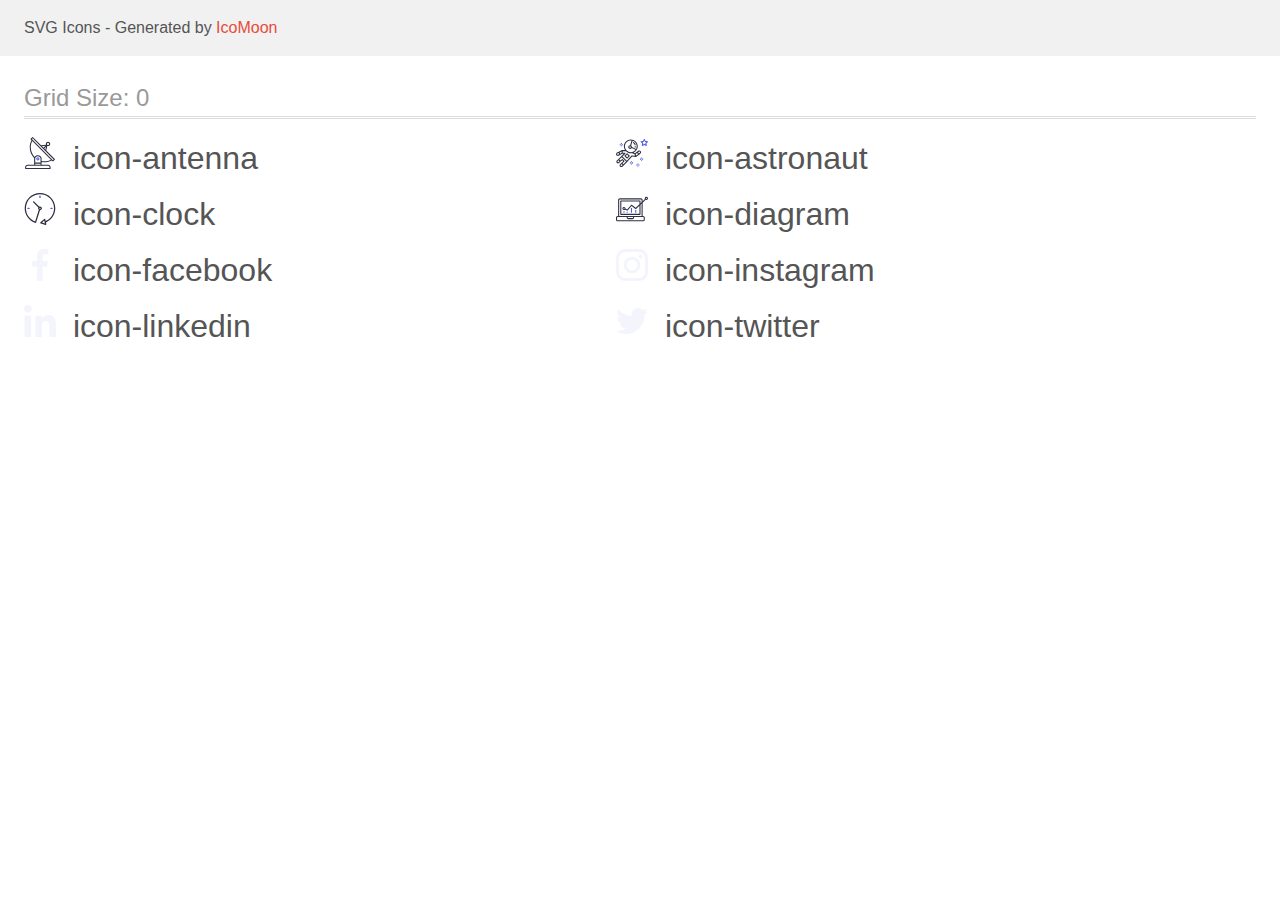
<file: images/icomoon/demo.html>
<!doctype html>
<html>
<head>
    <title>IcoMoon - SVG Icons</title>
    <meta charset="utf-8">
    <meta name="viewport" content="width=device-width, initial-scale=1">
    <link rel="stylesheet" href="demo-files/demo.css">
    <link rel="stylesheet" href="style.css">
</head>
<body>
<svg aria-hidden="true" style="position: absolute; width: 0; height: 0; overflow: hidden;" version="1.1" xmlns="http://www.w3.org/2000/svg" xmlns:xlink="http://www.w3.org/1999/xlink">
<defs>
<symbol id="icon-antenna" viewBox="0 0 32 32">
<path fill="#2e2f42" style="fill: var(--color1, #2e2f42)" d="M30.773 22.098l-8.443-8.505 0.937-4.615c0.242 0.094 0.499 0.144 0.758 0.146h0.006c1.192 0.014 2.17-0.941 2.184-2.133s-0.941-2.17-2.133-2.184c-1.192-0.014-2.17 0.941-2.184 2.133-0.003 0.255 0.039 0.509 0.125 0.749l-4.96 0.605-8.091-8.133c-0.099-0.101-0.235-0.159-0.377-0.16-0.14 0.001-0.274 0.056-0.373 0.155l-1.513 1.504c-0.208 0.208-0.208 0.546 0 0.754l0.814 0.826c-3.153 5.798-2.129 12.978 2.519 17.663 0.043 0.041 0.092 0.074 0.146 0.098-0.034 0.18-0.051 0.364-0.052 0.547v6.187h-6.4c-1.472 0.002-2.665 1.195-2.667 2.667v1.067c0 0.295 0.239 0.533 0.533 0.533h24.533c0.295 0 0.533-0.239 0.533-0.533v-1.067c-0.002-1.472-1.195-2.665-2.667-2.667h-6.4v-2.742c1.003 0.21 2.024 0.317 3.049 0.32 2.458-0.003 4.877-0.615 7.040-1.783l0.818 0.823c0.099 0.101 0.235 0.159 0.377 0.16 0.14-0.001 0.274-0.056 0.373-0.155l1.513-1.504c0.208-0.208 0.208-0.546 0-0.754zM23.28 6.233c0.418-0.415 1.093-0.414 1.509 0.004s0.414 1.093-0.004 1.508c-0.2 0.199-0.47 0.31-0.752 0.31h-0.003c-0.589-0.003-1.064-0.483-1.061-1.072 0.002-0.282 0.115-0.552 0.314-0.751h-0.002zM22.024 9.738l-0.598 2.946-1.175-1.182 1.774-1.763zM21.419 8.836l-1.92 1.909-1.485-1.493 3.405-0.415zM24.004 28.8c0.884 0 1.6 0.716 1.6 1.6v0.533h-23.467v-0.533c0-0.884 0.716-1.6 1.6-1.6h20.267zM16.537 26.667v1.067h-5.333v-1.067h5.333zM11.204 25.6v-4.053c0-1.294 1.196-2.347 2.667-2.347s2.667 1.053 2.667 2.347v4.053h-5.333zM17.604 23.904v-2.357c0-1.882-1.675-3.413-3.733-3.413-1.331-0.020-2.576 0.657-3.281 1.786-4.058-4.274-4.971-10.645-2.279-15.887l18.602 18.708c-2.872 1.461-6.165 1.873-9.309 1.163zM28.893 23.22l-21.057-21.181 0.755-0.752 7.935 7.98c0.004 0 0.006 0.007 0.010 0.010l13.115 13.191-0.757 0.752z"></path>
<path fill="#4d5ae5" style="fill: var(--color2, #4d5ae5)" d="M13.876 20.267h-0.005c-0.884-0.001-1.601 0.714-1.602 1.598s0.714 1.601 1.598 1.602h0.005c0.884 0.001 1.601-0.714 1.602-1.598s-0.714-1.601-1.598-1.602zM14.249 22.245c-0.1 0.1-0.236 0.156-0.378 0.155-0.295-0.002-0.532-0.242-0.531-0.536 0.001-0.141 0.057-0.276 0.157-0.375s0.233-0.154 0.373-0.155c0.295 0.002 0.532 0.242 0.531 0.536-0.001 0.141-0.057 0.276-0.157 0.375h0.005z"></path>
</symbol>
<symbol id="icon-astronaut" viewBox="0 0 32 32">
<path fill="#4d5ae5" style="fill: var(--color2, #4d5ae5)" d="M31.974 4.524c-0.063-0.193-0.229-0.333-0.43-0.363l-1.91-0.278-0.855-1.731c-0.179-0.365-0.777-0.365-0.956 0l-0.855 1.731-1.91 0.278c-0.201 0.029-0.367 0.17-0.431 0.363-0.062 0.193-0.011 0.405 0.135 0.547l1.383 1.348-0.326 1.903c-0.034 0.2 0.048 0.402 0.212 0.522 0.166 0.121 0.382 0.135 0.562 0.040l1.709-0.899 1.709 0.899c0.078 0.041 0.164 0.061 0.249 0.061 0.11 0 0.221-0.034 0.314-0.102 0.164-0.119 0.246-0.322 0.212-0.522l-0.326-1.903 1.383-1.348c0.145-0.142 0.197-0.354 0.135-0.547zM29.511 5.851c-0.125 0.122-0.183 0.299-0.153 0.472l0.191 1.114-1-0.526c-0.078-0.041-0.163-0.061-0.249-0.061s-0.17 0.020-0.249 0.061l-1.001 0.526 0.191-1.114c0.030-0.173-0.028-0.349-0.153-0.472l-0.81-0.789 1.119-0.163c0.174-0.025 0.324-0.134 0.402-0.292l0.5-1.013 0.5 1.013c0.078 0.157 0.228 0.267 0.402 0.292l1.119 0.163-0.809 0.789z"></path>
<path fill="#4d5ae5" style="fill: var(--color2, #4d5ae5)" d="M26.134 20.522h-1.067v1.067h1.067v-1.067z"></path>
<path fill="#4d5ae5" style="fill: var(--color2, #4d5ae5)" d="M26.134 22.656h-1.067v1.067h1.067v-1.067z"></path>
<path fill="#4d5ae5" style="fill: var(--color2, #4d5ae5)" d="M27.2 21.589h-1.067v1.067h1.067v-1.067z"></path>
<path fill="#4d5ae5" style="fill: var(--color2, #4d5ae5)" d="M25.067 21.589h-1.067v1.067h1.067v-1.067z"></path>
<path fill="#4d5ae5" style="fill: var(--color2, #4d5ae5)" d="M22.4 26.389h-1.067v1.067h1.067v-1.067z"></path>
<path fill="#4d5ae5" style="fill: var(--color2, #4d5ae5)" d="M22.4 28.522h-1.067v1.067h1.067v-1.067z"></path>
<path fill="#4d5ae5" style="fill: var(--color2, #4d5ae5)" d="M23.467 27.456h-1.067v1.067h1.067v-1.067z"></path>
<path fill="#4d5ae5" style="fill: var(--color2, #4d5ae5)" d="M21.333 27.456h-1.067v1.067h1.067v-1.067z"></path>
<path fill="#4d5ae5" style="fill: var(--color2, #4d5ae5)" d="M16 24.256h-1.067v1.067h1.067v-1.067z"></path>
<path fill="#4d5ae5" style="fill: var(--color2, #4d5ae5)" d="M16 26.389h-1.067v1.067h1.067v-1.067z"></path>
<path fill="#4d5ae5" style="fill: var(--color2, #4d5ae5)" d="M17.067 25.322h-1.067v1.067h1.067v-1.067z"></path>
<path fill="#4d5ae5" style="fill: var(--color2, #4d5ae5)" d="M14.933 25.322h-1.067v1.067h1.067v-1.067z"></path>
<path fill="#4d5ae5" style="fill: var(--color2, #4d5ae5)" d="M5.867 6.122h-1.067v1.067h1.067v-1.067z"></path>
<path fill="#4d5ae5" style="fill: var(--color2, #4d5ae5)" d="M5.867 8.255h-1.067v1.067h1.067v-1.067z"></path>
<path fill="#4d5ae5" style="fill: var(--color2, #4d5ae5)" d="M6.933 7.189h-1.067v1.067h1.067v-1.067z"></path>
<path fill="#4d5ae5" style="fill: var(--color2, #4d5ae5)" d="M4.8 7.189h-1.067v1.067h1.067v-1.067z"></path>
<path fill="#2e2f42" style="fill: var(--color1, #2e2f42)" d="M24.715 14.159c-0.287-0.388-0.709-0.637-1.188-0.705-0.481-0.068-0.956 0.058-1.34 0.352l-1.252 0.96-1.898 1.417-1.358-0.541c2.421-1.086 4.114-3.508 4.114-6.32 0-3.823-3.123-6.933-6.961-6.933s-6.961 3.11-6.961 6.933c0 1.386 0.414 2.674 1.12 3.758l-2.764-0.024c-0.002 0-0.003 0-0.005 0-0.009 0-0.015 0.004-0.023 0.005-0.053 0.002-0.105 0.013-0.155 0.031-0.013 0.005-0.026 0.008-0.038 0.013-0.006 0.003-0.013 0.003-0.019 0.006l-3.233 1.596c-0.001 0-0.001 0-0.001 0.001l-1.893 0.911c-0.021 0.009-0.042 0.021-0.063 0.035-0.755 0.502-1.012 1.489-0.598 2.295 0.22 0.429 0.595 0.745 1.056 0.889 0.178 0.055 0.359 0.083 0.539 0.083 0.29 0 0.577-0.071 0.839-0.211l1.388-0.738 2.264-1.169 1.357-0.008-5.442 5.416c-0.001 0.001-0.001 0.001-0.002 0.001l-1.339 1.333c-0.316 0.315-0.49 0.732-0.49 1.178s0.174 0.863 0.49 1.179c0.325 0.323 0.752 0.485 1.179 0.485s0.854-0.162 1.18-0.485l1.314-1.309 1.741-1.3 0.901 0.897-1.762 1.754c-0 0.001-0.001 0.001-0.002 0.001l-1.339 1.333c-0.316 0.315-0.49 0.732-0.49 1.178s0.174 0.863 0.49 1.179c0.325 0.323 0.753 0.485 1.18 0.485s0.855-0.162 1.18-0.485l3.482-3.467c0.001-0.001 0.001-0.001 0.001-0.002l1.010-1-0.004-0.004c0.006-0.006 0.015-0.009 0.022-0.015l5.166-5.658 3.471 0.494c0.025 0.004 0.050 0.005 0.075 0.005 0.065 0 0.127-0.015 0.187-0.038 0.018-0.006 0.033-0.015 0.050-0.023 0.019-0.010 0.039-0.015 0.058-0.027l3.213-2.133c0.012-0.008 0.018-0.021 0.029-0.029 0.013-0.010 0.029-0.014 0.041-0.026l1.271-1.191c0.662-0.62 0.753-1.635 0.212-2.362zM2.13 17.77c-0.173 0.093-0.37 0.111-0.558 0.052-0.187-0.058-0.338-0.186-0.427-0.358-0.161-0.314-0.068-0.695 0.214-0.902l1.314-0.632 0.449 1.313-0.992 0.527zM5.628 15.942l-1.548 0.8-0.439-1.283 2.027-1.001-0.040 1.484zM20.727 9.322c0 0.918-0.219 1.785-0.599 2.559l-4.181-1.899c-0.044-0.573-0.341-1.075-0.788-1.388l1.464-4.86c2.378 0.756 4.105 2.974 4.105 5.588zM8.938 9.322c0-3.235 2.644-5.867 5.894-5.867 0.253 0 0.5 0.021 0.745 0.052l-1.432 4.754c-0.019-0.001-0.037-0.006-0.057-0.006-1.033 0-1.873 0.837-1.873 1.867s0.84 1.867 1.873 1.867c0.694 0 1.294-0.383 1.618-0.945l3.862 1.755c-1.075 1.446-2.795 2.39-4.737 2.39-3.25 0-5.894-2.632-5.894-5.867zM14.894 10.122c0 0.441-0.362 0.8-0.806 0.8s-0.806-0.359-0.806-0.8c0-0.441 0.362-0.8 0.806-0.8s0.806 0.359 0.806 0.8zM2.465 25.146c-0.236 0.234-0.619 0.234-0.854 0.001-0.114-0.114-0.176-0.263-0.176-0.423s0.062-0.309 0.176-0.421l0.962-0.958 0.851 0.848-0.959 0.955zM5.679 28.88c-0.236 0.234-0.619 0.235-0.855 0.001-0.114-0.114-0.176-0.263-0.176-0.423s0.062-0.309 0.176-0.421l0.963-0.959 0.852 0.848-0.96 0.955zM9.16 25.411c-0.001 0-0.001 0-0.002 0.001l-1.765 1.76-0.852-0.848 1.763-1.755c0 0 0 0 0-0s0.001-0.001 0.002-0.001c0.040-0.040 0.065-0.088 0.090-0.135 0.007-0.014 0.020-0.026 0.026-0.040 0.017-0.041 0.019-0.085 0.026-0.129 0.003-0.025 0.014-0.047 0.014-0.073 0-0.036-0.013-0.070-0.020-0.106-0.006-0.032-0.006-0.065-0.019-0.095-0.020-0.050-0.055-0.094-0.091-0.138-0.010-0.012-0.014-0.027-0.025-0.038 0 0 0 0-0.001 0s-0.001-0.002-0.001-0.002l-1.607-1.6c-0.017-0.017-0.039-0.024-0.058-0.038-0.028-0.022-0.055-0.042-0.087-0.058-0.030-0.015-0.061-0.024-0.093-0.033-0.034-0.010-0.067-0.017-0.103-0.020-0.033-0.002-0.063 0.001-0.095 0.005-0.036 0.004-0.069 0.009-0.104 0.020-0.034 0.011-0.063 0.027-0.094 0.045-0.020 0.011-0.042 0.015-0.061 0.029l-1.773 1.324-0.901-0.897 2.399-2.386 4.361 4.289-0.928 0.919zM15.979 18.394c-0.015-0.002-0.030 0.004-0.045 0.003-0.039-0.002-0.076 0.001-0.115 0.007-0.030 0.005-0.059 0.011-0.088 0.021-0.034 0.012-0.065 0.028-0.097 0.047-0.030 0.018-0.057 0.037-0.083 0.061-0.013 0.011-0.028 0.017-0.040 0.029l-4.698 5.146-4.328-4.257 2.833-2.818c0.209-0.208 0.21-0.546 0.002-0.755-0.105-0.105-0.243-0.157-0.381-0.156v-0.001l-2.219 0.013 0.028-1.607 3.104 0.027c1.265 1.294 3.029 2.101 4.981 2.101 0.437 0 0.864-0.045 1.279-0.123 0.040 0.032 0.079 0.065 0.13 0.085l2.41 0.96 0.152 0.758 0.178 0.885-3.003-0.427zM20.020 18.572l-0.313-1.558 1.446-1.080 0.947 1.257-2.080 1.381zM23.774 15.741l-0.838 0.785-0.931-1.236 0.831-0.637c0.155-0.119 0.351-0.168 0.543-0.143 0.193 0.027 0.364 0.128 0.48 0.284 0.217 0.292 0.18 0.699-0.085 0.947z"></path>
<path fill="#2e2f42" style="fill: var(--color1, #2e2f42)" d="M13.602 18.544l-2.143-2.133c-0.207-0.207-0.545-0.207-0.753 0l-2.142 2.133c-0.1 0.101-0.157 0.236-0.157 0.378s0.056 0.278 0.157 0.378l2.142 2.133c0.104 0.103 0.241 0.155 0.377 0.155s0.273-0.052 0.376-0.155l2.143-2.133c0.1-0.1 0.157-0.236 0.157-0.378s-0.057-0.278-0.157-0.378zM11.083 20.303l-1.387-1.381 1.387-1.381 1.387 1.381-1.387 1.381z"></path>
<path fill="#2e2f42" style="fill: var(--color1, #2e2f42)" d="M17.164 5.071l-0.258 1.036c0.071 0.018 1.738 0.452 1.738 2.149h1.067c-0-2.017-1.666-2.965-2.547-3.185z"></path>
<path fill="#2e2f42" style="fill: var(--color1, #2e2f42)" d="M19.711 9.322h-1.067v1.067h1.067v-1.067z"></path>
</symbol>
<symbol id="icon-clock" viewBox="0 0 32 32">
<path fill="#2e2f42" style="fill: var(--color1, #2e2f42)" d="M31.297 15.301c-0.002-8.452-6.855-15.303-15.308-15.301s-15.303 6.855-15.301 15.308c0.001 6.658 4.307 12.551 10.649 14.576 0.061 0.019 0.124 0.029 0.187 0.029 0.121-0 0.239-0.032 0.342-0.094 0.135-0.080 0.236-0.207 0.283-0.356l3.865-12.25c1.057-0.005 1.909-0.866 1.903-1.923s-0.866-1.909-1.923-1.903c-0.284 0.001-0.565 0.067-0.82 0.191l-5.106-5.107c-0.253-0.245-0.657-0.238-0.902 0.016-0.239 0.247-0.239 0.639 0 0.886l5.103 5.109c-0.392 0.799-0.168 1.764 0.536 2.309l-3.683 11.673c-7.278-2.681-11.004-10.754-8.323-18.032s10.754-11.004 18.032-8.323c7.278 2.681 11.004 10.754 8.323 18.032-1.31 3.556-4.001 6.431-7.462 7.973l-0.398-1.874c-0.073-0.345-0.411-0.565-0.756-0.492-0.109 0.023-0.209 0.074-0.293 0.148l-3.837 3.426c-0.263 0.234-0.287 0.637-0.052 0.9 0.076 0.085 0.174 0.149 0.283 0.184l4.899 1.564c0.335 0.108 0.694-0.077 0.802-0.412 0.034-0.106 0.040-0.219 0.017-0.328l-0.391-1.839c5.664-2.388 9.342-7.942 9.329-14.089zM15.992 14.664c0.352 0 0.638 0.286 0.638 0.638s-0.286 0.638-0.638 0.638c-0.352 0-0.638-0.285-0.638-0.638s0.285-0.638 0.638-0.638zM18.093 29.528l2.184-1.948 0.603 2.84-2.787-0.892z"></path>
<path fill="#4d5ae5" style="fill: var(--color2, #4d5ae5)" d="M15.354 3.185v1.275c0 0.352 0.285 0.638 0.638 0.638s0.638-0.285 0.638-0.638v-1.275c0-0.352-0.286-0.638-0.638-0.638s-0.638 0.286-0.638 0.638z"></path>
<path fill="#4d5ae5" style="fill: var(--color2, #4d5ae5)" d="M3.876 14.664c-0.352 0-0.638 0.286-0.638 0.638s0.285 0.638 0.638 0.638h1.275c0.352 0 0.638-0.285 0.638-0.638s-0.285-0.638-0.638-0.638h-1.275z"></path>
<path fill="#4d5ae5" style="fill: var(--color2, #4d5ae5)" d="M28.108 15.939c0.352 0 0.638-0.285 0.638-0.638s-0.285-0.638-0.638-0.638h-1.275c-0.352 0-0.638 0.286-0.638 0.638s0.286 0.638 0.638 0.638h1.275z"></path>
</symbol>
<symbol id="icon-diagram" viewBox="0 0 32 32">
<path fill="#4d5ae5" style="fill: var(--color2, #4d5ae5)" d="M14.926 14.965h1.066v4.798h-1.066v-4.797z"></path>
<path fill="#4d5ae5" style="fill: var(--color2, #4d5ae5)" d="M19.19 17.097h1.066v2.665h-1.066v-2.665z"></path>
<path fill="#4d5ae5" style="fill: var(--color2, #4d5ae5)" d="M10.661 18.696h1.066v1.066h-1.066v-1.066z"></path>
<path fill="#4d5ae5" style="fill: var(--color2, #4d5ae5)" d="M7.463 18.163h1.066v1.599h-1.066v-1.599z"></path>
<path fill="#2e2f42" style="fill: var(--color1, #2e2f42)" d="M1.599 28.291h25.587c0.883 0 1.599-0.716 1.599-1.599v-2.132c0-0.883-0.716-1.599-1.599-1.599h-0.533v-13.293l3.028-2.868c0.703 0.346 1.553 0.136 2.013-0.499s0.396-1.508-0.152-2.068-1.42-0.644-2.065-0.198c-0.644 0.446-0.873 1.292-0.542 2.002l-2.281 2.163v-1.23c0-0.883-0.716-1.599-1.599-1.599h-21.322c-0.883 0-1.599 0.716-1.599 1.599v15.992h-0.533c-0.883 0-1.599 0.716-1.599 1.599v2.132c0 0.883 0.716 1.599 1.599 1.599zM30.384 4.837c0.294 0 0.533 0.239 0.533 0.533s-0.239 0.533-0.533 0.533c-0.294 0-0.533-0.239-0.533-0.533s0.239-0.533 0.533-0.533zM3.198 6.969c0-0.294 0.239-0.533 0.533-0.533h21.322c0.294 0 0.533 0.239 0.533 0.533v2.239l-1.066 1.013v-2.186c0-0.294-0.239-0.533-0.533-0.533h-19.19c-0.294 0-0.533 0.239-0.533 0.533v13.326c0 0.294 0.239 0.533 0.533 0.533h19.19c0.294 0 0.533-0.239 0.533-0.533v-9.674l1.066-1.010v12.284h-22.388v-15.992zM7.996 13.899c-0.721-0.002-1.354 0.478-1.546 1.174s0.105 1.433 0.725 1.801c0.62 0.368 1.41 0.276 1.928-0.226l1.853 0.93c0.215 0.108 0.476 0.057 0.636-0.123l3.939-4.431 3.872 2.901c0.208 0.156 0.498 0.139 0.686-0.039l3.365-3.188v8.131h-18.124v-12.26h18.124v2.66l-3.771 3.572-3.904-2.927c-0.222-0.166-0.534-0.135-0.718 0.072l-3.993 4.493-1.493-0.746c0.011-0.064 0.018-0.129 0.020-0.193 0-0.883-0.716-1.599-1.599-1.599zM8.529 15.498c0 0.294-0.239 0.533-0.533 0.533s-0.533-0.239-0.533-0.533c0-0.294 0.239-0.533 0.533-0.533s0.533 0.239 0.533 0.533zM11.727 24.027h5.331v0.533c0 0.294-0.239 0.533-0.533 0.533h-4.264c-0.294 0-0.533-0.239-0.533-0.533v-0.533zM1.066 24.56c0-0.294 0.239-0.533 0.533-0.533h9.062v0.533c0 0.883 0.716 1.599 1.599 1.599h4.264c0.883 0 1.599-0.716 1.599-1.599v-0.533h9.062c0.294 0 0.533 0.239 0.533 0.533v2.132c0 0.294-0.239 0.533-0.533 0.533h-25.587c-0.294 0-0.533-0.239-0.533-0.533v-2.132z"></path>
</symbol>
<symbol id="icon-facebook" viewBox="0 0 32 32">
<path fill="#f4f4fd" style="fill: var(--color3, #f4f4fd)" d="M21.329 5.313h2.921v-5.088c-0.504-0.069-2.237-0.225-4.256-0.225-4.212 0-7.097 2.649-7.097 7.519v4.481h-4.648v5.688h4.648v14.312h5.699v-14.311h4.46l0.708-5.688h-5.169v-3.919c0.001-1.644 0.444-2.769 2.735-2.769z"></path>
</symbol>
<symbol id="icon-instagram" viewBox="0 0 32 32">
<path fill="#f4f4fd" style="fill: var(--color3, #f4f4fd)" d="M31.969 9.408c-0.075-1.7-0.35-2.869-0.744-3.882-0.406-1.075-1.031-2.038-1.85-2.838-0.8-0.813-1.769-1.444-2.832-1.844-1.019-0.394-2.182-0.669-3.882-0.744-1.713-0.081-2.257-0.1-6.601-0.1s-4.888 0.019-6.595 0.094c-1.7 0.075-2.869 0.35-3.882 0.744-1.075 0.406-2.038 1.031-2.838 1.85-0.813 0.8-1.444 1.769-1.844 2.832-0.394 1.019-0.669 2.182-0.744 3.882-0.081 1.713-0.1 2.257-0.1 6.601s0.019 4.888 0.094 6.595c0.075 1.7 0.35 2.869 0.744 3.882 0.406 1.075 1.038 2.038 1.85 2.838 0.8 0.813 1.769 1.444 2.832 1.844 1.019 0.394 2.182 0.669 3.882 0.744 1.706 0.075 2.25 0.094 6.595 0.094s4.888-0.018 6.595-0.094c1.7-0.075 2.869-0.35 3.882-0.744 2.151-0.831 3.851-2.532 4.682-4.682 0.394-1.019 0.669-2.182 0.744-3.882 0.075-1.707 0.094-2.251 0.094-6.595s-0.006-4.888-0.081-6.595zM29.087 22.473c-0.069 1.563-0.331 2.407-0.55 2.969-0.538 1.394-1.644 2.501-3.038 3.038-0.563 0.219-1.413 0.481-2.969 0.55-1.688 0.075-2.194 0.094-6.464 0.094s-4.782-0.018-6.464-0.094c-1.563-0.069-2.407-0.331-2.969-0.55-0.694-0.256-1.325-0.663-1.838-1.194-0.531-0.519-0.938-1.144-1.194-1.838-0.219-0.563-0.481-1.413-0.55-2.969-0.075-1.688-0.094-2.194-0.094-6.464s0.019-4.782 0.094-6.464c0.069-1.563 0.331-2.407 0.55-2.969 0.256-0.694 0.663-1.325 1.2-1.838 0.519-0.531 1.144-0.938 1.838-1.194 0.563-0.219 1.413-0.481 2.969-0.55 1.688-0.075 2.194-0.094 6.464-0.094 4.276 0 4.782 0.019 6.464 0.094 1.563 0.069 2.407 0.331 2.969 0.55 0.694 0.256 1.325 0.662 1.838 1.194 0.531 0.519 0.938 1.144 1.194 1.838 0.219 0.563 0.481 1.413 0.55 2.969 0.075 1.688 0.094 2.194 0.094 6.464s-0.019 4.77-0.094 6.457z"></path>
<path fill="#f4f4fd" style="fill: var(--color3, #f4f4fd)" d="M16.059 7.782c-4.538 0-8.22 3.682-8.22 8.22s3.682 8.22 8.22 8.22c4.538 0 8.22-3.682 8.22-8.22s-3.682-8.22-8.22-8.22zM16.059 21.335c-2.944 0-5.332-2.388-5.332-5.332s2.388-5.332 5.332-5.332c2.944 0 5.332 2.388 5.332 5.332s-2.388 5.332-5.332 5.332z"></path>
<path fill="#f4f4fd" style="fill: var(--color3, #f4f4fd)" d="M26.524 7.457c0 1.060-0.859 1.919-1.919 1.919s-1.919-0.859-1.919-1.919c0-1.060 0.859-1.919 1.919-1.919s1.919 0.859 1.919 1.919z"></path>
</symbol>
<symbol id="icon-linkedin" viewBox="0 0 32 32">
<path fill="#f4f4fd" style="fill: var(--color3, #f4f4fd)" d="M31.992 32v-0.001h0.008v-11.736c0-5.741-1.236-10.164-7.948-10.164-3.227 0-5.392 1.771-6.276 3.449h-0.093v-2.913h-6.364v21.364h6.627v-10.579c0-2.785 0.528-5.479 3.977-5.479 3.399 0 3.449 3.179 3.449 5.657v10.401h6.62z"></path>
<path fill="#f4f4fd" style="fill: var(--color3, #f4f4fd)" d="M0.528 10.636h6.635v21.364h-6.635v-21.364z"></path>
<path fill="#f4f4fd" style="fill: var(--color3, #f4f4fd)" d="M3.843-0c-2.121 0-3.843 1.721-3.843 3.843s1.721 3.879 3.843 3.879c2.121 0 3.843-1.757 3.843-3.879-0.001-2.121-1.723-3.843-3.843-3.843v0z"></path>
</symbol>
<symbol id="icon-twitter" viewBox="0 0 32 32">
<path fill="#f4f4fd" style="fill: var(--color3, #f4f4fd)" d="M32 6.078c-1.19 0.522-2.458 0.868-3.78 1.036 1.36-0.812 2.398-2.088 2.886-3.626-1.268 0.756-2.668 1.29-4.16 1.588-1.204-1.282-2.92-2.076-4.792-2.076-3.632 0-6.556 2.948-6.556 6.562 0 0.52 0.044 1.020 0.152 1.496-5.454-0.266-10.28-2.88-13.522-6.862-0.566 0.982-0.898 2.106-0.898 3.316 0 2.272 1.17 4.286 2.914 5.452-1.054-0.020-2.088-0.326-2.964-0.808 0 0.020 0 0.046 0 0.072 0 3.188 2.274 5.836 5.256 6.446-0.534 0.146-1.116 0.216-1.72 0.216-0.42 0-0.844-0.024-1.242-0.112 0.85 2.598 3.262 4.508 6.13 4.57-2.232 1.746-5.066 2.798-8.134 2.798-0.538 0-1.054-0.024-1.57-0.090 2.906 1.874 6.35 2.944 10.064 2.944 12.072 0 18.672-10 18.672-18.668 0-0.29-0.010-0.57-0.024-0.848 1.302-0.924 2.396-2.078 3.288-3.406z"></path>
</symbol>
</defs>
</svg>

<header class="bgc1 clearfix">
<div class="mhl">
    <p>SVG Icons - Generated by <a href="https://icomoon.io/app">IcoMoon</a></p>
</div>
</header>
    <div class="clearfix mhl ptl">
        <h1 class="mvm mtn fgc1">Grid Size: 0</h1>
        <div class="glyph fs1">
            <div class="clearfix pbs">
                <svg class="icon icon-antenna"><use xlink:href="#icon-antenna"></use></svg><span class="name"> icon-antenna</span>
            </div>
        </div>
        <div class="glyph fs1">
            <div class="clearfix pbs">
                <svg class="icon icon-astronaut"><use xlink:href="#icon-astronaut"></use></svg><span class="name"> icon-astronaut</span>
            </div>
        </div>
        <div class="glyph fs1">
            <div class="clearfix pbs">
                <svg class="icon icon-clock"><use xlink:href="#icon-clock"></use></svg><span class="name"> icon-clock</span>
            </div>
        </div>
        <div class="glyph fs1">
            <div class="clearfix pbs">
                <svg class="icon icon-diagram"><use xlink:href="#icon-diagram"></use></svg><span class="name"> icon-diagram</span>
            </div>
        </div>
        <div class="glyph fs1">
            <div class="clearfix pbs">
                <svg class="icon icon-facebook"><use xlink:href="#icon-facebook"></use></svg><span class="name"> icon-facebook</span>
            </div>
        </div>
        <div class="glyph fs1">
            <div class="clearfix pbs">
                <svg class="icon icon-instagram"><use xlink:href="#icon-instagram"></use></svg><span class="name"> icon-instagram</span>
            </div>
        </div>
        <div class="glyph fs1">
            <div class="clearfix pbs">
                <svg class="icon icon-linkedin"><use xlink:href="#icon-linkedin"></use></svg><span class="name"> icon-linkedin</span>
            </div>
        </div>
        <div class="glyph fs1">
            <div class="clearfix pbs">
                <svg class="icon icon-twitter"><use xlink:href="#icon-twitter"></use></svg><span class="name"> icon-twitter</span>
            </div>
        </div>
  </div>
<script defer src="svgxuse.js"></script>
</body>
</html>
</file>
<file: styles/styles.css>
:root {
    --hero-title-color: #FFFFFF;
    --hero-l-grad: linear-gradient(to right, rgba(46, 47, 66, 0.7), rgba(46, 47, 66, 0.7));
    --main-color: #2E2F42;
    --main-text-color: #434455;
    --logo-color: #4D5AE5;
    --main-active-color: #404BBF;
    --secondary-active-color: #31D0AA;
    --bg-color: #F4F4FD;
    --border-color: #E7E9FC;
    --helper-color: #8E8F99;
}

p,
h1,
h2,
h3,
h4,
h5,
h6 {
    margin: 0;
}

ul {
    margin: 0;
    padding-left: 0;
}

.container {
    width: 100%;
    max-width: 1158px;
    padding-left: 15px;
    padding-right: 15px;
    margin: 0 auto;
    /* outline: 2px solid red; */
}

body {
    font-family: Roboto, sans-serif;
    color: var(--main-text-color);
    background-color: var(--hero-title-color);
}

.link {
    text-decoration: none;
}

.list {
    list-style: none;
}

button {
    font-family: inherit;
    cursor: pointer;
}

img {
    display: block;
}

/* -----------------------------HEADER------------------------ */

.portfolio-header {
    border-bottom: 1px solid var(--border-color);
}

.header .container {
    display: flex;
    align-items: center;
}

.header-nav {
    display: flex;
    align-items: center;
}

.nav-list {
    display: flex;
    gap: 40px;
}

.header .logo {
    display: block;
    padding-top: 24px;
    padding-bottom: 24px;
    font-family: 'Raleway', sans-serif;
    font-weight: 800;
    font-size: 18px;
    line-height: 1.33;
    letter-spacing: 0.03em;
    text-transform: uppercase;
    margin-right: 75px;
}


.colored-logo-part {
    color: var(--logo-color);
}

.header-logo {
    color: var(--main-color);
}

.nav-link {
    display: block;
    font-weight: 500;
    font-size: 16px;
    line-height: 1.5;
    letter-spacing: 0.02em;
    color: var(--main-color);
    padding-top: 24px;
    padding-bottom: 24px;
}

.nav-link:is(:active, :focus, :hover) {
    color: var(--main-active-color);
    
}

.address {
    margin-left: auto;
}

.address-link {
    display: block;
    padding-top: 24px;
    padding-bottom: 24px;
}

.address-tel,
.address-mail {
    font-style: normal;
    font-size: 16px;
    line-height: 1.5;
    color: var(--main-text-color);
}

.address-link:is(:active, :focus, :hover) {
    color: var(--main-active-color);
}

.address-list {
    font-style: normal;
    display: flex;
    gap: 40px;
}

.mail {
    margin-left: 330px;
}

.current {
    color: var(--main-active-color);
}

/* -----------------------------HERO------------------------ */

.hero {
    max-width: 1440px;
    height: 600px;
    margin-left: auto;
    margin-right: auto;
    background-image: var(--hero-l-grad), url(../images/hero-bgr.jpeg);
    background-repeat: no-repeat;
    background-position: center;
    background-size: cover;
    padding-top: 188px;
    padding-bottom: 188px;
}

.hero-title {
    display: block;
    margin: 0 auto 48px auto;
    text-align: center;
    width: 496px;
    font-size: 56px;
    line-height: 1.07;
    letter-spacing: 0.02em;
    color: var(--hero-title-color);
}

.button {
    width: 159px;
    height: 56px;
    font-weight: 500;
    font-size: 16px;
    line-height: 1.5;
    letter-spacing: .04em;
    color: var(--hero-title-color);
    background-color: var(--logo-color);
    border: none;
    border-radius: 4px;
    margin: 0 auto;
    display: block;
}

.button:is(:active, :focus, :hover) {
    background-color: var(--main-active-color);
    border-color: transparent;
}

/* -----------------------------ADVANTAGES------------------------ */

.advantages {
    padding-top: 120px;
}

.advantages-wrap {
    display: flex;
    align-items: center;
    justify-content: center;
    width: 264px;
    height: 112px;
    background-color: var(--bg-color);
}

.advantages-icon {
    width: 64px;
    height: 64px;
    fill: var(--main-color);
}

.advantages-list {
    display: flex;
    justify-content: center;
    align-items: center;
    gap: 24px;
}

.visually-hidden {
    position: absolute;
    width: 1px;
    height: 1px;
    margin: -1px;
    border: 0;
    padding: 0;
    white-space: nowrap;
    clip-path: inset(100%);
    clip: rect(0 0 0 0);
    overflow: hidden;
}

.advantages-title {
    font-weight: 500;
    font-size: 20px;
    line-height: 1.2;
    letter-spacing: 0.02em;
    color: var(--main-color);
    margin-top: 8px;
    margin-bottom: 8px;
}

.advantages-text {
    font-size: 16px;
    line-height: 1.5;
    letter-spacing: 0.02em;
    color: inherit;
}

/* -----------------------------WORK------------------------ */

.work {
    padding-top: 120px;
    padding-bottom: 120px;
}

.work-title {
    margin-bottom: 72px;
    text-align: center;
    font-weight: 500;
    font-size: 36px;
    line-height: 1.2;
    letter-spacing: 0.02em;
    color: var(--main-color);
}

.work-list {
    display: flex;
    gap: 24px;
}

.work-text {
    font-size: 16px;
    line-height: 1.5;
    letter-spacing: 0.02em;
    color: inherit;
}

/* -----------------------------TEAM------------------------ */

.team {
    background-color: var(--bg-color);
    padding-top: 120px;
    padding-bottom: 120px;
}

.team-list {
    display: flex;
    gap: 24px;
}

.team-title {
    margin-bottom: 72px;
    text-align: center;
    font-size: 36px;
    line-height: 1.11;
    letter-spacing: 0.02em;
    color: var(--main-color);
}

.team-item {
    background-color: var(--hero-title-color);
    box-shadow: 0px 1px 6px rgba(46, 47, 66, 0.08), 0px 1px 1px rgba(46, 47, 66, 0.16), 0px 2px 1px rgba(46, 47, 66, 0.08);
    border-radius: 0px 0px 4px 4px;
}

.team-item div {
    text-align: center;
    padding-top: 32px;
    padding-bottom: 32px;
}

.secondary-title {
    font-weight: 500;
    font-size: 20px;
    line-height: 1.2;
    letter-spacing: 0.02em;
    color: var(--main-color);
    margin-bottom: 8px;
}

.team-text {
    font-size: 16px;
    line-height: 1.5;
    letter-spacing: 0.02em;
    color: inherit;
}

.team-soc-list {
    display: flex;
    justify-content: center;
    gap: 24px;
    margin-top: 8px;
}

.team-soc-item {
    width: 40px;
    height: 40px;
}

.team-soc-link {
    display: flex;
    justify-content: center;
    align-items: center;
    width: 100%;
    height: 100%;
    border-radius: 50%;
    background-color: var(--logo-color);
}

.team-soc-link:is(:hover, :focus) {
    background-color: var(--main-active-color);
}

.team-soc-icon {
    fill: var(--bg-color);
}

/* -----------------------------CUSTOMERS------------------------ */

.customers {
    padding-top: 130px;
    padding-bottom: 108px;
}

.customers-title {
    font-size: 36px;
    line-height: 1.11;
    letter-spacing: 0.02em;
    text-align: center;
    margin-bottom: 72px;
    color: var(--main-color);
}

.customers-list {
    display: flex;
    gap: 24px;
}

.customers-item {
    width: calc((100% - 120px) / 6);
    height: 88px;
}

.customers-link {
    width: 100%;
    height: 100%;
    border: 1px solid var(--helper-color);
    border-radius: 4px;
    display: flex;
    justify-content: center;
    align-items: center;
    color: var(--helper-color);
}

.customers-icon {
    fill: currentColor;
}

.customers-link:is(:hover, :focus) {
    border-color: var(--main-active-color);
    color: var(--main-active-color);
}

/* -----------------------------GALLERY------------------------ */

.gallery {
    padding-top: 96px;
    padding-bottom: 120px;
}

.buttons-list {
    display: flex;
    gap: 24px;
    justify-content: center;
    align-content: center;
    margin-bottom: 72px;
}

.gallery-item {
    box-shadow: 0px 1px 6px rgba(46, 47, 66, 0.08);
}

.gallery-link {
    display: block;
}

.gallery-link:is(:hover, :focus) {
    box-shadow: 
    0px 1px 6px rgba(46, 47, 66, 0.08), 
    0px 1px 1px rgba(46, 47, 66, 0.16), 
    0px 2px 1px rgba(46, 47, 66, 0.08);
}

.gallery-button {
    padding: 12px 24px;
    font-weight: 500;
    font-size: 16px;
    line-height: 1.5;
    text-align: center;
    letter-spacing: 0.04em;
    height: 48px;
    border: 1px solid var(--border-color);
    border-radius: 4px;
    color: var(--logo-color);
    background-color: var(--bg-color);
}

.gallery-button:is(:hover, :focus) {
    font-family: inherit;
    color: var(--hero-title-color);
    background-color: var(--main-active-color);
    border-color: transparent;
    box-shadow: 
    0px 3px 1px rgba(0, 0, 0, 0.1), 
    0px 2px 1px rgba(0, 0, 0, 0.08), 
    0px 2px 2px rgba(0, 0, 0, 0.12);
}

.gallery-list {
    display: flex;
    flex-wrap: wrap;
    gap: 24px;
}

.gallery-info {
    padding-top: 32px;
    padding-left: 16px;
    padding-bottom: 32px;
    border-top: none;
    border: 1px solid var(--border-color);
}

.gallery-title {
    font-weight: 500;
    font-size: 20px;
    line-height: 1.2;
    letter-spacing: 0.02em;
    color: var(--main-color);
    margin-bottom: 8px;
}

.gallery-text {
    color: var(--main-text-color);
    font-size: 16px;
    line-height: 1.5;
    letter-spacing: 0.02em;
}

/* -----------------------------FOOTER------------------------ */

.footer {
    padding-top: 105px;
    padding-bottom: 95px;
    background-color: var(--main-color);
}

.footer .container {
    display: flex;
    gap: 120px;
}

.footer .logo {
    font-family: 'Raleway', sans-serif;
    font-weight: 800;
    font-size: 18px;
    line-height: 1.33;
    letter-spacing: 0.03em;
    text-transform: uppercase;
}

.footer-logo-part {
    color: var(--hero-title-color);
}

.footer-text {
    margin-top: 16px;
    width: 264px;
    font-size: 16px;
    line-height: 1.5;
    letter-spacing: 0.02em;
    color: var(--hero-title-color);
}

.social-media-title {
    font-weight: 500;
    font-size: 16px;
    line-height: 1.5;
    letter-spacing: 0.02em;
    color: var(--hero-title-color);
    margin-bottom: 16px;
}

.social-media-list {
    display: flex;
    justify-content: center;
    gap: 16px;
}

.social-media-item {
    width: 40px;
    height: 40px;
}

.social-media-link {
    width: 100%;
    height: 100%;
    border-radius: 50%;
    display: flex;
    justify-content: center;
    align-items: center;
    background-color: rgba(255, 255, 255, 0.1);
}

.social-media-link:is(:hover, :focus) {
    background-color: var(--secondary-active-color);
}

.social-media-icon {
    fill: var(--bg-color);
}
</file>
<file: images/icomoon (1)/demo-files/demo.css>
body {
  padding: 0;
  margin: 0;
  font-family: sans-serif;
  font-size: 1em;
  line-height: 1.5;
  color: #555;
  background: #fff;
}
h1 {
  font-size: 1.5em;
  font-weight: normal;
  box-shadow: 0 1px #ddd, 0 2px #fff, 0 3px #ddd;
}
small {
  font-size: .66666667em;
}
a {
  color: #e74c3c;
  text-decoration: none;
}
a:hover, a:focus {
  box-shadow: 0 1px #e74c3c;
}
.bshadow0, input {
  box-shadow: inset 0 -2px #e7e7e7;
}
input:hover {
  box-shadow: inset 0 -2px #ccc;
}
input, fieldset {
  font-size: 1em;
  margin: 0;
  padding: 0;
  border: 0;
}
input {
  color: inherit;
  line-height: 1.5;
  height: 1.5em;
  padding: .25em 0;
}
input:focus {
  outline: none;
  box-shadow: inset 0 -2px #449fdb;
}
.glyph {
  font-size: 16px;
  margin-right: 1.5em;
  float: left;
  width: 17em;
}
svg {
  color: #000;
}
.liga {
  width: 80%;
  width: calc(100% - 2.5em);
}
.talign-right {
  text-align: right;
}
.talign-center {
  text-align: center;
}
.bgc1 {
  background: #f1f1f1;
}
.fgc0 {
  color: #000;
}
.fgc1 {
  color: #999;
}
p {
  margin-top: 1em;
  margin-bottom: 1em;
}
.mvm {
  margin-top: .75em;
  margin-bottom: .75em;
}
.mtn {
  margin-top: 0;
}
.mtl, .mal {
  margin-top: 1.5em;
}
.mbl, .mal {
  margin-bottom: 1.5em;
}
.mal, .mhl {
  margin-left: 1.5em;
  margin-right: 1.5em;
}
.mhmm {
  margin-left: 1em;
  margin-right: 1em;
}
.ptl {
  padding-top: 1.5em;
}
.pbs, .pvs {
  padding-bottom: .25em;
}
.pvs, .pts {
  padding-top: .25em;
}
.unit {
  float: left;
}
.unitRight {
  float: right;
}
.size1of2 {
  width: 50%;
}
.size1of1 {
  width: 100%;
}
.clearfix:before, .clearfix:after {
  content: " ";
  display: table;
}
.clearfix:after {
  clear: both;
}
.hidden-true {
  display: none;
}
.textbox0 {
  width: 3em;
  background: #f1f1f1;
  padding: .25em .5em;
  line-height: 1.5;
  height: 1.5em;
}
.fs0 {
  font-size: 16px;
}
.fs1 {
  font-size: 32px;
}
.name {
  margin-left: .25em;
}
</file>
<file: images/icomoon (1)/style.css>
.icon {
  display: inline-block;
  width: 1em;
  height: 1em;
  stroke-width: 0;
  stroke: currentColor;
  fill: currentColor;
}

/* ==========================================
Single-colored icons can be modified like so:
.icon-name {
  font-size: 32px;
  color: red;
}
========================================== */

.icon-Logo4 {
  width: 1.857421875em;
}

.icon-Logo5 {
  width: 1.857421875em;
}

.icon-Logo6 {
  width: 1.857421875em;
}

.icon-Logo1 {
  width: 1.857421875em;
}

.icon-Logo2 {
  width: 1.857421875em;
}

.icon-Logo3 {
  width: 1.857421875em;
}
</file>
<file: images/icomoon-main/demo-files/demo.css>
body {
  padding: 0;
  margin: 0;
  font-family: sans-serif;
  font-size: 1em;
  line-height: 1.5;
  color: #555;
  background: #fff;
}
h1 {
  font-size: 1.5em;
  font-weight: normal;
  box-shadow: 0 1px #ddd, 0 2px #fff, 0 3px #ddd;
}
small {
  font-size: .66666667em;
}
a {
  color: #e74c3c;
  text-decoration: none;
}
a:hover, a:focus {
  box-shadow: 0 1px #e74c3c;
}
.bshadow0, input {
  box-shadow: inset 0 -2px #e7e7e7;
}
input:hover {
  box-shadow: inset 0 -2px #ccc;
}
input, fieldset {
  font-size: 1em;
  margin: 0;
  padding: 0;
  border: 0;
}
input {
  color: inherit;
  line-height: 1.5;
  height: 1.5em;
  padding: .25em 0;
}
input:focus {
  outline: none;
  box-shadow: inset 0 -2px #449fdb;
}
.glyph {
  font-size: 16px;
  margin-right: 1.5em;
  float: left;
  width: 17em;
}
svg {
  color: #000;
}
.liga {
  width: 80%;
  width: calc(100% - 2.5em);
}
.talign-right {
  text-align: right;
}
.talign-center {
  text-align: center;
}
.bgc1 {
  background: #f1f1f1;
}
.fgc0 {
  color: #000;
}
.fgc1 {
  color: #999;
}
p {
  margin-top: 1em;
  margin-bottom: 1em;
}
.mvm {
  margin-top: .75em;
  margin-bottom: .75em;
}
.mtn {
  margin-top: 0;
}
.mtl, .mal {
  margin-top: 1.5em;
}
.mbl, .mal {
  margin-bottom: 1.5em;
}
.mal, .mhl {
  margin-left: 1.5em;
  margin-right: 1.5em;
}
.mhmm {
  margin-left: 1em;
  margin-right: 1em;
}
.ptl {
  padding-top: 1.5em;
}
.pbs, .pvs {
  padding-bottom: .25em;
}
.pvs, .pts {
  padding-top: .25em;
}
.unit {
  float: left;
}
.unitRight {
  float: right;
}
.size1of2 {
  width: 50%;
}
.size1of1 {
  width: 100%;
}
.clearfix:before, .clearfix:after {
  content: " ";
  display: table;
}
.clearfix:after {
  clear: both;
}
.hidden-true {
  display: none;
}
.textbox0 {
  width: 3em;
  background: #f1f1f1;
  padding: .25em .5em;
  line-height: 1.5;
  height: 1.5em;
}
.fs0 {
  font-size: 16px;
}
.fs1 {
  font-size: 32px;
}
.name {
  margin-left: .25em;
}
</file>
<file: images/icomoon-main/style.css>
.icon {
  display: inline-block;
  width: 1em;
  height: 1em;
  stroke-width: 0;
  stroke: currentColor;
  fill: currentColor;
}

/* ==========================================
Single-colored icons can be modified like so:
.icon-name {
  font-size: 32px;
  color: red;
}
========================================== */

.icon-Logo4 {
  width: 1.857421875em;
}

.icon-Logo5 {
  width: 1.857421875em;
}

.icon-Logo6 {
  width: 1.857421875em;
}

.icon-Logo1 {
  width: 1.857421875em;
}

.icon-Logo2 {
  width: 1.857421875em;
}

.icon-Logo3 {
  width: 1.857421875em;
}
</file>
<file: images/icomoon/demo-files/demo.css>
body {
  padding: 0;
  margin: 0;
  font-family: sans-serif;
  font-size: 1em;
  line-height: 1.5;
  color: #555;
  background: #fff;
}
h1 {
  font-size: 1.5em;
  font-weight: normal;
  box-shadow: 0 1px #ddd, 0 2px #fff, 0 3px #ddd;
}
small {
  font-size: .66666667em;
}
a {
  color: #e74c3c;
  text-decoration: none;
}
a:hover, a:focus {
  box-shadow: 0 1px #e74c3c;
}
.bshadow0, input {
  box-shadow: inset 0 -2px #e7e7e7;
}
input:hover {
  box-shadow: inset 0 -2px #ccc;
}
input, fieldset {
  font-size: 1em;
  margin: 0;
  padding: 0;
  border: 0;
}
input {
  color: inherit;
  line-height: 1.5;
  height: 1.5em;
  padding: .25em 0;
}
input:focus {
  outline: none;
  box-shadow: inset 0 -2px #449fdb;
}
.glyph {
  font-size: 16px;
  margin-right: 1.5em;
  float: left;
  width: 17em;
}
svg {
  color: #000;
}
.liga {
  width: 80%;
  width: calc(100% - 2.5em);
}
.talign-right {
  text-align: right;
}
.talign-center {
  text-align: center;
}
.bgc1 {
  background: #f1f1f1;
}
.fgc0 {
  color: #000;
}
.fgc1 {
  color: #999;
}
p {
  margin-top: 1em;
  margin-bottom: 1em;
}
.mvm {
  margin-top: .75em;
  margin-bottom: .75em;
}
.mtn {
  margin-top: 0;
}
.mtl, .mal {
  margin-top: 1.5em;
}
.mbl, .mal {
  margin-bottom: 1.5em;
}
.mal, .mhl {
  margin-left: 1.5em;
  margin-right: 1.5em;
}
.mhmm {
  margin-left: 1em;
  margin-right: 1em;
}
.ptl {
  padding-top: 1.5em;
}
.pbs, .pvs {
  padding-bottom: .25em;
}
.pvs, .pts {
  padding-top: .25em;
}
.unit {
  float: left;
}
.unitRight {
  float: right;
}
.size1of2 {
  width: 50%;
}
.size1of1 {
  width: 100%;
}
.clearfix:before, .clearfix:after {
  content: " ";
  display: table;
}
.clearfix:after {
  clear: both;
}
.hidden-true {
  display: none;
}
.textbox0 {
  width: 3em;
  background: #f1f1f1;
  padding: .25em .5em;
  line-height: 1.5;
  height: 1.5em;
}
.fs0 {
  font-size: 16px;
}
.fs1 {
  font-size: 32px;
}
.name {
  margin-left: .25em;
}
</file>
<file: images/icomoon/style.css>
.icon {
  display: inline-block;
  width: 1em;
  height: 1em;
  stroke-width: 0;
  stroke: currentColor;
  fill: currentColor;
}

/* ==========================================
Single-colored icons can be modified like so:
.icon-name {
  font-size: 32px;
  color: red;
}
========================================== */
</file>
